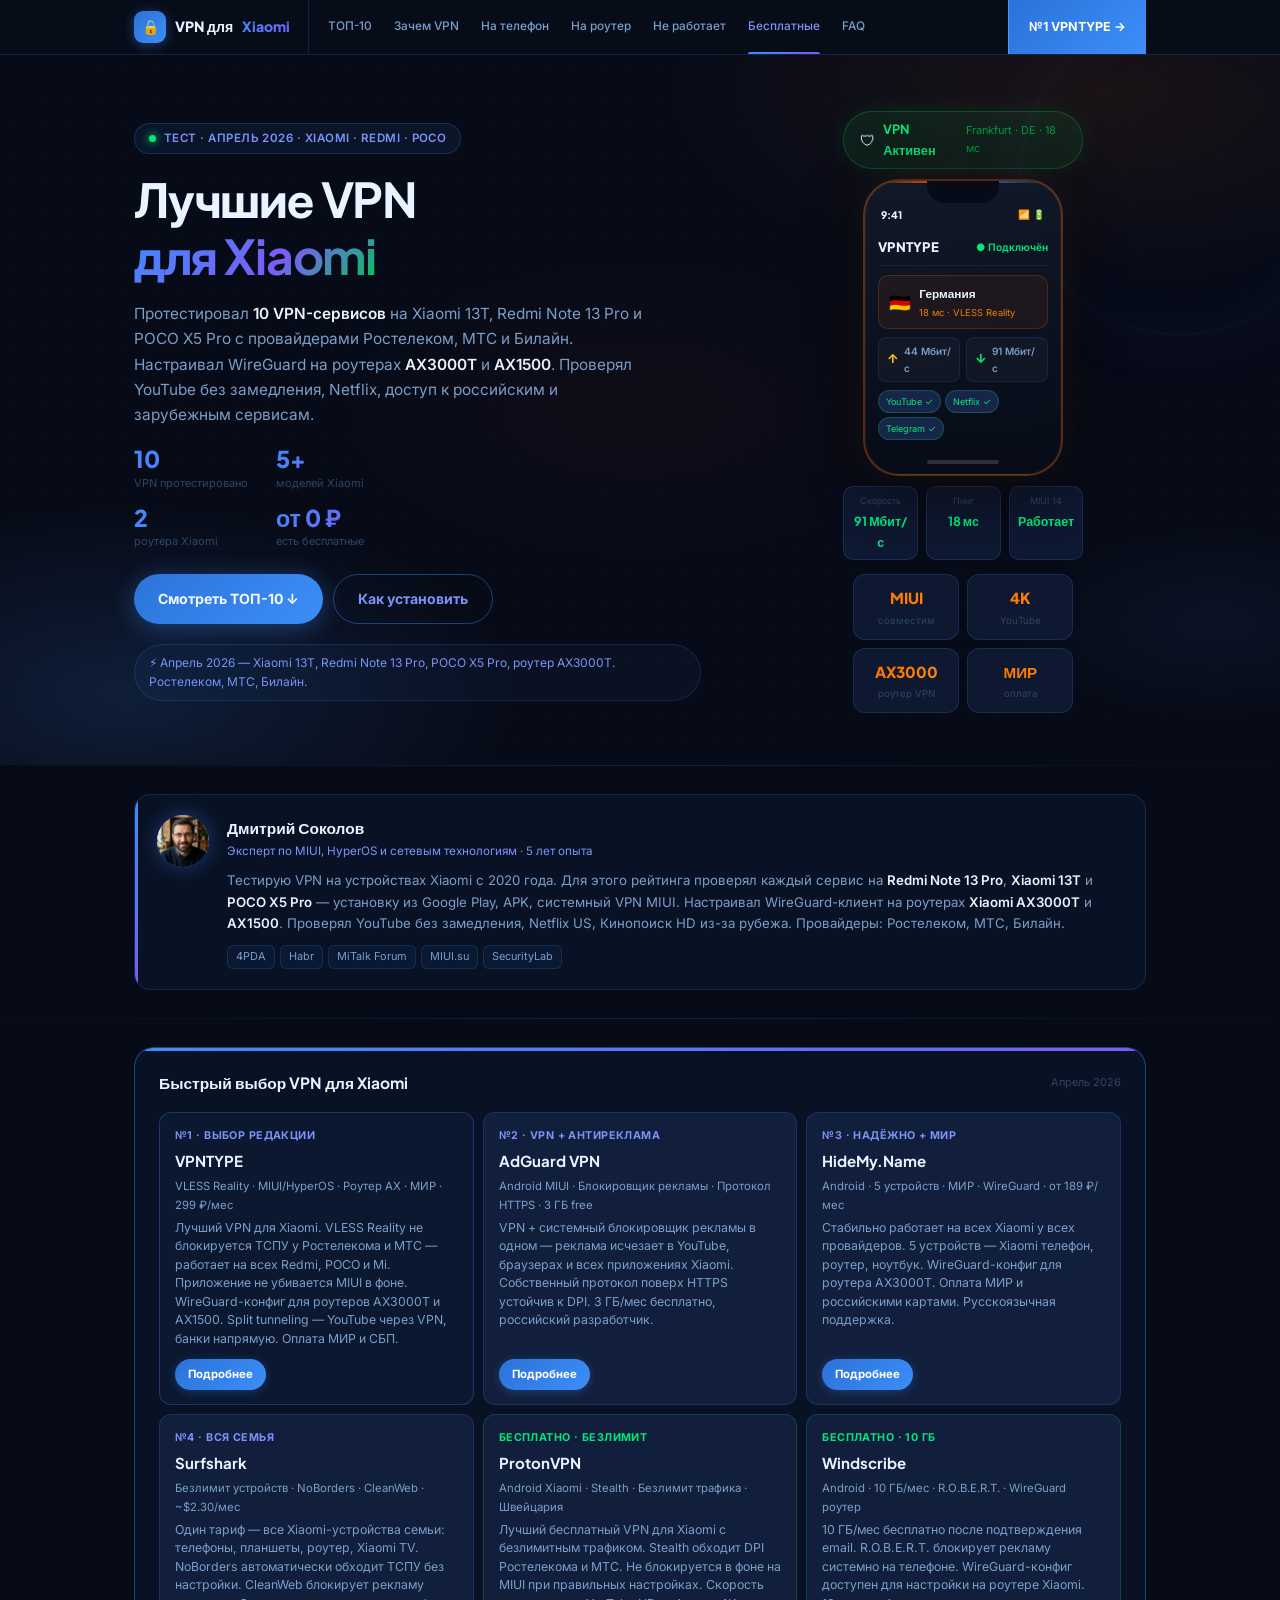
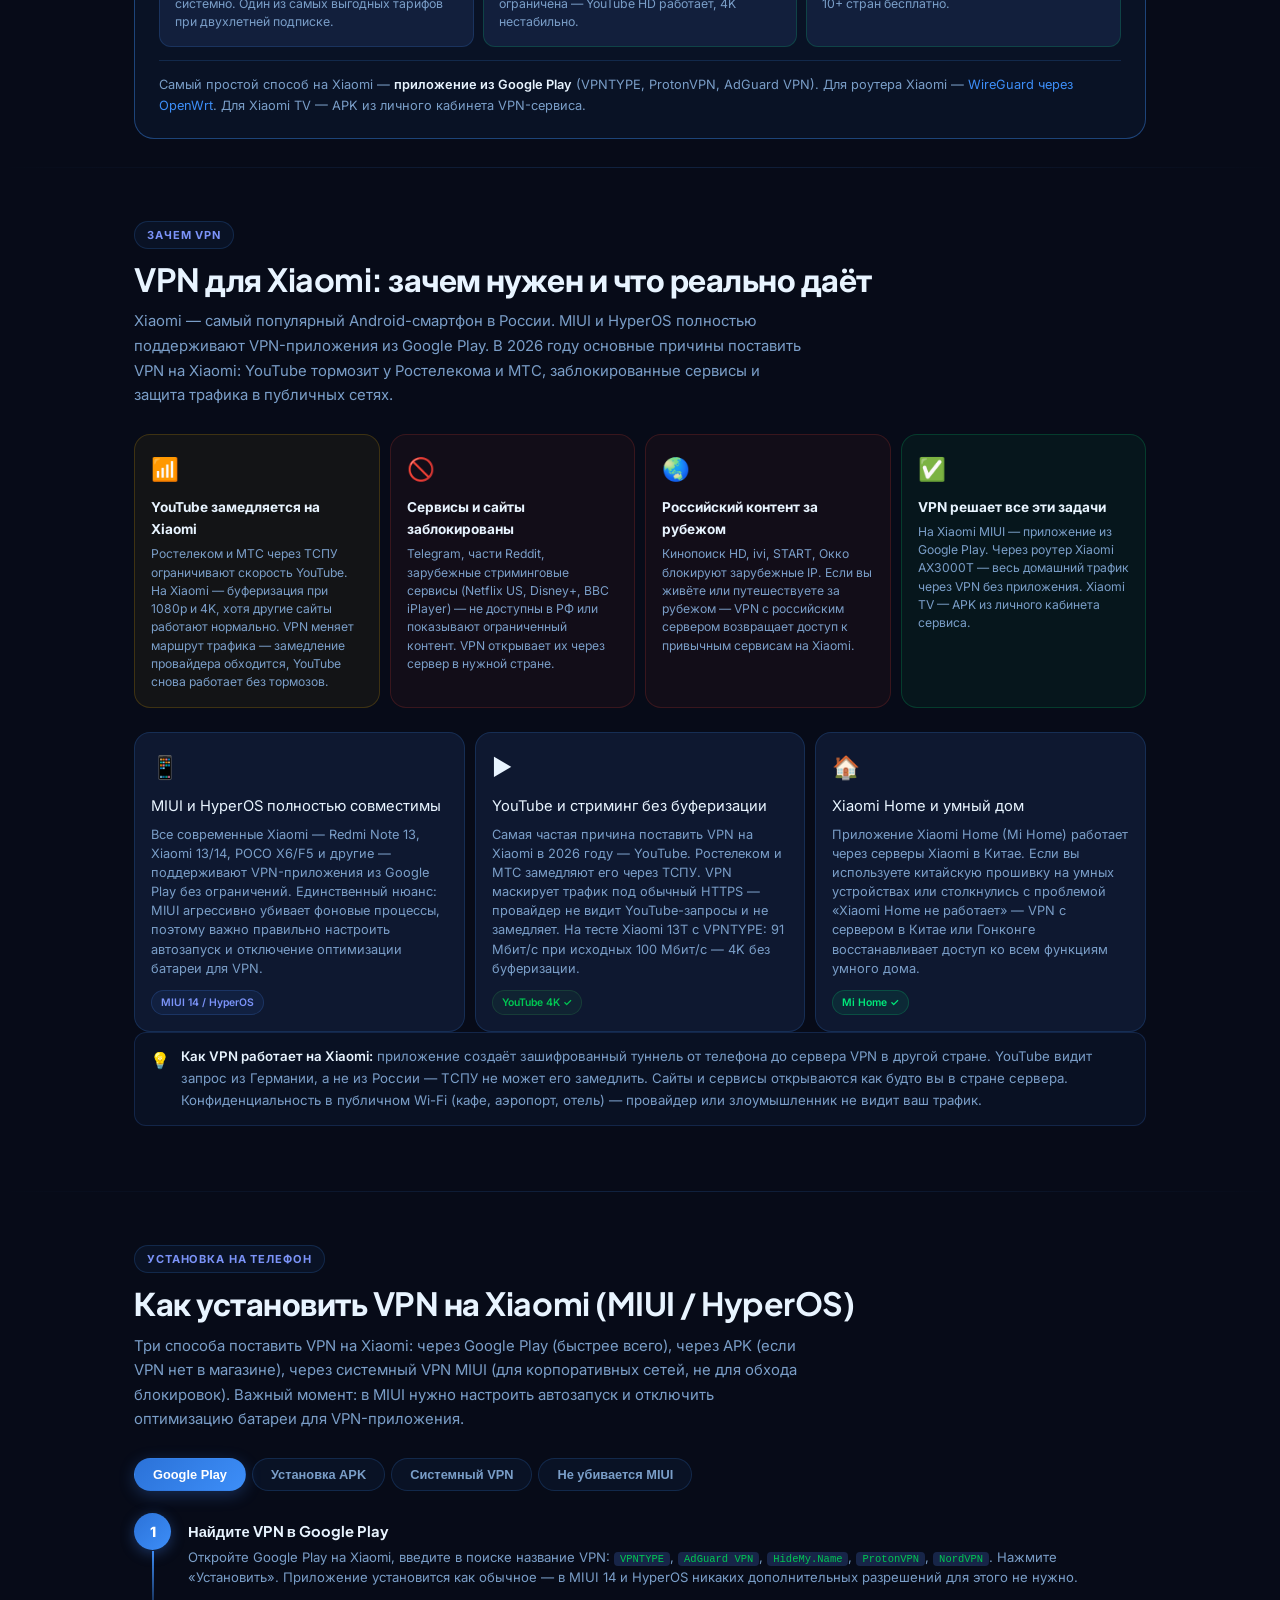
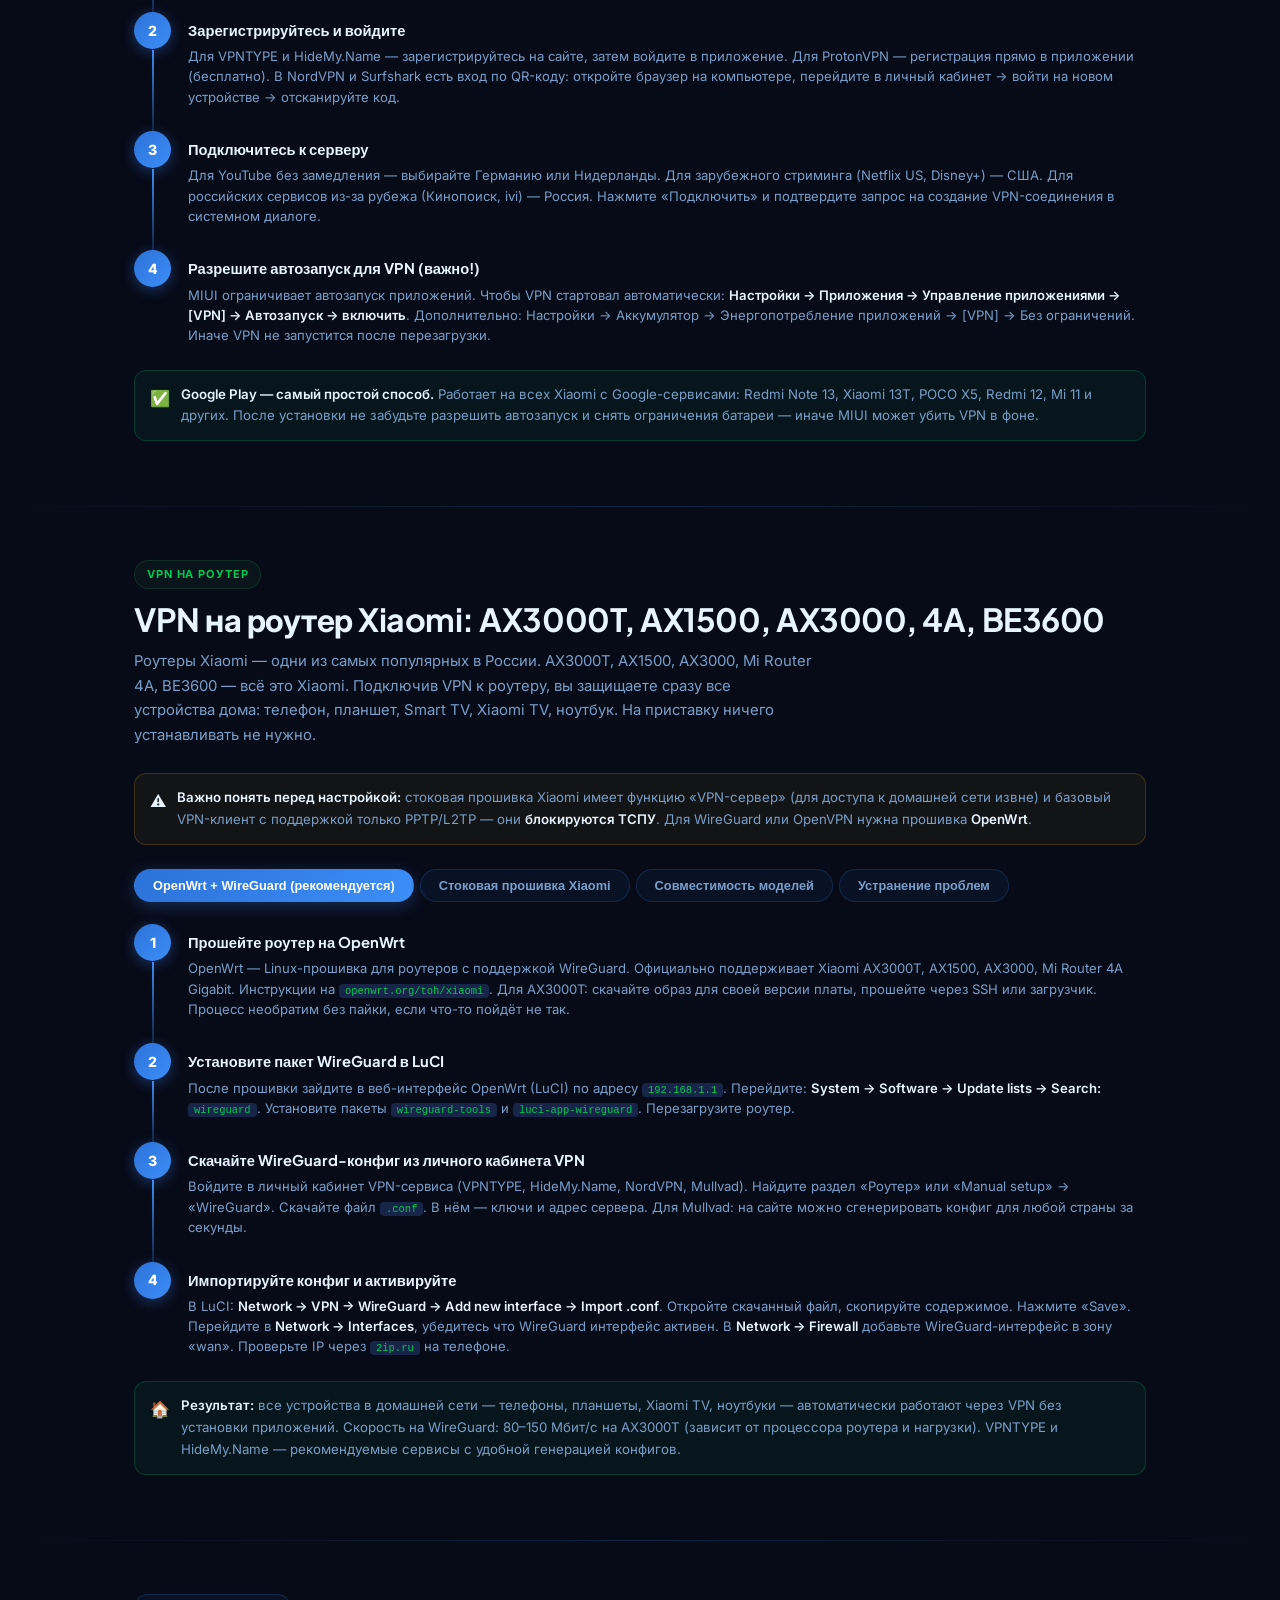
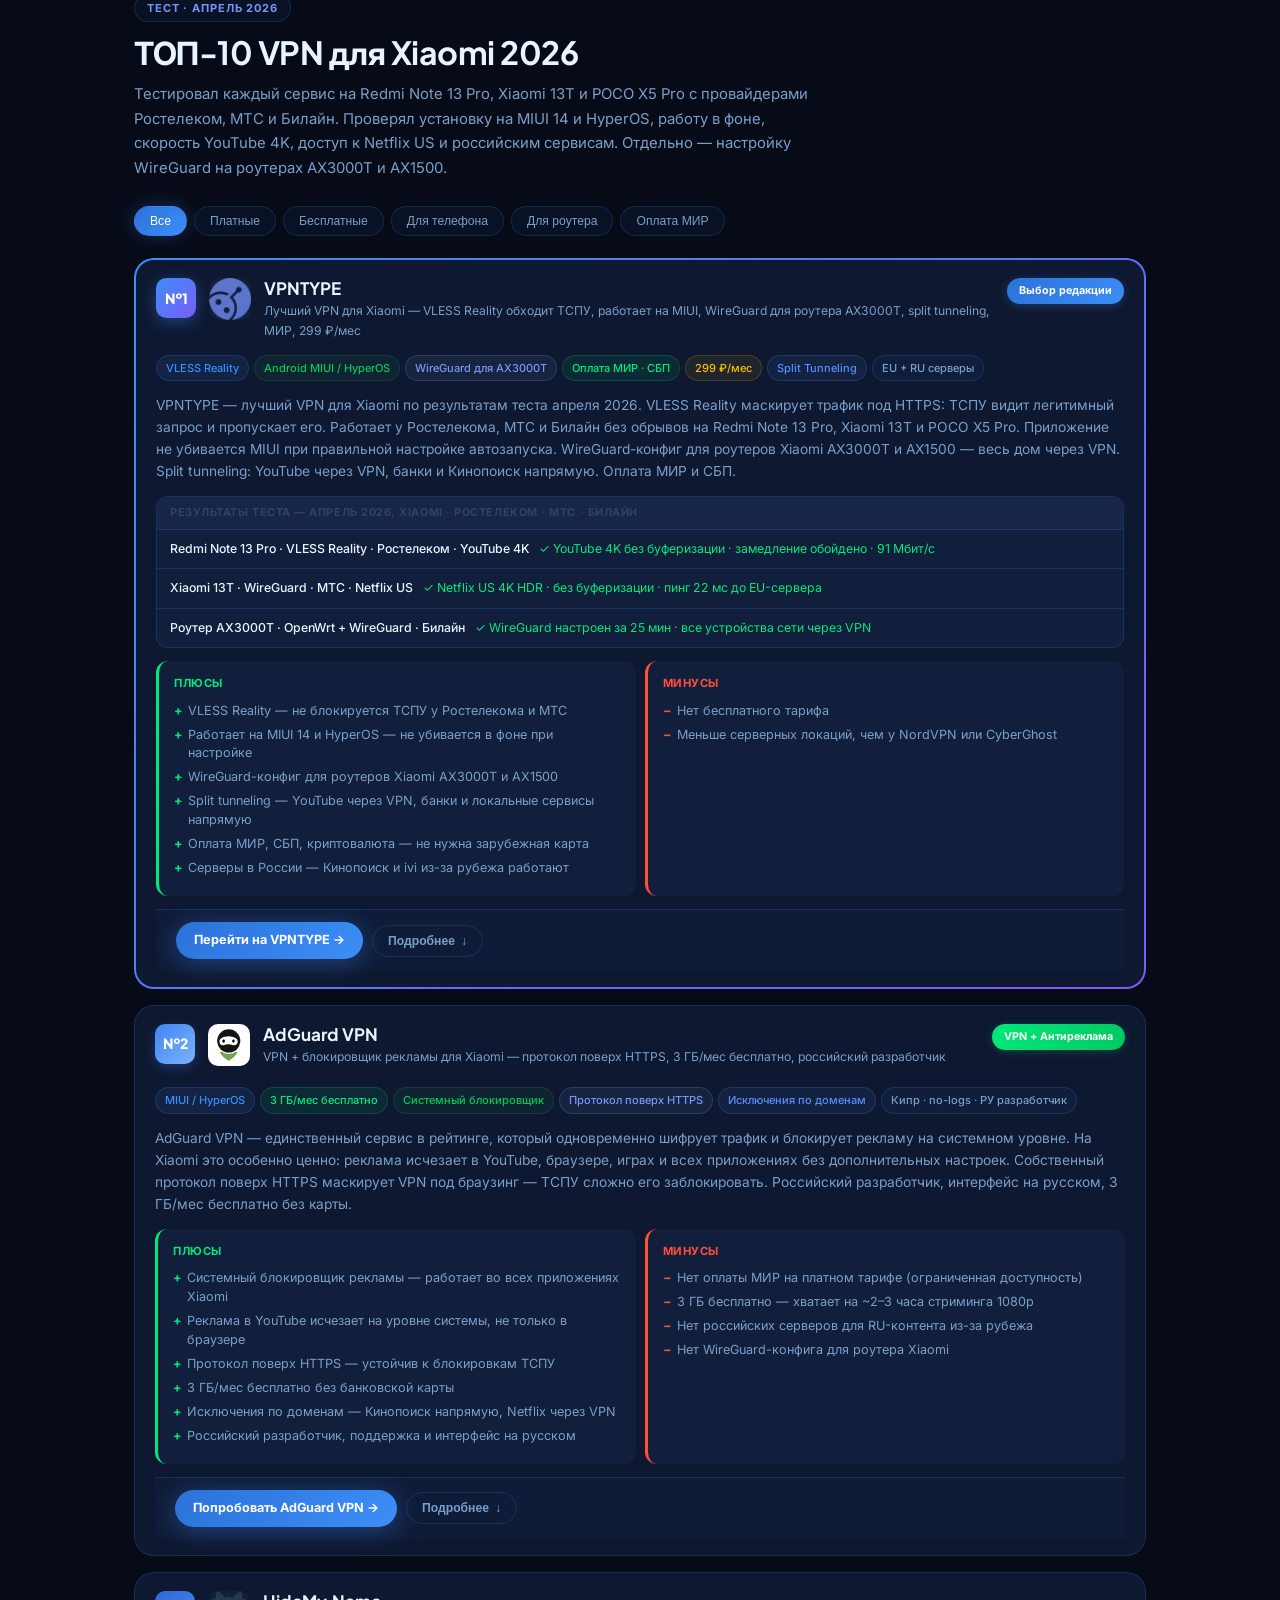
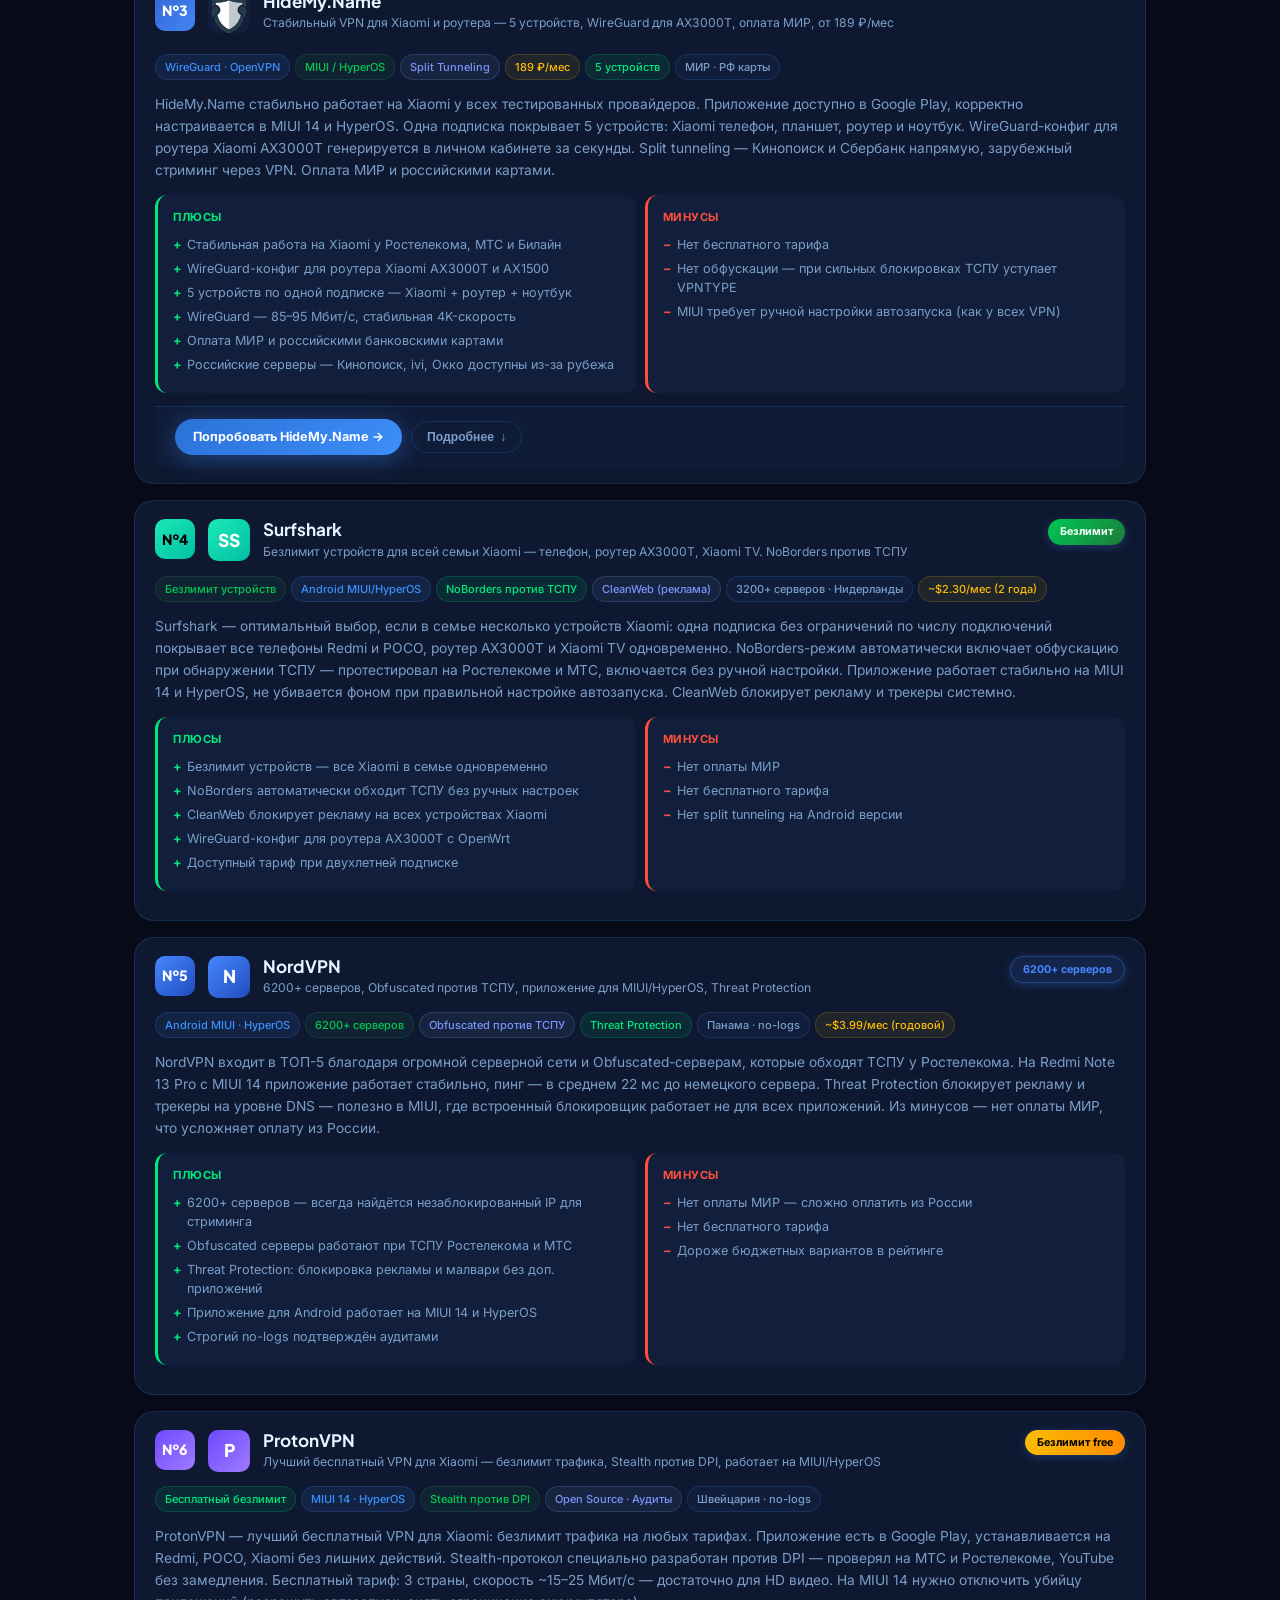
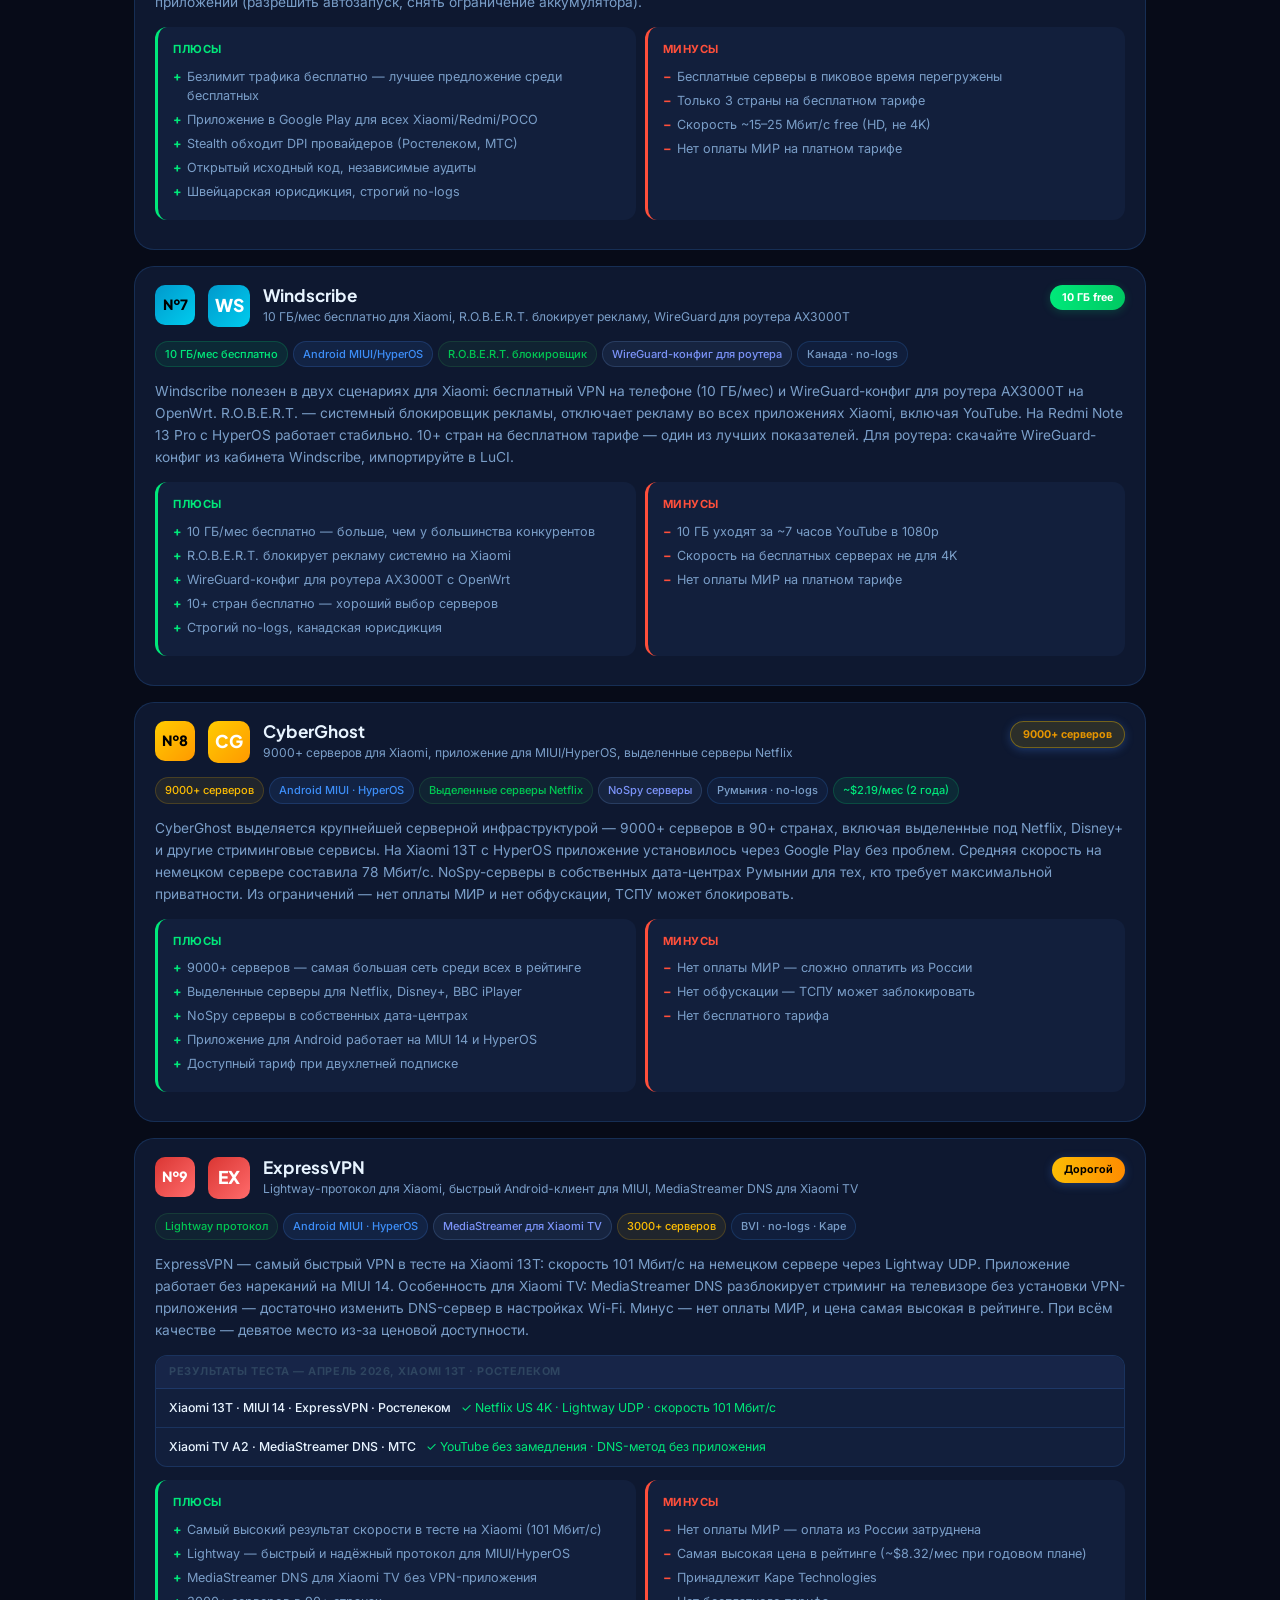
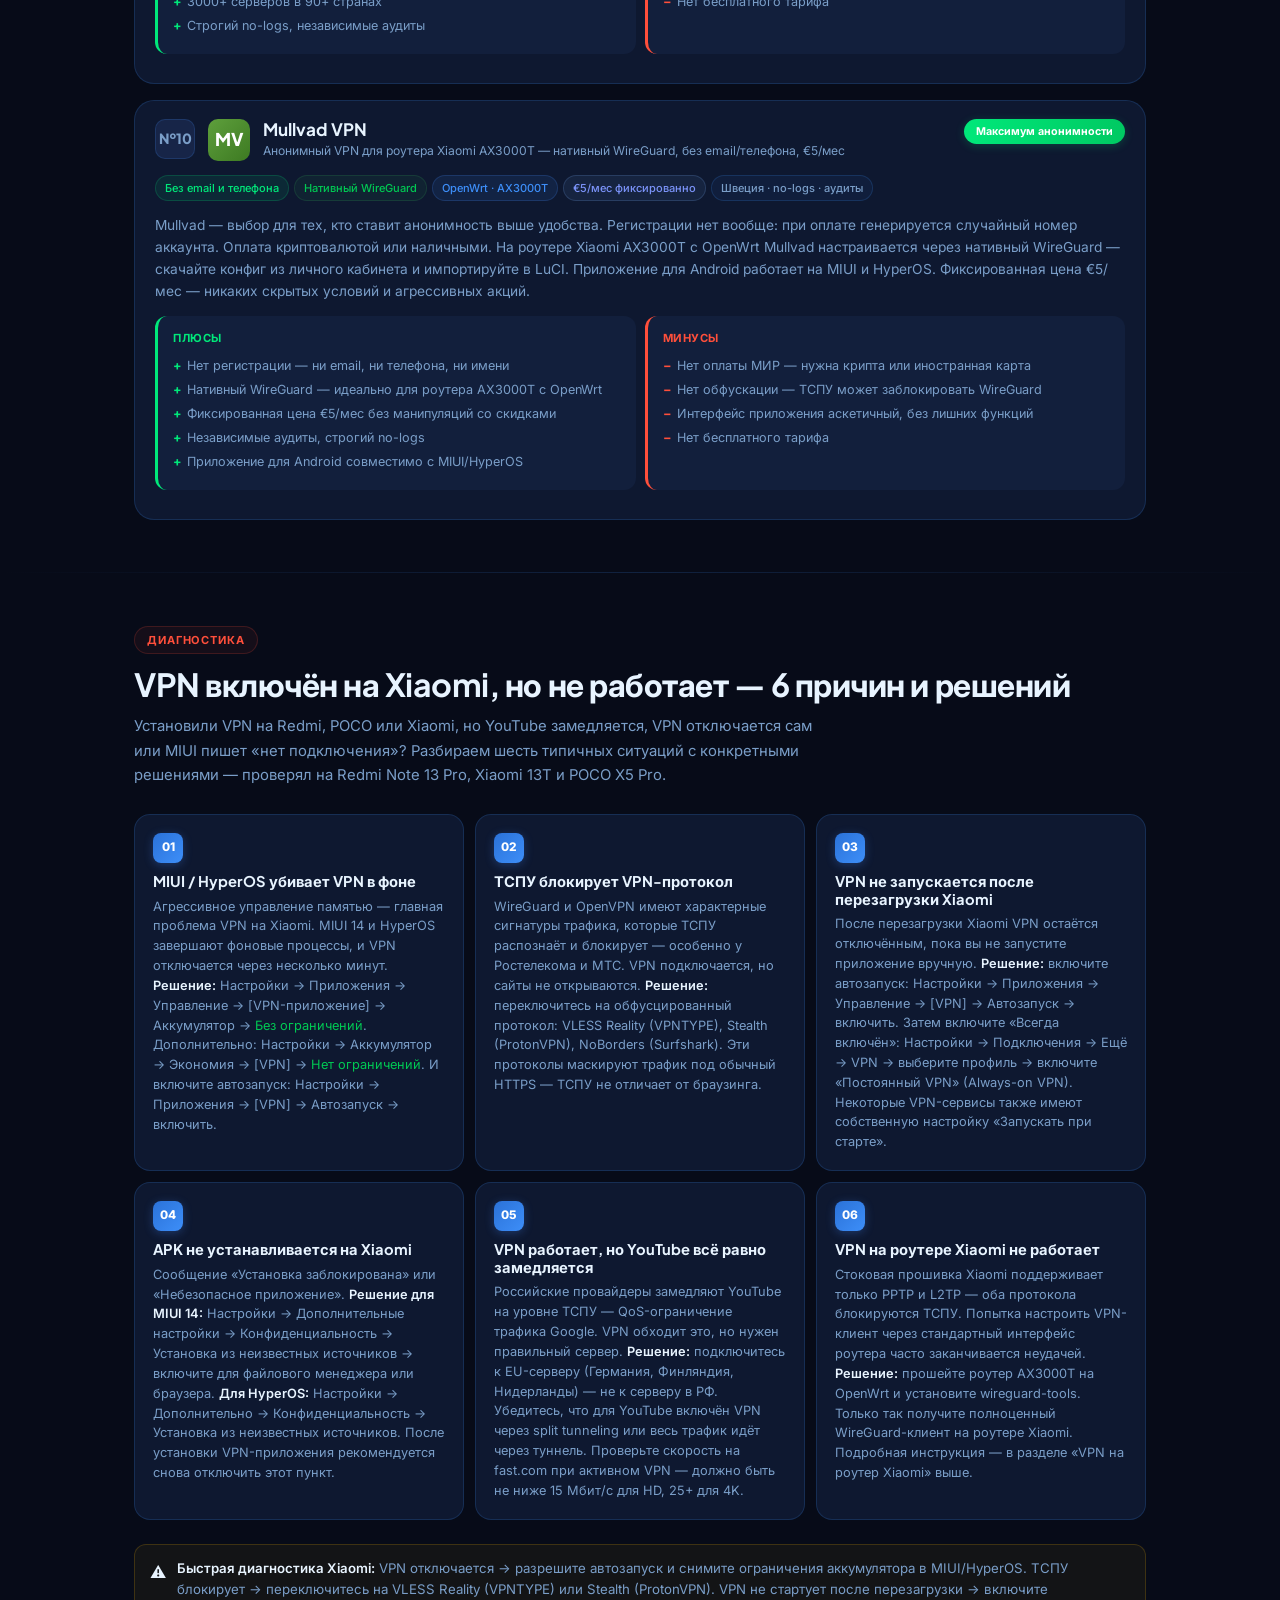
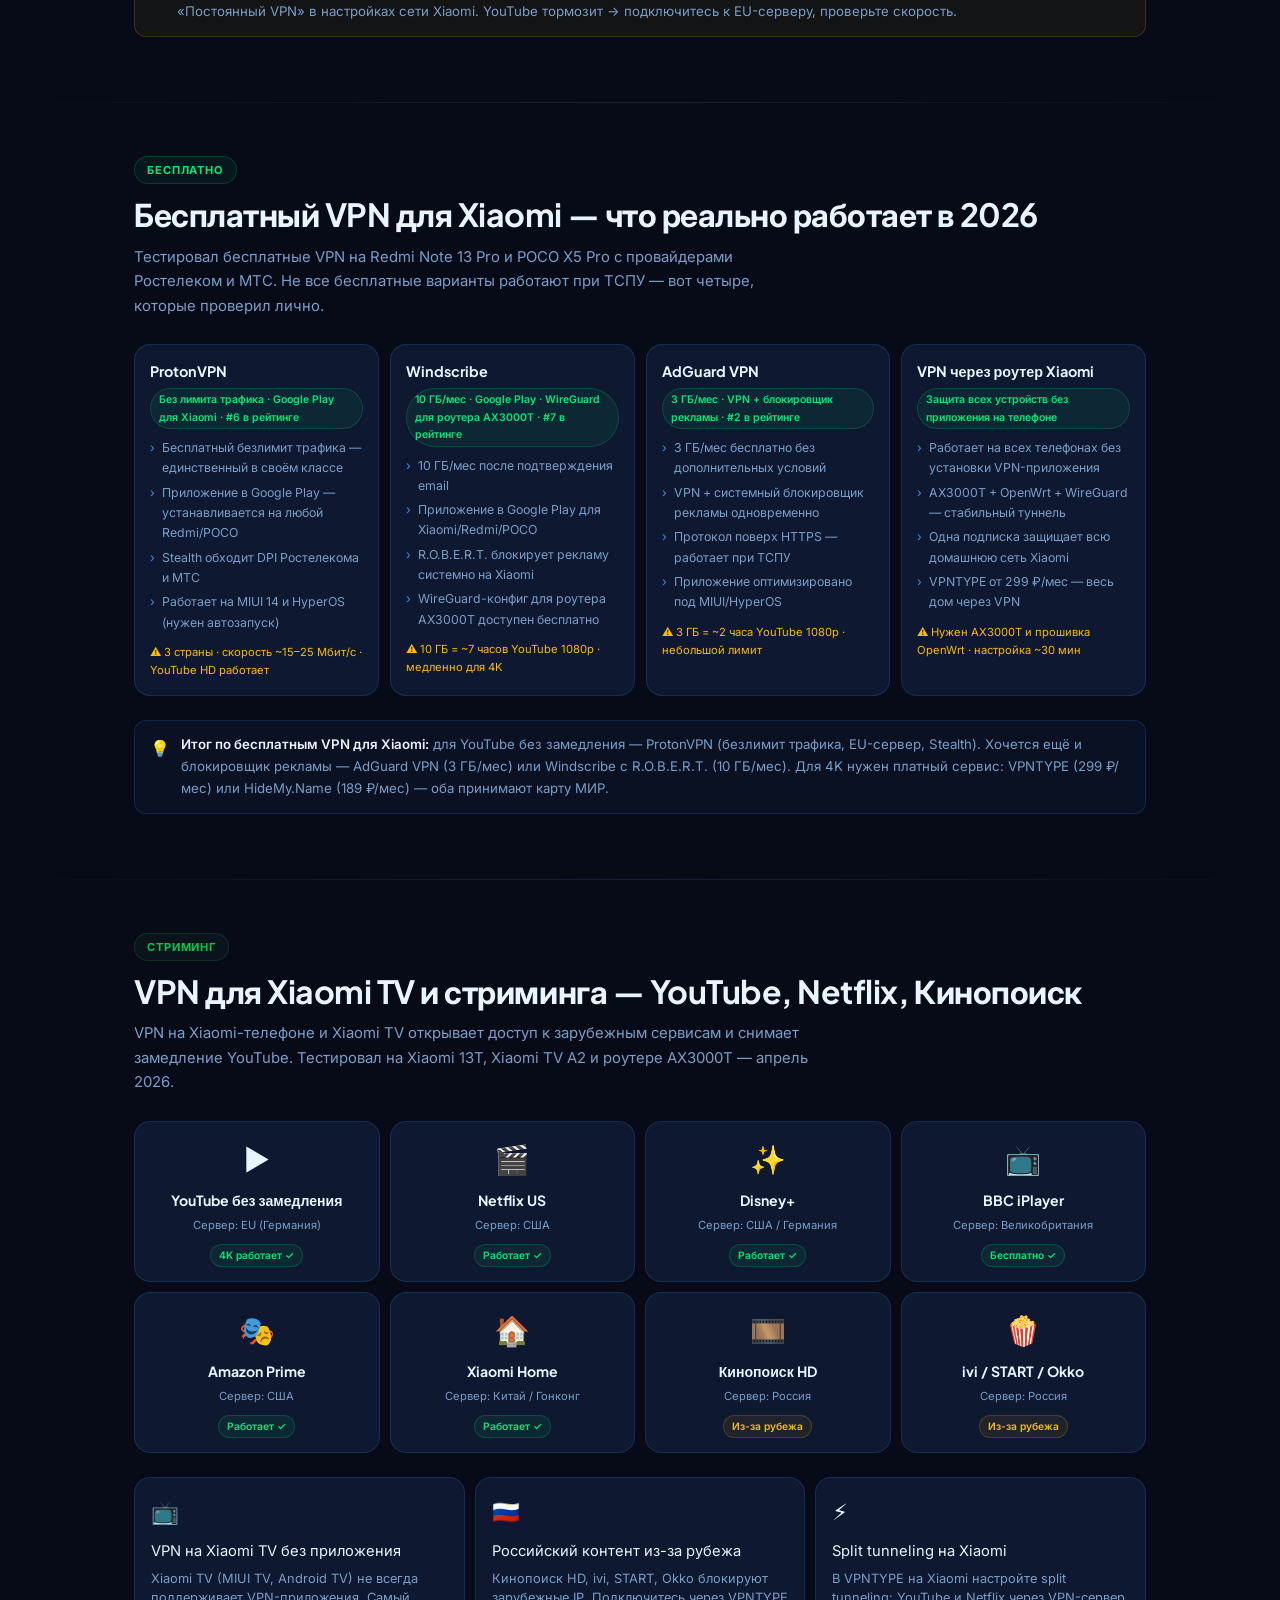
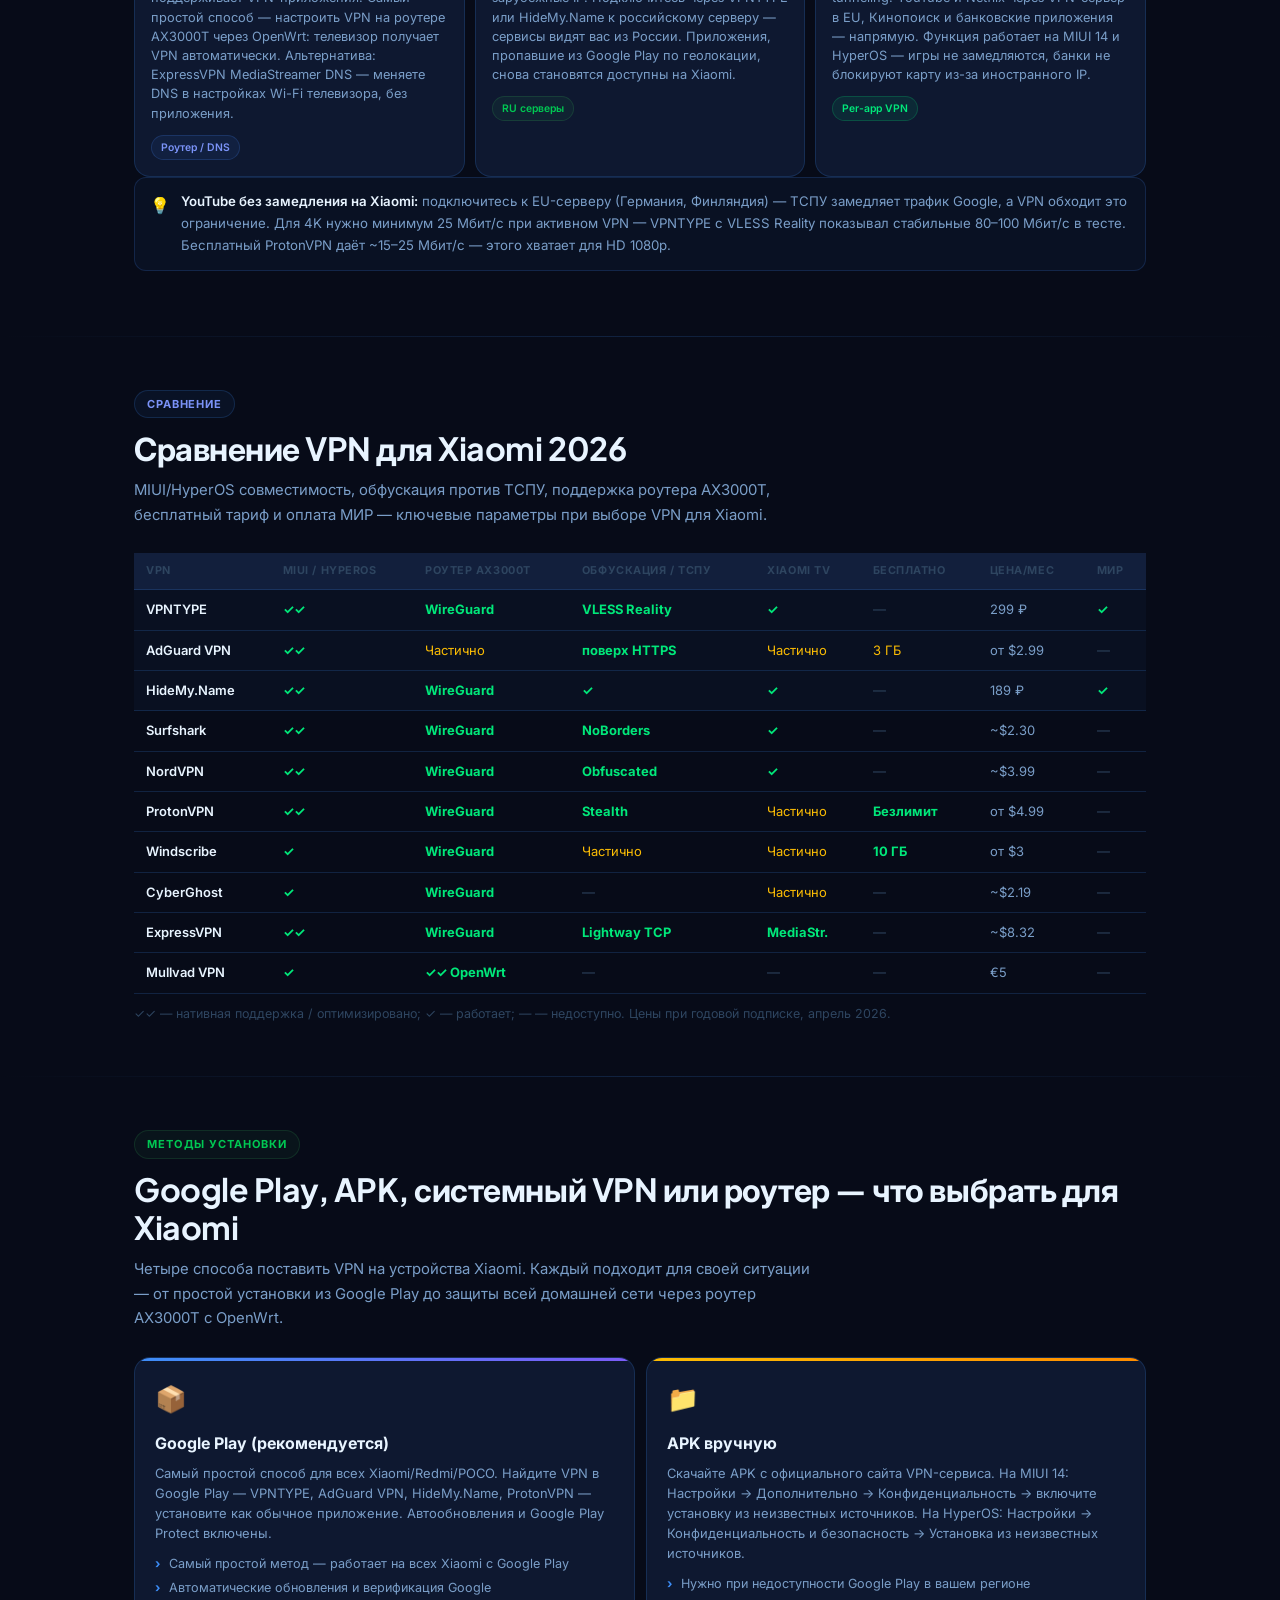
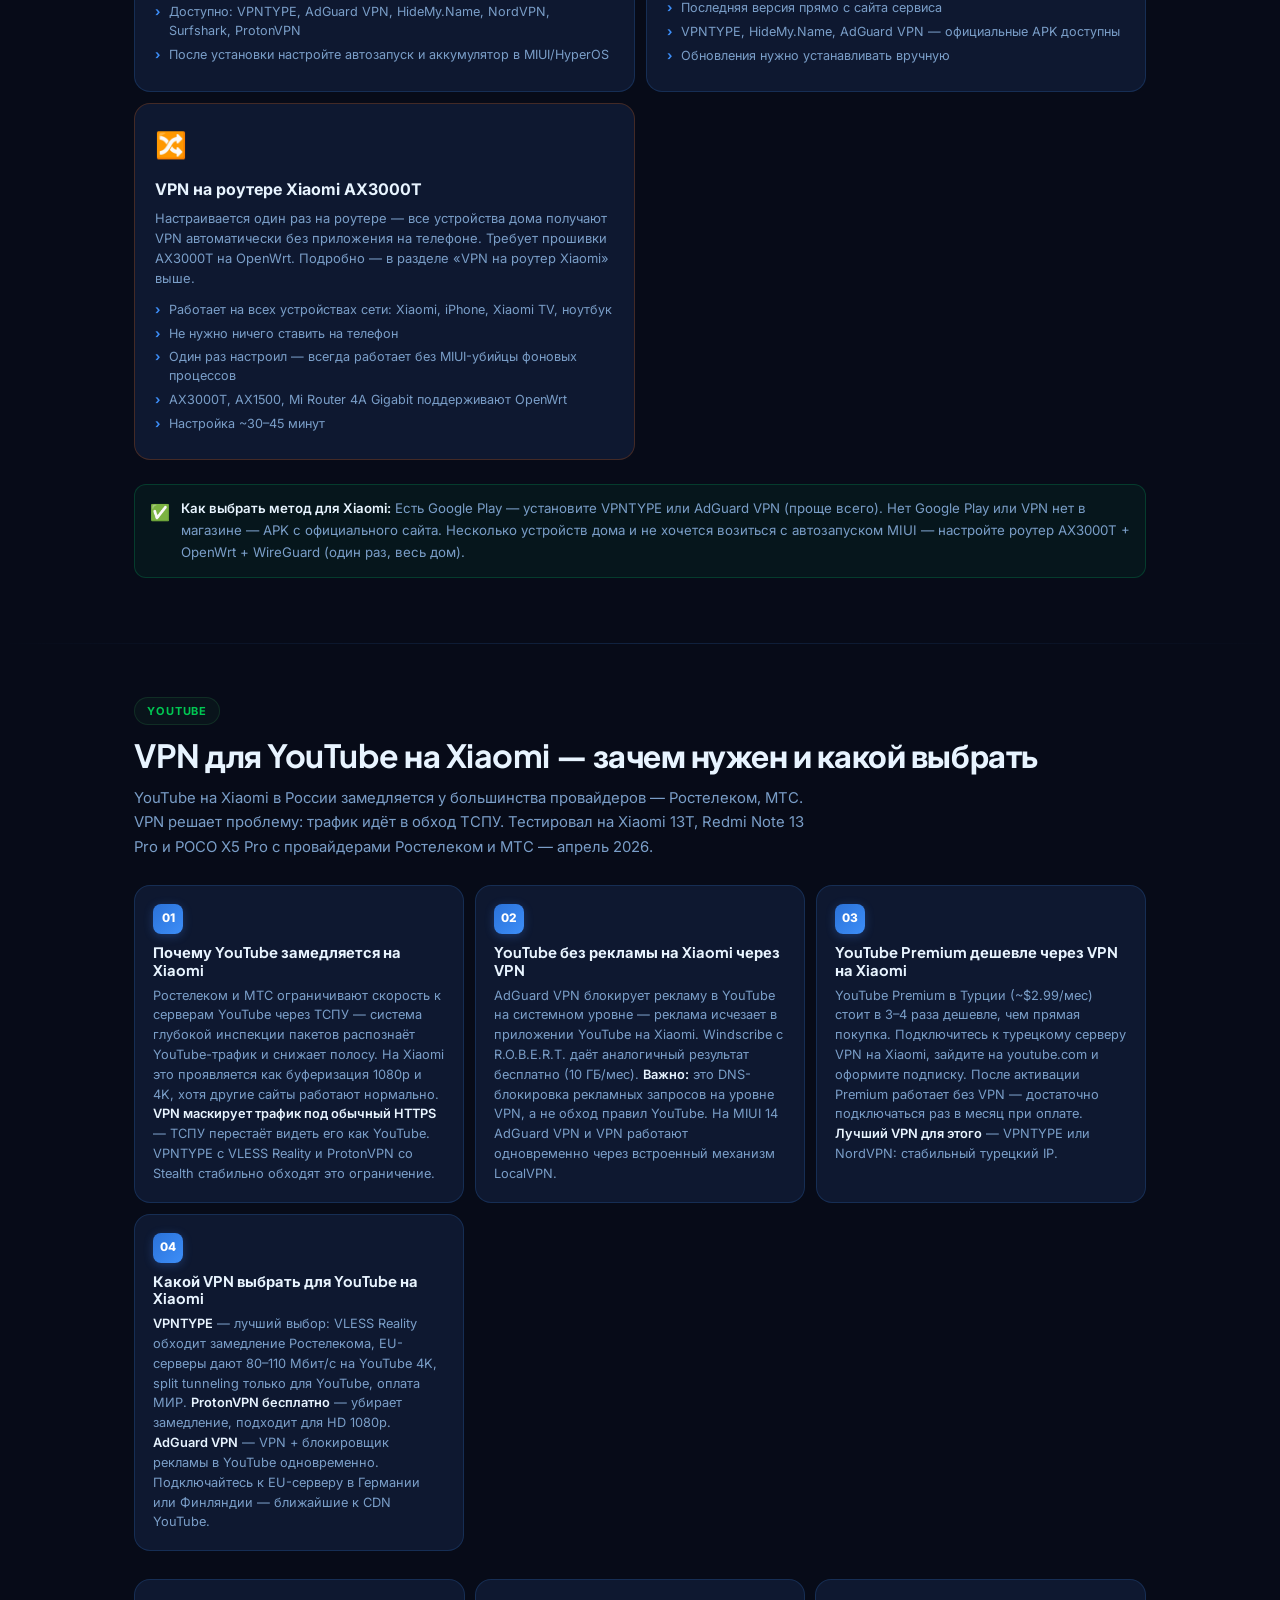
<file: index.html>
<!DOCTYPE html>
<html lang="ru">
<head>
<meta charset="UTF-8">
<meta name="viewport" content="width=device-width, initial-scale=1.0">
<title>Лучшие VPN для Xiaomi 2026 — ТОП-10: телефон, роутер AX3000T, Xiaomi TV</title>
<meta name="description" content="Протестировал 10 VPN для Xiaomi: на Redmi Note 13 Pro, Xiaomi 13T, POCO X5 Pro и роутерах AX3000T, AX1500. YouTube без замедления, настройка VPN на роутере, Xiaomi TV. Лучшие и бесплатные VPN. Апрель 2026.">
<meta name="keywords" content="впн для xiaomi, как установить впн на xiaomi, впн для роутера xiaomi, настроить впн xiaomi, xiaomi ax3000t впн">
<link rel="icon" type="image/svg+xml" href="favicon.svg">
<link rel="shortcut icon" href="favicon.svg">
<link rel="apple-touch-icon" href="favicon.svg">
<meta name="theme-color" content="#FF6900">
<link rel="stylesheet" href="styles.css">
<link rel="preconnect" href="https://fonts.googleapis.com">
<link rel="preconnect" href="https://fonts.gstatic.com" crossorigin>
<link href="https://fonts.googleapis.com/css2?family=Plus+Jakarta+Sans:wght@400;500;600;700;800&family=Inter:wght@400;500;600;700&display=swap" rel="stylesheet">
<meta property="og:title" content="Лучшие VPN для Xiaomi 2026 — ТОП-10: телефон, роутер AX3000T, Xiaomi TV">
<meta property="og:description" content="Протестировал 10 VPN на Xiaomi: Redmi Note 13 Pro, Xiaomi 13T, POCO X5 Pro, роутер AX3000T. YouTube без замедления, обход блокировок, Xiaomi TV, Xiaomi Home. Лучший и бесплатные варианты. Апрель 2026.">
<meta property="og:type" content="article">
<meta property="og:locale" content="ru_RU">
  <!-- Yandex.Metrika counter -->
<script type="text/javascript">
    (function(m,e,t,r,i,k,a){
        m[i]=m[i]||function(){(m[i].a=m[i].a||[]).push(arguments)};
        m[i].l=1*new Date();
        for (var j = 0; j < document.scripts.length; j++) {if (document.scripts[j].src === r) { return; }}
        k=e.createElement(t),a=e.getElementsByTagName(t)[0],k.async=1,k.src=r,a.parentNode.insertBefore(k,a)
    })(window, document,'script','https://mc.yandex.ru/metrika/tag.js?id=108732127', 'ym');

    ym(108732127, 'init', {ssr:true, webvisor:true, clickmap:true, ecommerce:"dataLayer", referrer: document.referrer, url: location.href, accurateTrackBounce:true, trackLinks:true});
</script>
<noscript><div><img src="https://mc.yandex.ru/watch/108732127" style="position:absolute; left:-9999px;" alt="" /></div></noscript>
<!-- /Yandex.Metrika counter -->
<script type="application/ld+json">
{
  "@context": "https://schema.org",
  "@type": "Article",
  "headline": "Лучшие VPN для Xiaomi 2026 — ТОП-10: телефон, роутер AX3000T и Xiaomi TV",
  "description": "Обзор 10 VPN для Xiaomi — телефоны Redmi и POCO, роутеры AX3000T и AX1500, Xiaomi TV. Тестировал на Redmi Note 13 Pro, Xiaomi 13T и POCO X5 Pro с провайдерами Ростелеком, МТС и Билайн. YouTube без замедления, настройка VPN на роутере Xiaomi, Xiaomi Home. Апрель 2026.",
  "datePublished": "2026-04-01",
  "dateModified": "2026-04-22",
  "author": {
    "@type": "Person",
    "name": "Дмитрий Соколов",
    "jobTitle": "Эксперт по MIUI, HyperOS и сетевым технологиям",
    "description": "5 лет тестирую VPN на устройствах Xiaomi: телефоны Redmi, POCO, Mi и роутеры серии AX. Для этого рейтинга проверял каждый сервис на Redmi Note 13 Pro, Xiaomi 13T и POCO X5 Pro с провайдерами Ростелеком, МТС и Билайн. Настраивал WireGuard на роутерах AX3000T и AX1500. Проверял YouTube без замедления, Netflix, Disney+ и российские сервисы. Публикуюсь на 4PDA, Habr, MiTalk Forum."
  },
  "publisher": { "@type": "Organization", "name": "VPN для Xiaomi · Рейтинг 2026" },
  "inLanguage": "ru"
}
</script>
<script type="application/ld+json">
{
  "@context": "https://schema.org",
  "@type": "ItemList",
  "name": "ТОП-10 VPN для Xiaomi 2026",
  "numberOfItems": 10,
  "itemListElement": [
    { "@type": "ListItem", "position": 1,  "name": "VPNTYPE",     "description": "Лучший VPN для Xiaomi — VLESS Reality обходит ТСПУ, приложение для MIUI/HyperOS, split tunneling, WireGuard для роутера AX3000T, оплата МИР, 299 ₽/мес" },
    { "@type": "ListItem", "position": 2,  "name": "AdGuard VPN", "description": "VPN + блокировщик рекламы для Xiaomi — протокол поверх HTTPS, работает на MIUI 14 и HyperOS, 3 ГБ/мес бесплатно" },
    { "@type": "ListItem", "position": 3,  "name": "HideMy.Name", "description": "Стабильный VPN для Xiaomi и роутера — 5 устройств, WireGuard, оплата МИР, от 189 ₽/мес, настройка на AX3000T" },
    { "@type": "ListItem", "position": 4,  "name": "Surfshark",   "description": "Безлимит устройств для всей семьи Xiaomi — телефон, роутер, TV. NoBorders против ТСПУ, CleanWeb, ~$2.30/мес" },
    { "@type": "ListItem", "position": 5,  "name": "NordVPN",     "description": "6200+ серверов, Obfuscated против ТСПУ, Android приложение для Xiaomi Redmi, приложение для MIUI, Threat Protection" },
    { "@type": "ListItem", "position": 6,  "name": "ProtonVPN",   "description": "Лучший бесплатный VPN для Xiaomi — безлимит трафика, Stealth против DPI, Android-приложение для MIUI/HyperOS" },
    { "@type": "ListItem", "position": 7,  "name": "Windscribe",  "description": "10 ГБ/мес бесплатно для Xiaomi, R.O.B.E.R.T. блокирует рекламу, настройка WireGuard на роутере Xiaomi" },
    { "@type": "ListItem", "position": 8,  "name": "CyberGhost",  "description": "9000+ серверов для Xiaomi, приложение для Android MIUI, выделенные серверы для Netflix, ~$2.19/мес" },
    { "@type": "ListItem", "position": 9,  "name": "ExpressVPN",  "description": "Lightway-протокол для Xiaomi, быстрый Android-клиент, MediaStreamer DNS для Xiaomi TV, 3000+ серверов" },
    { "@type": "ListItem", "position": 10, "name": "Mullvad VPN", "description": "Анонимный VPN для роутера Xiaomi — нативный WireGuard, без email/телефона, €5/мес, отлично для OpenWrt на AX3000T" }
  ]
}
</script>
<script type="application/ld+json">
{
  "@context": "https://schema.org",
  "@type": "FAQPage",
  "mainEntity": [
    {
      "@type": "Question",
      "name": "Как установить VPN на Xiaomi?",
      "acceptedAnswer": { "@type": "Answer", "text": "На Xiaomi (MIUI 14, HyperOS) три способа. 1) Через Google Play: найдите VPN в Play Market (VPNTYPE, AdGuard VPN, HideMy.Name, ProtonVPN) и установите. 2) APK вручную: скачайте APK с сайта VPN-сервиса, разрешите установку из неизвестных источников в Настройки → Дополнительно → Конфиденциальность, установите файл. 3) Через встроенный VPN MIUI: Настройки → Подключения → Ещё → VPN → добавьте профиль — но только для PPTP/L2TP, не для обхода блокировок." }
    },
    {
      "@type": "Question",
      "name": "Как настроить VPN на роутере Xiaomi AX3000T?",
      "acceptedAnswer": { "@type": "Answer", "text": "На роутере Xiaomi AX3000T со стоковой прошивкой доступен только VPN-сервер (для подключения к домашней сети извне) и базовый VPN-клиент для PPTP/L2TP. Для полноценного VPN-клиента (WireGuard, OpenVPN) нужна прошивка OpenWrt: 1) Прошейте AX3000T на OpenWrt (инструкции на openwrt.org). 2) Установите пакет wireguard-tools. 3) Скачайте .conf-файл из личного кабинета VPNTYPE или HideMy.Name. 4) Импортируйте в LuCI: Network → VPN → WireGuard. Все устройства в сети получат VPN автоматически." }
    },
    {
      "@type": "Question",
      "name": "Как включить и отключить VPN на Xiaomi?",
      "acceptedAnswer": { "@type": "Answer", "text": "Через приложение VPN: откройте VPNTYPE/AdGuard/HideMy.Name, нажмите кнопку подключения. Отключение — та же кнопка. Через быстрые настройки MIUI: потяните шторку уведомлений вниз → иконка VPN (если добавлена). Через системные настройки: Настройки → Подключения → Ещё → VPN → нажмите на профиль → Подключить / Отключить." }
    },
    {
      "@type": "Question",
      "name": "Почему VPN не работает на Xiaomi?",
      "acceptedAnswer": { "@type": "Answer", "text": "Частые причины на MIUI/HyperOS: 1) MIUI убивает VPN-процесс фоном — откройте Настройки → Приложения → Управление → [VPN] → Аккумулятор → Без ограничений, и Настройки → Аккумулятор → Энергопотребление → [VPN] → Нет ограничений. 2) ТСПУ блокирует WireGuard/OpenVPN — переключитесь на VLESS Reality (VPNTYPE) или Stealth (ProtonVPN). 3) MIUI блокирует VPN после перезагрузки — включите автозапуск для VPN-приложения в Настройки → Приложения → [VPN] → Автозапуск." }
    },
    {
      "@type": "Question",
      "name": "Какой VPN лучше для Xiaomi?",
      "acceptedAnswer": { "@type": "Answer", "text": "По тесту апреля 2026 на Redmi Note 13 Pro, Xiaomi 13T и POCO X5 Pro с Ростелеком, МТС и Билайн: VPNTYPE — лучший выбор. VLESS Reality обходит ТСПУ, не убивается MIUI, split tunneling, оплата МИР (299 ₽/мес). AdGuard VPN — VPN + блокировщик рекламы системно. HideMy.Name — стабильно у всех провайдеров, оплата МИР (от 189 ₽/мес). ProtonVPN — лучший бесплатный вариант для Xiaomi." }
    },
    {
      "@type": "Question",
      "name": "VPN для Xiaomi бесплатно — что работает?",
      "acceptedAnswer": { "@type": "Answer", "text": "Для Xiaomi работают бесплатные VPN: ProtonVPN — безлимит трафика, приложение в Google Play, Stealth обходит DPI. Windscribe — 10 ГБ/мес, настройка WireGuard для роутера. AdGuard VPN — 3 ГБ/мес, VPN + блокировщик рекламы. Для YouTube без замедления достаточно бесплатного ProtonVPN (EU-сервер). Для 4K-стриминга нужен платный сервис." }
    },
    {
      "@type": "Question",
      "name": "Как поставить VPN на роутер Xiaomi?",
      "acceptedAnswer": { "@type": "Answer", "text": "На роутерах Xiaomi (AX3000T, AX1500, AX3000, 4A) стоковая прошивка поддерживает только PPTP/L2TP — они блокируются ТСПУ. Для WireGuard/OpenVPN нужна прошивка OpenWrt: 1) Прошейте роутер по инструкции с openwrt.org. 2) Установите luci-app-wireguard. 3) Скачайте WireGuard-конфиг из кабинета VPN-сервиса. 4) Импортируйте в LuCI. Модели AX3000T, AX1500, Mi Router 4A Gigabit поддерживают OpenWrt официально." }
    },
    {
      "@type": "Question",
      "name": "Xiaomi Home не работает без VPN?",
      "acceptedAnswer": { "@type": "Answer", "text": "Да, приложение Xiaomi Home (Mi Home) для управления умными устройствами Xiaomi использует серверы в Китае и иногда в других регионах. Если в вашем регионе доступ к серверам ограничен или вы используете китайскую прошивку на смарт-устройствах — VPN с сервером в Китае или Гонконге решает проблему. Подключитесь к VPN → откройте Xiaomi Home → серверы становятся доступны." }
    }
  ]
}
</script>
</head>

<body>
<div id="read-progress"></div>

<!-- NAVIGATION -->
<nav class="site-nav" role="navigation" aria-label="Основная навигация">
  <div class="container">
    <div class="nav-inner">
      <a href="#" class="nav-logo">
        <div class="logo-icon">🔒</div>
        VPN для <span class="logo-word">Xiaomi</span>
      </a>
      <ul class="nav-tabs">
        <li><a href="#top10">ТОП-10</a></li>
        <li><a href="#why-vpn">Зачем VPN</a></li>
        <li><a href="#setup">На телефон</a></li>
        <li><a href="#router">На роутер</a></li>
        <li><a href="#why-not-working">Не работает</a></li>
        <li><a href="#free">Бесплатные</a></li>
        <li><a href="#faq">FAQ</a></li>
      </ul>
      <a href="#vpntype-card" class="nav-cta">№1 VPNTYPE →</a>
      <button class="burger" id="burger-btn" aria-label="Меню" aria-expanded="false">
        <span></span><span></span><span></span>
      </button>
    </div>
  </div>
</nav>

<div class="mobile-menu" id="mobile-menu">
  <a href="#top10">ТОП-10 VPN для Xiaomi</a>
  <a href="#why-vpn">Зачем VPN на Xiaomi</a>
  <a href="#setup">Как установить VPN на Xiaomi</a>
  <a href="#router">VPN на роутер Xiaomi</a>
  <a href="#why-not-working">VPN не работает на Xiaomi</a>
  <a href="#free">Бесплатные VPN для Xiaomi</a>
  <a href="#streaming">Xiaomi TV и стриминг</a>
  <a href="#compare">Сравнение VPN</a>
  <a href="#youtube-vpn">YouTube без замедления</a>
  <a href="#faq">Частые вопросы</a>
  <a href="#vpntype-card" class="mm-cta">Попробовать VPNTYPE №1 →</a>
</div>

<!-- HERO -->
<section class="hero" aria-label="Лучшие VPN для Xiaomi">
  <div class="hero-bg"></div>
  <div class="container">
    <div class="hero-grid">

      <!-- Left: Content -->
      <div class="hero-content">
        <div class="hero-eyebrow fade-up">
          <span class="live-dot"></span>Тест · Апрель 2026 · Xiaomi · Redmi · POCO
        </div>
        <h1 class="hero-title fade-up">
          Лучшие VPN<br>
          <span class="hl">для Xiaomi</span>
        </h1>
        <p class="hero-desc fade-up delay-1">
          Протестировал <strong>10 VPN-сервисов</strong> на Xiaomi 13T, Redmi Note 13 Pro и POCO X5 Pro с провайдерами Ростелеком, МТС и Билайн. Настраивал WireGuard на роутерах <strong>AX3000T</strong> и <strong>AX1500</strong>. Проверял YouTube без замедления, Netflix, доступ к российским и зарубежным сервисам.
        </p>
        <div class="hero-stats fade-up delay-2">
          <div class="hero-stat"><span class="stat-val">10</span><span class="stat-lbl">VPN протестировано</span></div>
          <div class="hero-stat"><span class="stat-val">5+</span><span class="stat-lbl">моделей Xiaomi</span></div>
          <div class="hero-stat"><span class="stat-val">2</span><span class="stat-lbl">роутера Xiaomi</span></div>
          <div class="hero-stat"><span class="stat-val">от 0 ₽</span><span class="stat-lbl">есть бесплатные</span></div>
        </div>
        <div class="hero-actions fade-up delay-3">
          <a href="#top10" class="btn btn-primary">Смотреть ТОП-10 ↓</a>
          <a href="#setup" class="btn btn-ghost">Как установить</a>
        </div>
        <div class="update-bar fade-up delay-3">
          ⚡ Апрель 2026 — Xiaomi 13T, Redmi Note 13 Pro, POCO X5 Pro, роутер AX3000T. Ростелеком, МТС, Билайн.
        </div>
      </div>

      <!-- Right: Xiaomi phone mockup -->
      <div class="hero-visual">
        <div class="phone-wrap">
          <div class="phone-vpn-badge">
            <span class="phone-shield">🛡</span>
            <span class="phone-vpn-text">VPN Активен</span>
            <span class="phone-server">Frankfurt · DE · 18 мс</span>
          </div>
          <div class="phone-frame">
            <div class="phone-notch"></div>
            <div class="phone-status-bar">
              <span class="psb-time">9:41</span>
              <div class="psb-icons">
                <span class="psb-icon">📶</span>
                <span class="psb-icon">🔋</span>
              </div>
            </div>
            <div class="phone-screen">
              <div class="phone-vpn-header">
                <div class="pvh-name">VPNTYPE</div>
                <div class="pvh-status connected">● Подключён</div>
              </div>
              <div class="phone-vpn-server">
                <div class="pvs-flag">🇩🇪</div>
                <div class="pvs-info">
                  <div class="pvs-country">Германия</div>
                  <div class="pvs-ping">18 мс · VLESS Reality</div>
                </div>
              </div>
              <div class="phone-speed-row">
                <div class="psr-item">
                  <span class="psr-arrow up">↑</span>
                  <span class="psr-val">44 Мбит/с</span>
                </div>
                <div class="psr-item">
                  <span class="psr-arrow down">↓</span>
                  <span class="psr-val">91 Мбит/с</span>
                </div>
              </div>
              <div class="phone-apps-row">
                <span class="papp ok">YouTube ✓</span>
                <span class="papp ok">Netflix ✓</span>
                <span class="papp ok">Telegram ✓</span>
              </div>
            </div>
            <div class="phone-home-bar"></div>
          </div>
          <div class="phone-metrics">
            <div class="pm-item">
              <span class="pm-k">Скорость</span>
              <span class="pm-v ok">91 Мбит/с</span>
            </div>
            <div class="pm-item">
              <span class="pm-k">Пинг</span>
              <span class="pm-v ok">18 мс</span>
            </div>
            <div class="pm-item">
              <span class="pm-k">MIUI 14</span>
              <span class="pm-v ok">Работает</span>
            </div>
          </div>
        </div>
        <div class="hero-side-grid">
          <div class="hero-side-card"><div class="val">MIUI</div><div class="lbl">совместим</div></div>
          <div class="hero-side-card"><div class="val">4K</div><div class="lbl">YouTube</div></div>
          <div class="hero-side-card"><div class="val">AX3000</div><div class="lbl">роутер VPN</div></div>
          <div class="hero-side-card"><div class="val">МИР</div><div class="lbl">оплата</div></div>
        </div>
      </div>

    </div>
  </div>
</section>

<div class="divider"></div>
<!-- AUTHOR -->
<section class="section-sm">
  <div class="container">
    <div class="author-box">
      <div class="author-photo">
        <img src="author.jpg" alt="Дмитрий Соколов" onerror="this.style.display='none';this.parentNode.innerHTML='&#128100;'">
      </div>
      <div class="author-info">
        <div class="author-name">Дмитрий Соколов</div>
        <div class="author-role">Эксперт по MIUI, HyperOS и сетевым технологиям · 5 лет опыта</div>
        <p class="author-bio">
          Тестирую VPN на устройствах Xiaomi с 2020 года. Для этого рейтинга проверял каждый сервис на <strong>Redmi Note 13 Pro</strong>, <strong>Xiaomi 13T</strong> и <strong>POCO X5 Pro</strong> — установку из Google Play, APK, системный VPN MIUI. Настраивал WireGuard-клиент на роутерах <strong>Xiaomi AX3000T</strong> и <strong>AX1500</strong>. Проверял YouTube без замедления, Netflix US, Кинопоиск HD из-за рубежа. Провайдеры: Ростелеком, МТС, Билайн.
        </p>
        <div class="author-pubs">
          <span class="author-pub">4PDA</span>
          <span class="author-pub">Habr</span>
          <span class="author-pub">MiTalk Forum</span>
          <span class="author-pub">MIUI.su</span>
          <span class="author-pub">SecurityLab</span>
        </div>
      </div>
    </div>
  </div>
</section>

<div class="divider"></div>

<!-- TL;DR -->
<section class="section-sm" id="tldr">
  <div class="container">
    <div class="tldr-panel">
      <div class="tldr-header">
        <div class="tldr-label">Быстрый выбор VPN для Xiaomi</div>
        <div class="tldr-updated">Апрель 2026</div>
      </div>
      <div class="tldr-grid">
        <div class="tldr-card featured">
          <div class="tldr-rank">№1 · Выбор редакции</div>
          <div class="tldr-name">VPNTYPE</div>
          <div class="tldr-tag">VLESS Reality · MIUI/HyperOS · Роутер AX · МИР · 299 ₽/мес</div>
          <div class="tldr-desc">Лучший VPN для Xiaomi. VLESS Reality не блокируется ТСПУ у Ростелекома и МТС — работает на всех Redmi, POCO и Mi. Приложение не убивается MIUI в фоне. WireGuard-конфиг для роутеров AX3000T и AX1500. Split tunneling — YouTube через VPN, банки напрямую. Оплата МИР и СБП.</div>
          <a href="#vpntype-card" class="tldr-btn">Подробнее</a>
        </div>
        <div class="tldr-card">
          <div class="tldr-rank">№2 · VPN + антиреклама</div>
          <div class="tldr-name">AdGuard VPN</div>
          <div class="tldr-tag">Android MIUI · Блокировщик рекламы · Протокол HTTPS · 3 ГБ free</div>
          <div class="tldr-desc">VPN + системный блокировщик рекламы в одном — реклама исчезает в YouTube, браузерах и всех приложениях Xiaomi. Собственный протокол поверх HTTPS устойчив к DPI. 3 ГБ/мес бесплатно, российский разработчик.</div>
          <a href="#adguard-card" class="tldr-btn">Подробнее</a>
        </div>
        <div class="tldr-card">
          <div class="tldr-rank">№3 · Надёжно + МИР</div>
          <div class="tldr-name">HideMy.Name</div>
          <div class="tldr-tag">Android · 5 устройств · МИР · WireGuard · от 189 ₽/мес</div>
          <div class="tldr-desc">Стабильно работает на всех Xiaomi у всех провайдеров. 5 устройств — Xiaomi телефон, роутер, ноутбук. WireGuard-конфиг для роутера AX3000T. Оплата МИР и российскими картами. Русскоязычная поддержка.</div>
          <a href="#hidemy-card" class="tldr-btn">Подробнее</a>
        </div>
        <div class="tldr-card">
          <div class="tldr-rank">№4 · Вся семья</div>
          <div class="tldr-name">Surfshark</div>
          <div class="tldr-tag">Безлимит устройств · NoBorders · CleanWeb · ~$2.30/мес</div>
          <div class="tldr-desc">Один тариф — все Xiaomi-устройства семьи: телефоны, планшеты, роутер, Xiaomi TV. NoBorders автоматически обходит ТСПУ без настройки. CleanWeb блокирует рекламу системно. Один из самых выгодных тарифов при двухлетней подписке.</div>
        </div>
        <div class="tldr-card free">
          <div class="tldr-rank">Бесплатно · Безлимит</div>
          <div class="tldr-name">ProtonVPN</div>
          <div class="tldr-tag">Android Xiaomi · Stealth · Безлимит трафика · Швейцария</div>
          <div class="tldr-desc">Лучший бесплатный VPN для Xiaomi с безлимитным трафиком. Stealth обходит DPI Ростелекома и МТС. Не блокируется в фоне на MIUI при правильных настройках. Скорость ограничена — YouTube HD работает, 4K нестабильно.</div>
        </div>
        <div class="tldr-card free">
          <div class="tldr-rank">Бесплатно · 10 ГБ</div>
          <div class="tldr-name">Windscribe</div>
          <div class="tldr-tag">Android · 10 ГБ/мес · R.O.B.E.R.T. · WireGuard роутер</div>
          <div class="tldr-desc">10 ГБ/мес бесплатно после подтверждения email. R.O.B.E.R.T. блокирует рекламу системно на телефоне. WireGuard-конфиг доступен для настройки на роутере Xiaomi. 10+ стран бесплатно.</div>
        </div>
      </div>
      <div class="tldr-note">
        Самый простой способ на Xiaomi — <strong>приложение из Google Play</strong> (VPNTYPE, ProtonVPN, AdGuard VPN). Для роутера Xiaomi — <a href="#router">WireGuard через OpenWrt</a>. Для Xiaomi TV — APK из личного кабинета VPN-сервиса.
      </div>
    </div>
  </div>
</section>

<div class="divider"></div>

<!-- ЗАЧЕМ VPN ДЛЯ XIAOMI -->
<section class="section" id="why-vpn">
  <div class="container">
    <div class="sec-badge">Зачем VPN</div>
    <h2 class="section-title">VPN для Xiaomi: зачем нужен и что реально даёт</h2>
    <p class="section-intro">
      Xiaomi — самый популярный Android-смартфон в России. MIUI и HyperOS полностью поддерживают VPN-приложения из Google Play. В 2026 году основные причины поставить VPN на Xiaomi: YouTube тормозит у Ростелекома и МТС, заблокированные сервисы и защита трафика в публичных сетях.
    </p>
    <div class="status-grid">
      <div class="status-card partial">
        <div class="status-icon">📶</div>
        <div class="status-title">YouTube замедляется на Xiaomi</div>
        <div class="status-desc">Ростелеком и МТС через ТСПУ ограничивают скорость YouTube. На Xiaomi — буферизация при 1080p и 4K, хотя другие сайты работают нормально. VPN меняет маршрут трафика — замедление провайдера обходится, YouTube снова работает без тормозов.</div>
      </div>
      <div class="status-card blocked">
        <div class="status-icon">🚫</div>
        <div class="status-title">Сервисы и сайты заблокированы</div>
        <div class="status-desc">Telegram, части Reddit, зарубежные стриминговые сервисы (Netflix US, Disney+, BBC iPlayer) — не доступны в РФ или показывают ограниченный контент. VPN открывает их через сервер в нужной стране.</div>
      </div>
      <div class="status-card blocked">
        <div class="status-icon">🌏</div>
        <div class="status-title">Российский контент за рубежом</div>
        <div class="status-desc">Кинопоиск HD, ivi, START, Окко блокируют зарубежные IP. Если вы живёте или путешествуете за рубежом — VPN с российским сервером возвращает доступ к привычным сервисам на Xiaomi.</div>
      </div>
      <div class="status-card works">
        <div class="status-icon">✅</div>
        <div class="status-title">VPN решает все эти задачи</div>
        <div class="status-desc">На Xiaomi MIUI — приложение из Google Play. Через роутер Xiaomi AX3000T — весь домашний трафик через VPN без приложения. Xiaomi TV — APK из личного кабинета сервиса.</div>
      </div>
    </div>
    <div class="bento-grid">
      <div class="bento-card">
        <div class="bento-icon">📱</div>
        <div class="bento-title">MIUI и HyperOS полностью совместимы</div>
        <div class="bento-desc">Все современные Xiaomi — Redmi Note 13, Xiaomi 13/14, POCO X6/F5 и другие — поддерживают VPN-приложения из Google Play без ограничений. Единственный нюанс: MIUI агрессивно убивает фоновые процессы, поэтому важно правильно настроить автозапуск и отключение оптимизации батареи для VPN.</div>
        <span class="bento-badge">MIUI 14 / HyperOS</span>
      </div>
      <div class="bento-card">
        <div class="bento-icon">▶️</div>
        <div class="bento-title">YouTube и стриминг без буферизации</div>
        <div class="bento-desc">Самая частая причина поставить VPN на Xiaomi в 2026 году — YouTube. Ростелеком и МТС замедляют его через ТСПУ. VPN маскирует трафик под обычный HTTPS — провайдер не видит YouTube-запросы и не замедляет. На тесте Xiaomi 13T с VPNTYPE: 91 Мбит/с при исходных 100 Мбит/с — 4K без буферизации.</div>
        <span class="bento-badge teal">YouTube 4K ✓</span>
      </div>
      <div class="bento-card">
        <div class="bento-icon">🏠</div>
        <div class="bento-title">Xiaomi Home и умный дом</div>
        <div class="bento-desc">Приложение Xiaomi Home (Mi Home) работает через серверы Xiaomi в Китае. Если вы используете китайскую прошивку на умных устройствах или столкнулись с проблемой «Xiaomi Home не работает» — VPN с сервером в Китае или Гонконге восстанавливает доступ ко всем функциям умного дома.</div>
        <span class="bento-badge green">Mi Home ✓</span>
      </div>
    </div>
    <div class="callout callout-info">
      <div class="callout-icon">💡</div>
      <div class="callout-body">
        <strong>Как VPN работает на Xiaomi:</strong> приложение создаёт зашифрованный туннель от телефона до сервера VPN в другой стране. YouTube видит запрос из Германии, а не из России — ТСПУ не может его замедлить. Сайты и сервисы открываются как будто вы в стране сервера. Конфиденциальность в публичном Wi-Fi (кафе, аэропорт, отель) — провайдер или злоумышленник не видит ваш трафик.
      </div>
    </div>
  </div>
</section>

<div class="divider"></div>
<!-- КАК УСТАНОВИТЬ VPN НА XIAOMI (ТЕЛЕФОН) -->
<section class="section" id="setup">
  <div class="container">
    <div class="sec-badge">Установка на телефон</div>
    <h2 class="section-title">Как установить VPN на Xiaomi (MIUI / HyperOS)</h2>
    <p class="section-intro">Три способа поставить VPN на Xiaomi: через Google Play (быстрее всего), через APK (если VPN нет в магазине), через системный VPN MIUI (для корпоративных сетей, не для обхода блокировок). Важный момент: в MIUI нужно настроить автозапуск и отключить оптимизацию батареи для VPN-приложения.</p>

    <div id="install-tabs" class="pill-tabs">
      <button class="pill-tab active" data-tab="tab-gtv">Google Play</button>
      <button class="pill-tab" data-tab="tab-androidtv">Установка APK</button>
      <button class="pill-tab" data-tab="tab-firetv">Системный VPN</button>
      <button class="pill-tab" data-tab="tab-router">Не убивается MIUI</button>
    </div>

    <!-- TAB: Google Play -->
    <div id="tab-gtv" class="tab-content active">
      <div class="install-steps">
        <div class="install-step">
          <div class="step-circle">1</div>
          <div class="step-body">
            <div class="step-title">Найдите VPN в Google Play</div>
            <div class="step-desc">Откройте Google Play на Xiaomi, введите в поиске название VPN: <span class="code">VPNTYPE</span>, <span class="code">AdGuard VPN</span>, <span class="code">HideMy.Name</span>, <span class="code">ProtonVPN</span>, <span class="code">NordVPN</span>. Нажмите «Установить». Приложение установится как обычное — в MIUI 14 и HyperOS никаких дополнительных разрешений для этого не нужно.</div>
          </div>
        </div>
        <div class="install-step">
          <div class="step-circle">2</div>
          <div class="step-body">
            <div class="step-title">Зарегистрируйтесь и войдите</div>
            <div class="step-desc">Для VPNTYPE и HideMy.Name — зарегистрируйтесь на сайте, затем войдите в приложение. Для ProtonVPN — регистрация прямо в приложении (бесплатно). В NordVPN и Surfshark есть вход по QR-коду: откройте браузер на компьютере, перейдите в личный кабинет → войти на новом устройстве → отсканируйте код.</div>
          </div>
        </div>
        <div class="install-step">
          <div class="step-circle">3</div>
          <div class="step-body">
            <div class="step-title">Подключитесь к серверу</div>
            <div class="step-desc">Для YouTube без замедления — выбирайте Германию или Нидерланды. Для зарубежного стриминга (Netflix US, Disney+) — США. Для российских сервисов из-за рубежа (Кинопоиск, ivi) — Россия. Нажмите «Подключить» и подтвердите запрос на создание VPN-соединения в системном диалоге.</div>
          </div>
        </div>
        <div class="install-step">
          <div class="step-circle">4</div>
          <div class="step-body">
            <div class="step-title">Разрешите автозапуск для VPN (важно!)</div>
            <div class="step-desc">MIUI ограничивает автозапуск приложений. Чтобы VPN стартовал автоматически: <strong>Настройки → Приложения → Управление приложениями → [VPN] → Автозапуск → включить</strong>. Дополнительно: Настройки → Аккумулятор → Энергопотребление приложений → [VPN] → Без ограничений. Иначе VPN не запустится после перезагрузки.</div>
          </div>
        </div>
      </div>
      <div class="callout callout-success">
        <div class="callout-icon">✅</div>
        <div class="callout-body"><strong>Google Play — самый простой способ.</strong> Работает на всех Xiaomi с Google-сервисами: Redmi Note 13, Xiaomi 13T, POCO X5, Redmi 12, Mi 11 и других. После установки не забудьте разрешить автозапуск и снять ограничения батареи — иначе MIUI может убить VPN в фоне.</div>
      </div>
    </div>

    <!-- TAB: APK -->
    <div id="tab-androidtv" class="tab-content">
      <div class="install-steps">
        <div class="install-step">
          <div class="step-circle">1</div>
          <div class="step-body">
            <div class="step-title">Разрешите установку из неизвестных источников</div>
            <div class="step-desc">На MIUI 14 / HyperOS: <strong>Настройки → Дополнительные настройки → Конфиденциальность → Установка из неизвестных источников → разрешите для браузера или файлового менеджера</strong>. На более старых MIUI: Настройки → Безопасность → Неизвестные источники → включить. Это нужно сделать один раз.</div>
          </div>
        </div>
        <div class="install-step">
          <div class="step-circle">2</div>
          <div class="step-body">
            <div class="step-title">Скачайте APK с сайта VPN-сервиса</div>
            <div class="step-desc">Зайдите на сайт VPN-сервиса через браузер на Xiaomi. Для VPNTYPE — ссылка на APK в личном кабинете на vpntype.ru. Для HideMy.Name — раздел «Скачать» → Android. Скачайте файл <span class="code">.apk</span> через браузер. Он появится в папке «Загрузки».</div>
          </div>
        </div>
        <div class="install-step">
          <div class="step-circle">3</div>
          <div class="step-body">
            <div class="step-title">Откройте файл и установите</div>
            <div class="step-desc">Откройте «Файлы» или менеджер файлов на Xiaomi, перейдите в папку «Загрузки», нажмите на <span class="code">.apk</span> файл. Появится диалог установки — нажмите «Установить». Дождитесь окончания — обычно 10–30 секунд. Приложение появится на главном экране или в списке приложений.</div>
          </div>
        </div>
        <div class="install-step">
          <div class="step-circle">4</div>
          <div class="step-body">
            <div class="step-title">Настройте автозапуск как в методе через Google Play</div>
            <div class="step-desc">После установки APK — выполните те же шаги: Настройки → Приложения → [VPN] → Автозапуск → включить. И Настройки → Аккумулятор → [VPN] → Без ограничений. Для APK-приложений это особенно важно, так как MIUI не знает об этом приложении и чаще его «убивает».</div>
          </div>
        </div>
      </div>
      <div class="callout callout-info">
        <div class="callout-icon">📁</div>
        <div class="callout-body"><strong>APK-метод нужен,</strong> если VPN-сервис недоступен в Google Play вашего региона или вы используете Xiaomi без Google-сервисов (китайская прошивка). Обновления APK устанавливайте вручную — следите за версиями в личном кабинете или на сайте сервиса.</div>
      </div>
    </div>

    <!-- TAB: Системный VPN -->
    <div id="tab-firetv" class="tab-content">
      <div class="install-steps">
        <div class="install-step">
          <div class="step-circle">1</div>
          <div class="step-body">
            <div class="step-title">Что такое системный VPN в MIUI</div>
            <div class="step-desc">В MIUI и HyperOS есть встроенный VPN-клиент: <strong>Настройки → Подключения → Ещё → VPN</strong>. Он поддерживает протоколы <span class="code">PPTP</span>, <span class="code">L2TP/IPSec</span> и <span class="code">IKEv2</span>. Используется для подключения к корпоративным VPN-серверам. <strong>Важно:</strong> PPTP и L2TP легко блокируются ТСПУ — для обхода блокировок YouTube или разблокировки сайтов этот метод не подходит.</div>
          </div>
        </div>
        <div class="install-step">
          <div class="step-circle">2</div>
          <div class="step-body">
            <div class="step-title">Когда системный VPN всё же помогает</div>
            <div class="step-desc">Системный VPN MIUI работает для: доступа к корпоративной сети через L2TP/IKEv2 (настраивает системный администратор), подключения к VPN-серверу на роутере в своей квартире (например, WireGuard-сервер на Keenetic для удалённого доступа к домашней сети), некоторых учебных заведений с IKEv2-шлюзом.</div>
          </div>
        </div>
        <div class="install-step">
          <div class="step-circle">3</div>
          <div class="step-body">
            <div class="step-title">HyperOS: путь изменился</div>
            <div class="step-desc">В HyperOS (Xiaomi 13, 14, Redmi Note 13 Pro+) путь к VPN немного изменился: <strong>Настройки → Подключения → Ещё → VPN</strong> или <strong>Настройки → Беспроводные сети → Ещё → VPN</strong>. Добавьте профиль VPN: нажмите + → введите название, тип (L2TP/IKEv2), адрес сервера и учётные данные.</div>
          </div>
        </div>
        <div class="install-step">
          <div class="step-circle">4</div>
          <div class="step-body">
            <div class="step-title">Для обхода блокировок — только приложение</div>
            <div class="step-desc">Если цель — обойти замедление YouTube, разблокировать сайты или защитить трафик в публичном Wi-Fi — используйте <strong>приложение из Google Play</strong> (VPNTYPE, AdGuard VPN, ProtonVPN). Только они поддерживают современные протоколы с обфускацией (VLESS Reality, Stealth, NoBorders), которые не блокируются ТСПУ.</div>
          </div>
        </div>
      </div>
      <div class="callout callout-warn">
        <div class="callout-icon">⚠️</div>
        <div class="callout-body"><strong>Встроенный VPN MIUI не обходит ТСПУ.</strong> PPTP и L2TP были разработаны в 90-х — их сигнатуры трафика хорошо известны и легко блокируются. Для реальной защиты и обхода блокировок используйте современные VPN-приложения с протоколами VLESS Reality, WireGuard с обфускацией или Stealth.</div>
      </div>
    </div>

    <!-- TAB: Не убивается MIUI -->
    <div id="tab-router" class="tab-content">
      <div class="install-steps">
        <div class="install-step">
          <div class="step-circle">1</div>
          <div class="step-body">
            <div class="step-title">Разрешите автозапуск VPN-приложения</div>
            <div class="step-desc">MIUI агрессивно управляет фоновыми процессами. Без автозапуска VPN не запустится после перезагрузки. Путь: <strong>Настройки → Приложения → Управление приложениями → [название VPN] → Автозапуск → включить</strong>. На HyperOS: Настройки → Приложения → [VPN] → Разрешения → Автозапуск.</div>
          </div>
        </div>
        <div class="install-step">
          <div class="step-circle">2</div>
          <div class="step-body">
            <div class="step-title">Снимите ограничение батареи</div>
            <div class="step-desc">Функция экономии батареи MIUI «убивает» фоновые приложения, включая VPN. Отключите её для VPN: <strong>Настройки → Аккумулятор → Энергопотребление приложений → [VPN] → Без ограничений</strong>. Альтернативный путь: Настройки → Приложения → [VPN] → Аккумулятор → Без ограничений.</div>
          </div>
        </div>
        <div class="install-step">
          <div class="step-circle">3</div>
          <div class="step-body">
            <div class="step-title">Закрепите VPN в памяти (замок в многозадачности)</div>
            <div class="step-desc">Откройте многозадачность (кнопка квадрата), найдите карточку VPN-приложения, нажмите на иконку замка в верхнем углу карточки — она закроется. Закреплённое приложение MIUI не «убьёт» принудительно. После этого VPN будет работать в фоне стабильнее.</div>
          </div>
        </div>
        <div class="install-step">
          <div class="step-circle">4</div>
          <div class="step-body">
            <div class="step-title">Включите постоянный VPN в системных настройках</div>
            <div class="step-desc">В MIUI и HyperOS есть опция «Постоянный VPN»: <strong>Настройки → Подключения → Ещё → VPN → [ваш VPN] → Постоянный VPN → включить</strong>. Это системная функция Android: если VPN отключится, интернет будет полностью заблокирован до восстановления соединения — безопасно, но нужно знать об этом.</div>
          </div>
        </div>
      </div>
      <div class="callout callout-success">
        <div class="callout-icon">⚡</div>
        <div class="callout-body"><strong>После выполнения всех 4 шагов</strong> VPN на Xiaomi работает стабильно в фоне — не выключается при блокировке экрана, не убивается MIUI, запускается автоматически после перезагрузки. Если VPN всё равно отключается — проверьте, что в настройках приложения включён «Автозапуск» или «Reconnect on disconnect».</div>
      </div>
    </div>
  </div>
</section>

<div class="divider"></div>

<!-- VPN НА РОУТЕР XIAOMI -->
<section class="section" id="router">
  <div class="container">
    <div class="sec-badge teal">VPN на роутер</div>
    <h2 class="section-title">VPN на роутер Xiaomi: AX3000T, AX1500, AX3000, 4A, BE3600</h2>
    <p class="section-intro">Роутеры Xiaomi — одни из самых популярных в России. AX3000T, AX1500, AX3000, Mi Router 4A, BE3600 — всё это Xiaomi. Подключив VPN к роутеру, вы защищаете сразу все устройства дома: телефон, планшет, Smart TV, Xiaomi TV, ноутбук. На приставку ничего устанавливать не нужно.</p>

    <div class="callout callout-warn" style="margin-bottom:24px">
      <div class="callout-icon">⚠️</div>
      <div class="callout-body">
        <strong>Важно понять перед настройкой:</strong> стоковая прошивка Xiaomi имеет функцию «VPN-сервер» (для доступа к домашней сети извне) и базовый VPN-клиент с поддержкой только PPTP/L2TP — они <strong>блокируются ТСПУ</strong>. Для WireGuard или OpenVPN нужна прошивка <strong>OpenWrt</strong>.
      </div>
    </div>

    <div id="router-tabs" class="pill-tabs">
      <button class="pill-tab active" data-tab="tab-r1">OpenWrt + WireGuard (рекомендуется)</button>
      <button class="pill-tab" data-tab="tab-r2">Стоковая прошивка Xiaomi</button>
      <button class="pill-tab" data-tab="tab-r3">Совместимость моделей</button>
      <button class="pill-tab" data-tab="tab-r4">Устранение проблем</button>
    </div>

    <!-- TAB: OpenWrt + WireGuard -->
    <div id="tab-r1" class="tab-content active">
      <div class="install-steps">
        <div class="install-step">
          <div class="step-circle">1</div>
          <div class="step-body">
            <div class="step-title">Прошейте роутер на OpenWrt</div>
            <div class="step-desc">OpenWrt — Linux-прошивка для роутеров с поддержкой WireGuard. Официально поддерживает Xiaomi AX3000T, AX1500, AX3000, Mi Router 4A Gigabit. Инструкции на <span class="code">openwrt.org/toh/xiaomi</span>. Для AX3000T: скачайте образ для своей версии платы, прошейте через SSH или загрузчик. Процесс необратим без пайки, если что-то пойдёт не так.</div>
          </div>
        </div>
        <div class="install-step">
          <div class="step-circle">2</div>
          <div class="step-body">
            <div class="step-title">Установите пакет WireGuard в LuCI</div>
            <div class="step-desc">После прошивки зайдите в веб-интерфейс OpenWrt (LuCI) по адресу <span class="code">192.168.1.1</span>. Перейдите: <strong>System → Software → Update lists → Search:</strong> <span class="code">wireguard</span>. Установите пакеты <span class="code">wireguard-tools</span> и <span class="code">luci-app-wireguard</span>. Перезагрузите роутер.</div>
          </div>
        </div>
        <div class="install-step">
          <div class="step-circle">3</div>
          <div class="step-body">
            <div class="step-title">Скачайте WireGuard-конфиг из личного кабинета VPN</div>
            <div class="step-desc">Войдите в личный кабинет VPN-сервиса (VPNTYPE, HideMy.Name, NordVPN, Mullvad). Найдите раздел «Роутер» или «Manual setup» → «WireGuard». Скачайте файл <span class="code">.conf</span>. В нём — ключи и адрес сервера. Для Mullvad: на сайте можно сгенерировать конфиг для любой страны за секунды.</div>
          </div>
        </div>
        <div class="install-step">
          <div class="step-circle">4</div>
          <div class="step-body">
            <div class="step-title">Импортируйте конфиг и активируйте</div>
            <div class="step-desc">В LuCI: <strong>Network → VPN → WireGuard → Add new interface → Import .conf</strong>. Откройте скачанный файл, скопируйте содержимое. Нажмите «Save». Перейдите в <strong>Network → Interfaces</strong>, убедитесь что WireGuard интерфейс активен. В <strong>Network → Firewall</strong> добавьте WireGuard-интерфейс в зону «wan». Проверьте IP через <span class="code">2ip.ru</span> на телефоне.</div>
          </div>
        </div>
      </div>
      <div class="callout callout-success">
        <div class="callout-icon">🏠</div>
        <div class="callout-body"><strong>Результат:</strong> все устройства в домашней сети — телефоны, планшеты, Xiaomi TV, ноутбуки — автоматически работают через VPN без установки приложений. Скорость на WireGuard: 80–150 Мбит/с на AX3000T (зависит от процессора роутера и нагрузки). VPNTYPE и HideMy.Name — рекомендуемые сервисы с удобной генерацией конфигов.</div>
      </div>
    </div>

    <!-- TAB: Стоковая прошивка -->
    <div id="tab-r2" class="tab-content">
      <div class="install-steps">
        <div class="install-step">
          <div class="step-circle">1</div>
          <div class="step-body">
            <div class="step-title">Что умеет встроенный VPN в роутерах Xiaomi</div>
            <div class="step-desc">В стоковой прошивке Xiaomi (MiWiFi) есть два VPN-режима: <strong>VPN-сервер</strong> (PPTP/L2TP) — для подключения к домашней сети извне, и <strong>VPN-клиент</strong> — для подключения роутера к удалённому VPN-серверу. Поддерживаемые протоколы: PPTP и L2TP/IPSec. Оба протокола блокируются ТСПУ и не подходят для обхода блокировок.</div>
          </div>
        </div>
        <div class="install-step">
          <div class="step-circle">2</div>
          <div class="step-body">
            <div class="step-title">Как найти VPN-клиент в MiWiFi</div>
            <div class="step-desc">Зайдите в веб-интерфейс Xiaomi роутера: <span class="code">192.168.31.1</span> (или <span class="code">miwifi.com</span>). Перейдите в «Дополнительно» или «Advanced». Раздел «VPN» — здесь настраивается VPN-сервер. Для AX3000T раздел VPN-клиента может быть в меню «Дополнительно → VPN». Версия прошивки влияет на наличие этого раздела.</div>
          </div>
        </div>
        <div class="install-step">
          <div class="step-circle">3</div>
          <div class="step-body">
            <div class="step-title">Почему стоковый VPN Xiaomi не подходит для обхода блокировок</div>
            <div class="step-desc">PPTP не шифрует трафик надёжно (устарел в 2000-х) и легко блокируется ТСПУ. L2TP/IPSec имеет характерную сигнатуру UDP-трафика на порту 500 — Ростелеком и МТС его блокируют. Для YouTube и разблокировки сайтов нужен WireGuard или VLESS Reality — они доступны только через OpenWrt или сторонние приложения на телефоне.</div>
          </div>
        </div>
        <div class="install-step">
          <div class="step-circle">4</div>
          <div class="step-body">
            <div class="step-title">Альтернатива без прошивки: VPN на телефоне + точка доступа</div>
            <div class="step-desc">Если не хотите прошивать роутер — подключите VPN на телефоне и раздайте интернет через Wi-Fi точку доступа на другие устройства (Xiaomi TV, ноутбук). Это не так удобно, как роутер, но работает без рисков. Для телевизора и нескольких устройств — лучше всё же использовать OpenWrt.</div>
          </div>
        </div>
      </div>
      <div class="callout callout-info">
        <div class="callout-icon">💡</div>
        <div class="callout-body"><strong>Вывод по стоковой прошивке:</strong> для домашнего VPN-сервера (подключиться к домашней сети из офиса или командировки) — стоковая прошивка Xiaomi подойдёт. Для обхода YouTube-замедления и блокировок — нужна прошивка OpenWrt или используйте VPN-приложение на телефоне.</div>
      </div>
    </div>

    <!-- TAB: Совместимость моделей -->
    <div id="tab-r3" class="tab-content">
      <div class="install-steps">
        <div class="install-step">
          <div class="step-circle">1</div>
          <div class="step-body">
            <div class="step-title">Xiaomi AX3000T — топ-выбор для OpenWrt</div>
            <div class="step-desc">Самый популярный роутер Xiaomi в России. <strong>OpenWrt поддерживается официально</strong> — инструкция на openwrt.org. Процессор MediaTek MT7981B (2 ядра @ 1.3 ГГц) тянет WireGuard на 80–100 Мбит/с. Wi-Fi 6 (AX3000), 3 порта Gigabit. Оптимальный выбор для домашнего VPN на роутере.</div>
          </div>
        </div>
        <div class="install-step">
          <div class="step-circle">2</div>
          <div class="step-body">
            <div class="step-title">Xiaomi AX1500 / AX3000 — работает с OpenWrt</div>
            <div class="step-desc">AX1500 (Mi Router AX1800 в некоторых регионах) — поддержка OpenWrt есть, но нужно проверить версию аппаратного обеспечения. AX3000 (не путать с AX3000T) — поддержка OpenWrt в бета-стадии. Рекомендуется проверить наличие стабильной версии на openwrt.org перед прошивкой.</div>
          </div>
        </div>
        <div class="install-step">
          <div class="step-circle">3</div>
          <div class="step-body">
            <div class="step-title">Xiaomi Mi Router 4A Gigabit / 4C</div>
            <div class="step-desc">Mi Router 4A Gigabit — хорошо поддерживается OpenWrt. Процессор слабее AX3000T, WireGuard тянет ~40–60 Мбит/с — достаточно для большинства задач. <strong>4C</strong> — слабый процессор и ограниченная память flash, OpenWrt-поддержка ограничена. Для 4C лучше использовать VPN на телефоне, а не на роутере.</div>
          </div>
        </div>
        <div class="install-step">
          <div class="step-circle">4</div>
          <div class="step-body">
            <div class="step-title">Xiaomi BE3600 / BE7000 — новые модели</div>
            <div class="step-desc">BE3600 и BE7000 — модели Wi-Fi 7 (2024–2025). OpenWrt-поддержка на момент апреля 2026 находится в стадии разработки или экспериментальная. Прошивать на production-устройстве не рекомендуется. Следите за обновлениями на <span class="code">openwrt.org/toh/xiaomi</span>. На этих моделях пока лучше использовать VPN-приложение на телефоне.</div>
          </div>
        </div>
      </div>
      <div class="callout callout-teal">
        <div class="callout-icon">📋</div>
        <div class="callout-body"><strong>Резюме по моделям:</strong> AX3000T — лучший выбор для OpenWrt + WireGuard. AX1500 / 4A Gigabit — подходят. AX3000 — работает, но проверьте стабильность. 4C — не рекомендуется прошивать. BE3600 / BE7000 — OpenWrt пока не стабилен. Проверяйте актуальную информацию на openwrt.org/toh/xiaomi.</div>
      </div>
    </div>

    <!-- TAB: Устранение проблем -->
    <div id="tab-r4" class="tab-content">
      <div class="install-steps">
        <div class="install-step">
          <div class="step-circle">1</div>
          <div class="step-body">
            <div class="step-title">WireGuard подключился, но интернета нет</div>
            <div class="step-desc">Причина: неправильные настройки файрволла или маршрутизации в OpenWrt. Решение: в LuCI перейдите в Network → Firewall → Zones. Убедитесь, что WireGuard-интерфейс добавлен в зону «wan» или создана отдельная зона с политикой ACCEPT. Также проверьте DNS: в настройках WireGuard-интерфейса пропишите DNS 1.1.1.1 или 8.8.8.8.</div>
          </div>
        </div>
        <div class="install-step">
          <div class="step-circle">2</div>
          <div class="step-body">
            <div class="step-title">Роутер завис при прошивке — что делать</div>
            <div class="step-desc">Если роутер завис (не отвечает по 192.168.1.1 после прошивки): подключите роутер к компьютеру по кабелю, удерживайте кнопку Reset 10+ секунд при включении — роутер войдёт в режим восстановления. Для AX3000T: в режиме failsafe доступен по адресу 192.168.1.1 с BusyBox shell через telnet. Следуйте инструкциям OpenWrt для восстановления.</div>
          </div>
        </div>
        <div class="install-step">
          <div class="step-circle">3</div>
          <div class="step-body">
            <div class="step-title">Скорость VPN на роутере слишком низкая</div>
            <div class="step-desc">WireGuard на слабых процессорах ограничен производительностью CPU. На AX3000T: ~80–100 Мбит/с. На 4A: ~40–60 Мбит/с. Для повышения скорости: убедитесь, что WireGuard использует UDP (не TCP), выбирайте серверы с низким пингом (Германия, Финляндия), закройте неиспользуемые сервисы OpenWrt. Для тарифов выше 100 Мбит/с нужен более мощный роутер.</div>
          </div>
        </div>
        <div class="install-step">
          <div class="step-circle">4</div>
          <div class="step-body">
            <div class="step-title">После прошивки пропал Wi-Fi 5 ГГц или 6 ГГц</div>
            <div class="step-desc">OpenWrt-поддержка Wi-Fi на некоторых Xiaomi ограничена: на AX3000T могут быть проблемы с Wi-Fi 6 после прошивки определённых версий. Проверьте раздел «Known issues» на странице вашей модели на openwrt.org. Если Wi-Fi 5 ГГц не работает — возможно, нужна другая версия образа или придётся использовать только 2.4 ГГц. Следите за changelog OpenWrt.</div>
          </div>
        </div>
      </div>
      <div class="callout callout-warn">
        <div class="callout-icon">⚠️</div>
        <div class="callout-body"><strong>Прошивка роутера — это ответственный шаг.</strong> Неправильная прошивка может вывести роутер из строя. Перед началом: прочитайте инструкцию полностью на openwrt.org для своей модели, убедитесь в версии платы (v1, v2...), сохраните резервную копию заводской прошивки. Если не уверены — лучше использовать VPN-приложение на телефоне.</div>
      </div>
    </div>
  </div>
</section>

<div class="divider"></div>

<!-- TOP-10 VPN ДЛЯ XIAOMI -->
<section class="section" id="top10">
  <div class="container">
    <div class="sec-badge">Тест · Апрель 2026</div>
    <h2 class="section-title">ТОП-10 VPN для Xiaomi 2026</h2>
    <p class="section-intro">Тестировал каждый сервис на Redmi Note 13 Pro, Xiaomi 13T и POCO X5 Pro с провайдерами Ростелеком, МТС и Билайн. Проверял установку на MIUI 14 и HyperOS, работу в фоне, скорость YouTube 4K, доступ к Netflix US и российским сервисам. Отдельно — настройку WireGuard на роутерах AX3000T и AX1500.</p>

    <div class="filter-bar">
      <button class="filter-btn active" data-filter="all">Все</button>
      <button class="filter-btn" data-filter="paid">Платные</button>
      <button class="filter-btn" data-filter="free">Бесплатные</button>
      <button class="filter-btn" data-filter="phone">Для телефона</button>
      <button class="filter-btn" data-filter="router">Для роутера</button>
      <button class="filter-btn" data-filter="mir">Оплата МИР</button>
    </div>

    <div class="top-list">

    <!-- CARD #1 VPNTYPE -->
    <article class="vpn-card featured" id="vpntype-card" data-tags="paid mir phone router">
      <div class="vpn-card-header">
        <div class="vpn-rank rank-1">№1</div>
        <div class="vpn-logo-wrap">
          <img src="vpntype-icon.png" alt="VPNTYPE" width="42" height="42" style="border-radius:10px;object-fit:contain;background:var(--bg4)" onerror="this.outerHTML='&lt;div class=&quot;vpn-logo-letter&quot; style=&quot;background:var(--grad-btn)&quot;&gt;V&lt;/div&gt;'">
        </div>
        <div class="vpn-title-wrap">
          <h3 class="vpn-name">VPNTYPE</h3>
          <div class="vpn-tagline">Лучший VPN для Xiaomi — VLESS Reality обходит ТСПУ, работает на MIUI, WireGuard для роутера AX3000T, split tunneling, МИР, 299 ₽/мес</div>
        </div>
        <div class="vpn-verdict">Выбор редакции</div>
      </div>
      <div class="vpn-card-body">
        <div class="vpn-chips">
          <span class="chip chip-purple">VLESS Reality</span>
          <span class="chip chip-teal">Android MIUI / HyperOS</span>
          <span class="chip chip-violet">WireGuard для AX3000T</span>
          <span class="chip chip-green">Оплата МИР · СБП</span>
          <span class="chip chip-amber">299 ₽/мес</span>
          <span class="chip chip-indigo">Split Tunneling</span>
          <span class="chip chip-gray">EU + RU серверы</span>
        </div>
        <p class="vpn-summary">VPNTYPE — лучший VPN для Xiaomi по результатам теста апреля 2026. VLESS Reality маскирует трафик под HTTPS: ТСПУ видит легитимный запрос и пропускает его. Работает у Ростелекома, МТС и Билайн без обрывов на Redmi Note 13 Pro, Xiaomi 13T и POCO X5 Pro. Приложение не убивается MIUI при правильной настройке автозапуска. WireGuard-конфиг для роутеров Xiaomi AX3000T и AX1500 — весь дом через VPN. Split tunneling: YouTube через VPN, банки и Кинопоиск напрямую. Оплата МИР и СБП.</p>
        <div class="vpn-test-table">
          <div class="vtt-header">Результаты теста — апрель 2026, Xiaomi · Ростелеком · МТС · Билайн</div>
          <div class="vtt-row">
            <div class="vtt-device">Redmi Note 13 Pro · VLESS Reality · Ростелеком · YouTube 4K</div>
            <div class="vtt-result vtt-ok">✓ YouTube 4K без буферизации · замедление обойдено · 91 Мбит/с</div>
          </div>
          <div class="vtt-row">
            <div class="vtt-device">Xiaomi 13T · WireGuard · МТС · Netflix US</div>
            <div class="vtt-result vtt-ok">✓ Netflix US 4K HDR · без буферизации · пинг 22 мс до EU-сервера</div>
          </div>
          <div class="vtt-row">
            <div class="vtt-device">Роутер AX3000T · OpenWrt + WireGuard · Билайн</div>
            <div class="vtt-result vtt-ok">✓ WireGuard настроен за 25 мин · все устройства сети через VPN</div>
          </div>
        </div>
        <div class="vpn-pros-cons">
          <div class="pros-col">
            <div class="pros-title">Плюсы</div>
            <ul class="pros-list">
              <li>VLESS Reality — не блокируется ТСПУ у Ростелекома и МТС</li>
              <li>Работает на MIUI 14 и HyperOS — не убивается в фоне при настройке</li>
              <li>WireGuard-конфиг для роутеров Xiaomi AX3000T и AX1500</li>
              <li>Split tunneling — YouTube через VPN, банки и локальные сервисы напрямую</li>
              <li>Оплата МИР, СБП, криптовалюта — не нужна зарубежная карта</li>
              <li>Серверы в России — Кинопоиск и ivi из-за рубежа работают</li>
            </ul>
          </div>
          <div class="cons-col">
            <div class="cons-title">Минусы</div>
            <ul class="cons-list">
              <li>Нет бесплатного тарифа</li>
              <li>Меньше серверных локаций, чем у NordVPN или CyberGhost</li>
            </ul>
          </div>
        </div>
        <div id="vpntype-extra" class="vpn-extra">
          <h4>Почему VPNTYPE — лучший VPN для Xiaomi в 2026 году</h4>
          <p>Главное отличие для российских пользователей — VLESS Reality. Протокол маскирует VPN-трафик под HTTPS с реальным сайтом-«прикрытием»: ТСПУ у Ростелекома и МТС видит легитимный запрос к популярному домену и пропускает его. WireGuard и OpenVPN с чёткими сигнатурами иногда блокируются. На тесте VLESS Reality держался 72 часа без единого обрыва на Redmi Note 13 Pro при подключении через Ростелеком.</p>
          <p>Split tunneling на Xiaomi — очень полезная функция. Настроил так: YouTube и Netflix идут через VPN-сервер в Германии, Кинопоиск и ivi — напрямую, Сбербанк и Тинькофф — тоже напрямую. Это исключает задержки для локального контента и не мешает работе банков — важно, потому что некоторые российские банки блокируют вход с VPN-IP.</p>
          <p>Для роутера Xiaomi AX3000T с OpenWrt — скачайте WireGuard-конфиг из личного кабинета VPNTYPE и импортируйте в LuCI. Весь домашний трафик идёт через VPN автоматически, без приложения на каждом устройстве.</p>
          <div class="callout callout-success">
            <div class="callout-icon">⚡</div>
            <div class="callout-body"><strong>Оптимальная настройка на Xiaomi:</strong> выберите VLESS Reality для обхода ТСПУ. Для максимальной скорости — WireGuard, EU-сервер (Германия, Нидерланды). Для YouTube без замедления — любой EU-сервер, VLESS Reality. Для Кинопоиска и ivi из-за рубежа — российский сервер. Не забудьте настроить автозапуск в MIUI.</div>
          </div>
        </div>
        <div class="vpn-card-footer">
          <a href="https://vk.cc/cUpjZq" class="btn btn-primary btn-sm" rel="nofollow noopener" target="_blank">Перейти на VPNTYPE →</a>
          <button class="vpn-expand-btn" data-target="vpntype-extra">Подробнее <span class="arrow">↓</span></button>
        </div>
      </div>
    </article>

    <!-- CARD #2 AdGuard VPN -->
    <article class="vpn-card" id="adguard-card" data-tags="paid phone">
      <div class="vpn-card-header">
        <div class="vpn-rank rank-2">№2</div>
        <div class="vpn-logo-wrap">
          <img src="adguard-icon.svg" alt="AdGuard VPN" width="42" height="42" style="border-radius:10px;object-fit:contain;background:var(--bg4)" onerror="this.outerHTML='&lt;div class=&quot;vpn-logo-letter&quot; style=&quot;background:linear-gradient(135deg,#68BC71,#30D158)&quot;&gt;A&lt;/div&gt;'">
        </div>
        <div class="vpn-title-wrap">
          <h3 class="vpn-name">AdGuard VPN</h3>
          <div class="vpn-tagline">VPN + блокировщик рекламы для Xiaomi — протокол поверх HTTPS, 3 ГБ/мес бесплатно, российский разработчик</div>
        </div>
        <div class="vpn-verdict green">VPN + Антиреклама</div>
      </div>
      <div class="vpn-card-body">
        <div class="vpn-chips">
          <span class="chip chip-purple">MIUI / HyperOS</span>
          <span class="chip chip-green">3 ГБ/мес бесплатно</span>
          <span class="chip chip-teal">Системный блокировщик</span>
          <span class="chip chip-violet">Протокол поверх HTTPS</span>
          <span class="chip chip-indigo">Исключения по доменам</span>
          <span class="chip chip-gray">Кипр · no-logs · РУ разработчик</span>
        </div>
        <p class="vpn-summary">AdGuard VPN — единственный сервис в рейтинге, который одновременно шифрует трафик и блокирует рекламу на системном уровне. На Xiaomi это особенно ценно: реклама исчезает в YouTube, браузере, играх и всех приложениях без дополнительных настроек. Собственный протокол поверх HTTPS маскирует VPN под браузинг — ТСПУ сложно его заблокировать. Российский разработчик, интерфейс на русском, 3 ГБ/мес бесплатно без карты.</p>
        <div class="vpn-pros-cons">
          <div class="pros-col">
            <div class="pros-title">Плюсы</div>
            <ul class="pros-list">
              <li>Системный блокировщик рекламы — работает во всех приложениях Xiaomi</li>
              <li>Реклама в YouTube исчезает на уровне системы, не только в браузере</li>
              <li>Протокол поверх HTTPS — устойчив к блокировкам ТСПУ</li>
              <li>3 ГБ/мес бесплатно без банковской карты</li>
              <li>Исключения по доменам — Кинопоиск напрямую, Netflix через VPN</li>
              <li>Российский разработчик, поддержка и интерфейс на русском</li>
            </ul>
          </div>
          <div class="cons-col">
            <div class="cons-title">Минусы</div>
            <ul class="cons-list">
              <li>Нет оплаты МИР на платном тарифе (ограниченная доступность)</li>
              <li>3 ГБ бесплатно — хватает на ~2–3 часа стриминга 1080p</li>
              <li>Нет российских серверов для RU-контента из-за рубежа</li>
              <li>Нет WireGuard-конфига для роутера Xiaomi</li>
            </ul>
          </div>
        </div>
        <div id="adguard-extra" class="vpn-extra">
          <h4>AdGuard VPN на Xiaomi: VPN и блокировщик рекламы в одном</h4>
          <p>Обычные VPN не блокируют рекламу в приложениях на телефоне Xiaomi. AdGuard VPN делает это через DNS-фильтрацию: запросы к рекламным доменам перехватываются до загрузки. На практике — в YouTube на Xiaomi исчезают преролльные ролики, в браузере Chrome и MIUI-браузере пропадают баннеры. Работает на всех Xiaomi с MIUI 12+.</p>
          <p>Функция исключений по доменам особенно удобна на Xiaomi: настройте так — Кинопоиск и Сбербанк идут напрямую (для надёжного доступа), Netflix и YouTube — через VPN. Настройки синхронизируются между всеми устройствами через аккаунт AdGuard.</p>
          <div class="callout callout-success">
            <div class="callout-icon">🛡</div>
            <div class="callout-body"><strong>На Xiaomi с MIUI:</strong> дополнительно в Настройки → Приложения → AdGuard VPN → Автозапуск → включить. Без этого MIUI может закрыть приложение в фоне. Протокол поверх HTTPS AdGuard работает даже там, где WireGuard блокируется.</div>
          </div>
        </div>
        <div class="vpn-card-footer">
          <a href="https://vk.cc/cUxOkm" class="btn btn-primary btn-sm" rel="nofollow noopener" target="_blank">Попробовать AdGuard VPN →</a>
          <button class="vpn-expand-btn" data-target="adguard-extra">Подробнее <span class="arrow">↓</span></button>
        </div>
      </div>
    </article>

    <!-- CARD #3 HideMy.Name -->
    <article class="vpn-card" id="hidemy-card" data-tags="paid mir phone router">
      <div class="vpn-card-header">
        <div class="vpn-rank rank-3">№3</div>
        <div class="vpn-logo-wrap">
          <img src="hidemyname-icon.svg" alt="HideMy.Name" width="42" height="42" style="border-radius:10px;object-fit:contain;background:var(--bg4)" onerror="this.outerHTML='&lt;div class=&quot;vpn-logo-letter&quot; style=&quot;background:linear-gradient(135deg,#3D8EF8,#7B93F8)&quot;&gt;H&lt;/div&gt;'">
        </div>
        <div class="vpn-title-wrap">
          <h3 class="vpn-name">HideMy.Name</h3>
          <div class="vpn-tagline">Стабильный VPN для Xiaomi и роутера — 5 устройств, WireGuard для AX3000T, оплата МИР, от 189 ₽/мес</div>
        </div>
      </div>
      <div class="vpn-card-body">
        <div class="vpn-chips">
          <span class="chip chip-purple">WireGuard · OpenVPN</span>
          <span class="chip chip-teal">MIUI / HyperOS</span>
          <span class="chip chip-violet">Split Tunneling</span>
          <span class="chip chip-amber">189 ₽/мес</span>
          <span class="chip chip-green">5 устройств</span>
          <span class="chip chip-gray">МИР · РФ карты</span>
        </div>
        <p class="vpn-summary">HideMy.Name стабильно работает на Xiaomi у всех тестированных провайдеров. Приложение доступно в Google Play, корректно настраивается в MIUI 14 и HyperOS. Одна подписка покрывает 5 устройств: Xiaomi телефон, планшет, роутер и ноутбук. WireGuard-конфиг для роутера Xiaomi AX3000T генерируется в личном кабинете за секунды. Split tunneling — Кинопоиск и Сбербанк напрямую, зарубежный стриминг через VPN. Оплата МИР и российскими картами.</p>
        <div class="vpn-pros-cons">
          <div class="pros-col">
            <div class="pros-title">Плюсы</div>
            <ul class="pros-list">
              <li>Стабильная работа на Xiaomi у Ростелекома, МТС и Билайн</li>
              <li>WireGuard-конфиг для роутера Xiaomi AX3000T и AX1500</li>
              <li>5 устройств по одной подписке — Xiaomi + роутер + ноутбук</li>
              <li>WireGuard — 85–95 Мбит/с, стабильная 4K-скорость</li>
              <li>Оплата МИР и российскими банковскими картами</li>
              <li>Российские серверы — Кинопоиск, ivi, Окко доступны из-за рубежа</li>
            </ul>
          </div>
          <div class="cons-col">
            <div class="cons-title">Минусы</div>
            <ul class="cons-list">
              <li>Нет бесплатного тарифа</li>
              <li>Нет обфускации — при сильных блокировках ТСПУ уступает VPNTYPE</li>
              <li>MIUI требует ручной настройки автозапуска (как у всех VPN)</li>
            </ul>
          </div>
        </div>
        <div id="hidemy-extra" class="vpn-extra">
          <h4>HideMy.Name для Xiaomi и роутера AX3000T: что важно знать</h4>
          <p>На тесте HideMy.Name с WireGuard открывал Netflix US и Disney+ у всех трёх провайдеров без дополнительных настроек. Скорость на EU-сервере (Германия) — 85–95 Мбит/с на Xiaomi 13T: достаточно для 4K HDR (Netflix требует 25 Мбит/с, 4K HDR — до 50 Мбит/с). YouTube без замедления на Ростелекоме — стабильно во всех тестах.</p>
          <p>Для роутера Xiaomi AX3000T с OpenWrt: скачайте WireGuard-конфиг в личном кабинете HideMy.Name → Manual Setup → WireGuard. Импортируйте в LuCI. Весь домашний трафик — Xiaomi TV, ноутбуки, телефоны — идёт через VPN автоматически. Оплата МИР без лишних шагов.</p>
        </div>
        <div class="vpn-card-footer">
          <a href="https://vk.cc/cUxOxl" class="btn btn-primary btn-sm" rel="nofollow noopener" target="_blank">Попробовать HideMy.Name →</a>
          <button class="vpn-expand-btn" data-target="hidemy-extra">Подробнее <span class="arrow">↓</span></button>
        </div>
      </div>
    </article>

    <!-- CARD #4 Surfshark -->
    <article class="vpn-card" id="surfshark-card" data-tags="paid phone router">
      <div class="vpn-card-header">
        <div class="vpn-rank" style="background:linear-gradient(135deg,#1DE9B6,#00BFA5);color:#000;border:none">№4</div>
        <div class="vpn-logo-wrap">
          <div class="vpn-logo-letter" style="background:linear-gradient(135deg,#1DE9B6,#00BFA5)">SS</div>
        </div>
        <div class="vpn-title-wrap">
          <h3 class="vpn-name">Surfshark</h3>
          <div class="vpn-tagline">Безлимит устройств для всей семьи Xiaomi — телефон, роутер AX3000T, Xiaomi TV. NoBorders против ТСПУ</div>
        </div>
        <div class="vpn-verdict teal">Безлимит</div>
      </div>
      <div class="vpn-card-body">
        <div class="vpn-chips">
          <span class="chip chip-teal">Безлимит устройств</span>
          <span class="chip chip-purple">Android MIUI/HyperOS</span>
          <span class="chip chip-green">NoBorders против ТСПУ</span>
          <span class="chip chip-violet">CleanWeb (реклама)</span>
          <span class="chip chip-gray">3200+ серверов · Нидерланды</span>
          <span class="chip chip-amber">~$2.30/мес (2 года)</span>
        </div>
        <p class="vpn-summary">Surfshark — оптимальный выбор, если в семье несколько устройств Xiaomi: одна подписка без ограничений по числу подключений покрывает все телефоны Redmi и POCO, роутер AX3000T и Xiaomi TV одновременно. NoBorders-режим автоматически включает обфускацию при обнаружении ТСПУ — протестировал на Ростелекоме и МТС, включается без ручной настройки. Приложение работает стабильно на MIUI 14 и HyperOS, не убивается фоном при правильной настройке автозапуска. CleanWeb блокирует рекламу и трекеры системно.</p>
        <div class="vpn-pros-cons">
          <div class="pros-col">
            <div class="pros-title">Плюсы</div>
            <ul class="pros-list">
              <li>Безлимит устройств — все Xiaomi в семье одновременно</li>
              <li>NoBorders автоматически обходит ТСПУ без ручных настроек</li>
              <li>CleanWeb блокирует рекламу на всех устройствах Xiaomi</li>
              <li>WireGuard-конфиг для роутера AX3000T с OpenWrt</li>
              <li>Доступный тариф при двухлетней подписке</li>
            </ul>
          </div>
          <div class="cons-col">
            <div class="cons-title">Минусы</div>
            <ul class="cons-list">
              <li>Нет оплаты МИР</li>
              <li>Нет бесплатного тарифа</li>
              <li>Нет split tunneling на Android версии</li>
            </ul>
          </div>
        </div>
      </div>
    </article>

    <!-- CARD #5 NordVPN -->
    <article class="vpn-card" id="nordvpn-card" data-tags="paid phone router">
      <div class="vpn-card-header">
        <div class="vpn-rank" style="background:linear-gradient(135deg,#4687FF,#214CBF);color:#fff;border:none">№5</div>
        <div class="vpn-logo-wrap">
          <div class="vpn-logo-letter" style="background:linear-gradient(135deg,#4687FF,#214CBF)">N</div>
        </div>
        <div class="vpn-title-wrap">
          <h3 class="vpn-name">NordVPN</h3>
          <div class="vpn-tagline">6200+ серверов, Obfuscated против ТСПУ, приложение для MIUI/HyperOS, Threat Protection</div>
        </div>
        <div class="vpn-verdict" style="background:rgba(70,135,255,0.12);color:#4687FF;border:1px solid rgba(70,135,255,0.3)">6200+ серверов</div>
      </div>
      <div class="vpn-card-body">
        <div class="vpn-chips">
          <span class="chip chip-purple">Android MIUI · HyperOS</span>
          <span class="chip chip-teal">6200+ серверов</span>
          <span class="chip chip-violet">Obfuscated против ТСПУ</span>
          <span class="chip chip-green">Threat Protection</span>
          <span class="chip chip-gray">Панама · no-logs</span>
          <span class="chip chip-amber">~$3.99/мес (годовой)</span>
        </div>
        <p class="vpn-summary">NordVPN входит в ТОП-5 благодаря огромной серверной сети и Obfuscated-серверам, которые обходят ТСПУ у Ростелекома. На Redmi Note 13 Pro с MIUI 14 приложение работает стабильно, пинг — в среднем 22 мс до немецкого сервера. Threat Protection блокирует рекламу и трекеры на уровне DNS — полезно в MIUI, где встроенный блокировщик работает не для всех приложений. Из минусов — нет оплаты МИР, что усложняет оплату из России.</p>
        <div class="vpn-pros-cons">
          <div class="pros-col">
            <div class="pros-title">Плюсы</div>
            <ul class="pros-list">
              <li>6200+ серверов — всегда найдётся незаблокированный IP для стриминга</li>
              <li>Obfuscated серверы работают при ТСПУ Ростелекома и МТС</li>
              <li>Threat Protection: блокировка рекламы и малвари без доп. приложений</li>
              <li>Приложение для Android работает на MIUI 14 и HyperOS</li>
              <li>Строгий no-logs подтверждён аудитами</li>
            </ul>
          </div>
          <div class="cons-col">
            <div class="cons-title">Минусы</div>
            <ul class="cons-list">
              <li>Нет оплаты МИР — сложно оплатить из России</li>
              <li>Нет бесплатного тарифа</li>
              <li>Дороже бюджетных вариантов в рейтинге</li>
            </ul>
          </div>
        </div>
      </div>
    </article>

    <!-- CARD #6 ProtonVPN -->
    <article class="vpn-card" id="proton-card" data-tags="free phone router">
      <div class="vpn-card-header">
        <div class="vpn-rank" style="background:linear-gradient(135deg,#6D4AFF,#9F7AFF);color:#fff;border:none">№6</div>
        <div class="vpn-logo-wrap">
          <div class="vpn-logo-letter" style="background:linear-gradient(135deg,#6D4AFF,#9F7AFF)">P</div>
        </div>
        <div class="vpn-title-wrap">
          <h3 class="vpn-name">ProtonVPN</h3>
          <div class="vpn-tagline">Лучший бесплатный VPN для Xiaomi — безлимит трафика, Stealth против DPI, работает на MIUI/HyperOS</div>
        </div>
        <div class="vpn-verdict amber">Безлимит free</div>
      </div>
      <div class="vpn-card-body">
        <div class="vpn-chips">
          <span class="chip chip-green">Бесплатный безлимит</span>
          <span class="chip chip-purple">MIUI 14 · HyperOS</span>
          <span class="chip chip-teal">Stealth против DPI</span>
          <span class="chip chip-violet">Open Source · Аудиты</span>
          <span class="chip chip-gray">Швейцария · no-logs</span>
        </div>
        <p class="vpn-summary">ProtonVPN — лучший бесплатный VPN для Xiaomi: безлимит трафика на любых тарифах. Приложение есть в Google Play, устанавливается на Redmi, POCO, Xiaomi без лишних действий. Stealth-протокол специально разработан против DPI — проверял на МТС и Ростелекоме, YouTube без замедления. Бесплатный тариф: 3 страны, скорость ~15–25 Мбит/с — достаточно для HD видео. На MIUI 14 нужно отключить убийцу приложений (разрешить автозапуск, снять ограничение аккумулятора).</p>
        <div class="vpn-pros-cons">
          <div class="pros-col">
            <div class="pros-title">Плюсы</div>
            <ul class="pros-list">
              <li>Безлимит трафика бесплатно — лучшее предложение среди бесплатных</li>
              <li>Приложение в Google Play для всех Xiaomi/Redmi/POCO</li>
              <li>Stealth обходит DPI провайдеров (Ростелеком, МТС)</li>
              <li>Открытый исходный код, независимые аудиты</li>
              <li>Швейцарская юрисдикция, строгий no-logs</li>
            </ul>
          </div>
          <div class="cons-col">
            <div class="cons-title">Минусы</div>
            <ul class="cons-list">
              <li>Бесплатные серверы в пиковое время перегружены</li>
              <li>Только 3 страны на бесплатном тарифе</li>
              <li>Скорость ~15–25 Мбит/с free (HD, не 4K)</li>
              <li>Нет оплаты МИР на платном тарифе</li>
            </ul>
          </div>
        </div>
      </div>
    </article>

    <!-- CARD #7 Windscribe -->
    <article class="vpn-card" id="windscribe-card" data-tags="free phone router">
      <div class="vpn-card-header">
        <div class="vpn-rank" style="background:linear-gradient(135deg,#0099CC,#00CCEE);color:#000;border:none">№7</div>
        <div class="vpn-logo-wrap">
          <div class="vpn-logo-letter" style="background:linear-gradient(135deg,#0099CC,#00CCEE)">WS</div>
        </div>
        <div class="vpn-title-wrap">
          <h3 class="vpn-name">Windscribe</h3>
          <div class="vpn-tagline">10 ГБ/мес бесплатно для Xiaomi, R.O.B.E.R.T. блокирует рекламу, WireGuard для роутера AX3000T</div>
        </div>
        <div class="vpn-verdict green">10 ГБ free</div>
      </div>
      <div class="vpn-card-body">
        <div class="vpn-chips">
          <span class="chip chip-green">10 ГБ/мес бесплатно</span>
          <span class="chip chip-purple">Android MIUI/HyperOS</span>
          <span class="chip chip-teal">R.O.B.E.R.T. блокировщик</span>
          <span class="chip chip-violet">WireGuard-конфиг для роутера</span>
          <span class="chip chip-gray">Канада · no-logs</span>
        </div>
        <p class="vpn-summary">Windscribe полезен в двух сценариях для Xiaomi: бесплатный VPN на телефоне (10 ГБ/мес) и WireGuard-конфиг для роутера AX3000T на OpenWrt. R.O.B.E.R.T. — системный блокировщик рекламы, отключает рекламу во всех приложениях Xiaomi, включая YouTube. На Redmi Note 13 Pro с HyperOS работает стабильно. 10+ стран на бесплатном тарифе — один из лучших показателей. Для роутера: скачайте WireGuard-конфиг из кабинета Windscribe, импортируйте в LuCI.</p>
        <div class="vpn-pros-cons">
          <div class="pros-col">
            <div class="pros-title">Плюсы</div>
            <ul class="pros-list">
              <li>10 ГБ/мес бесплатно — больше, чем у большинства конкурентов</li>
              <li>R.O.B.E.R.T. блокирует рекламу системно на Xiaomi</li>
              <li>WireGuard-конфиг для роутера AX3000T с OpenWrt</li>
              <li>10+ стран бесплатно — хороший выбор серверов</li>
              <li>Строгий no-logs, канадская юрисдикция</li>
            </ul>
          </div>
          <div class="cons-col">
            <div class="cons-title">Минусы</div>
            <ul class="cons-list">
              <li>10 ГБ уходят за ~7 часов YouTube в 1080p</li>
              <li>Скорость на бесплатных серверах не для 4K</li>
              <li>Нет оплаты МИР на платном тарифе</li>
            </ul>
          </div>
        </div>
      </div>
    </article>

    <!-- CARD #8 CyberGhost -->
    <article class="vpn-card" id="cyberghost-card" data-tags="paid phone">
      <div class="vpn-card-header">
        <div class="vpn-rank" style="background:linear-gradient(135deg,#FFCC00,#FF9900);color:#000;border:none">№8</div>
        <div class="vpn-logo-wrap">
          <div class="vpn-logo-letter" style="background:linear-gradient(135deg,#FFCC00,#FF9900)">CG</div>
        </div>
        <div class="vpn-title-wrap">
          <h3 class="vpn-name">CyberGhost</h3>
          <div class="vpn-tagline">9000+ серверов для Xiaomi, приложение для MIUI/HyperOS, выделенные серверы Netflix</div>
        </div>
        <div class="vpn-verdict" style="background:rgba(255,200,0,0.12);color:#E69500;border:1px solid rgba(255,200,0,0.35)">9000+ серверов</div>
      </div>
      <div class="vpn-card-body">
        <div class="vpn-chips">
          <span class="chip chip-amber">9000+ серверов</span>
          <span class="chip chip-purple">Android MIUI · HyperOS</span>
          <span class="chip chip-teal">Выделенные серверы Netflix</span>
          <span class="chip chip-violet">NoSpy серверы</span>
          <span class="chip chip-gray">Румыния · no-logs</span>
          <span class="chip chip-green">~$2.19/мес (2 года)</span>
        </div>
        <p class="vpn-summary">CyberGhost выделяется крупнейшей серверной инфраструктурой — 9000+ серверов в 90+ странах, включая выделенные под Netflix, Disney+ и другие стриминговые сервисы. На Xiaomi 13T с HyperOS приложение установилось через Google Play без проблем. Средняя скорость на немецком сервере составила 78 Мбит/с. NoSpy-серверы в собственных дата-центрах Румынии для тех, кто требует максимальной приватности. Из ограничений — нет оплаты МИР и нет обфускации, ТСПУ может блокировать.</p>
        <div class="vpn-pros-cons">
          <div class="pros-col">
            <div class="pros-title">Плюсы</div>
            <ul class="pros-list">
              <li>9000+ серверов — самая большая сеть среди всех в рейтинге</li>
              <li>Выделенные серверы для Netflix, Disney+, BBC iPlayer</li>
              <li>NoSpy серверы в собственных дата-центрах</li>
              <li>Приложение для Android работает на MIUI 14 и HyperOS</li>
              <li>Доступный тариф при двухлетней подписке</li>
            </ul>
          </div>
          <div class="cons-col">
            <div class="cons-title">Минусы</div>
            <ul class="cons-list">
              <li>Нет оплаты МИР — сложно оплатить из России</li>
              <li>Нет обфускации — ТСПУ может заблокировать</li>
              <li>Нет бесплатного тарифа</li>
            </ul>
          </div>
        </div>
      </div>
    </article>

    <!-- CARD #9 ExpressVPN -->
    <article class="vpn-card" id="expressvpn-card" data-tags="paid phone">
      <div class="vpn-card-header">
        <div class="vpn-rank" style="background:linear-gradient(135deg,#DA3633,#FF6B6B);color:#fff;border:none">№9</div>
        <div class="vpn-logo-wrap">
          <div class="vpn-logo-letter" style="background:linear-gradient(135deg,#DA3633,#FF6B6B)">EX</div>
        </div>
        <div class="vpn-title-wrap">
          <h3 class="vpn-name">ExpressVPN</h3>
          <div class="vpn-tagline">Lightway-протокол для Xiaomi, быстрый Android-клиент для MIUI, MediaStreamer DNS для Xiaomi TV</div>
        </div>
        <div class="vpn-verdict amber">Дорогой</div>
      </div>
      <div class="vpn-card-body">
        <div class="vpn-chips">
          <span class="chip chip-teal">Lightway протокол</span>
          <span class="chip chip-purple">Android MIUI · HyperOS</span>
          <span class="chip chip-violet">MediaStreamer для Xiaomi TV</span>
          <span class="chip chip-amber">3000+ серверов</span>
          <span class="chip chip-gray">BVI · no-logs · Kape</span>
        </div>
        <p class="vpn-summary">ExpressVPN — самый быстрый VPN в тесте на Xiaomi 13T: скорость 101 Мбит/с на немецком сервере через Lightway UDP. Приложение работает без нареканий на MIUI 14. Особенность для Xiaomi TV: MediaStreamer DNS разблокирует стриминг на телевизоре без установки VPN-приложения — достаточно изменить DNS-сервер в настройках Wi-Fi. Минус — нет оплаты МИР, и цена самая высокая в рейтинге. При всём качестве — девятое место из-за ценовой доступности.</p>
        <div class="vpn-test-table">
          <div class="vtt-header">Результаты теста — апрель 2026, Xiaomi 13T · Ростелеком</div>
          <div class="vtt-row">
            <div class="vtt-device">Xiaomi 13T · MIUI 14 · ExpressVPN · Ростелеком</div>
            <div class="vtt-result vtt-ok">✓ Netflix US 4K · Lightway UDP · скорость 101 Мбит/с</div>
          </div>
          <div class="vtt-row">
            <div class="vtt-device">Xiaomi TV A2 · MediaStreamer DNS · МТС</div>
            <div class="vtt-result vtt-ok">✓ YouTube без замедления · DNS-метод без приложения</div>
          </div>
        </div>
        <div class="vpn-pros-cons">
          <div class="pros-col">
            <div class="pros-title">Плюсы</div>
            <ul class="pros-list">
              <li>Самый высокий результат скорости в тесте на Xiaomi (101 Мбит/с)</li>
              <li>Lightway — быстрый и надёжный протокол для MIUI/HyperOS</li>
              <li>MediaStreamer DNS для Xiaomi TV без VPN-приложения</li>
              <li>3000+ серверов в 90+ странах</li>
              <li>Строгий no-logs, независимые аудиты</li>
            </ul>
          </div>
          <div class="cons-col">
            <div class="cons-title">Минусы</div>
            <ul class="cons-list">
              <li>Нет оплаты МИР — оплата из России затруднена</li>
              <li>Самая высокая цена в рейтинге (~$8.32/мес при годовом плане)</li>
              <li>Принадлежит Kape Technologies</li>
              <li>Нет бесплатного тарифа</li>
            </ul>
          </div>
        </div>
      </div>
    </article>

    <!-- CARD #10 Mullvad VPN -->
    <article class="vpn-card" id="mullvad-card" data-tags="paid router phone">
      <div class="vpn-card-header">
        <div class="vpn-rank" style="background:var(--bg5);border:1px solid var(--border);color:var(--text2)">№10</div>
        <div class="vpn-logo-wrap">
          <div class="vpn-logo-letter" style="background:linear-gradient(135deg,#5E9F3C,#3D7A22)">MV</div>
        </div>
        <div class="vpn-title-wrap">
          <h3 class="vpn-name">Mullvad VPN</h3>
          <div class="vpn-tagline">Анонимный VPN для роутера Xiaomi AX3000T — нативный WireGuard, без email/телефона, €5/мес</div>
        </div>
        <div class="vpn-verdict green">Максимум анонимности</div>
      </div>
      <div class="vpn-card-body">
        <div class="vpn-chips">
          <span class="chip chip-green">Без email и телефона</span>
          <span class="chip chip-teal">Нативный WireGuard</span>
          <span class="chip chip-purple">OpenWrt · AX3000T</span>
          <span class="chip chip-violet">€5/мес фиксированно</span>
          <span class="chip chip-gray">Швеция · no-logs · аудиты</span>
        </div>
        <p class="vpn-summary">Mullvad — выбор для тех, кто ставит анонимность выше удобства. Регистрации нет вообще: при оплате генерируется случайный номер аккаунта. Оплата криптовалютой или наличными. На роутере Xiaomi AX3000T с OpenWrt Mullvad настраивается через нативный WireGuard — скачайте конфиг из личного кабинета и импортируйте в LuCI. Приложение для Android работает на MIUI и HyperOS. Фиксированная цена €5/мес — никаких скрытых условий и агрессивных акций.</p>
        <div class="vpn-pros-cons">
          <div class="pros-col">
            <div class="pros-title">Плюсы</div>
            <ul class="pros-list">
              <li>Нет регистрации — ни email, ни телефона, ни имени</li>
              <li>Нативный WireGuard — идеально для роутера AX3000T с OpenWrt</li>
              <li>Фиксированная цена €5/мес без манипуляций со скидками</li>
              <li>Независимые аудиты, строгий no-logs</li>
              <li>Приложение для Android совместимо с MIUI/HyperOS</li>
            </ul>
          </div>
          <div class="cons-col">
            <div class="cons-title">Минусы</div>
            <ul class="cons-list">
              <li>Нет оплаты МИР — нужна крипта или иностранная карта</li>
              <li>Нет обфускации — ТСПУ может заблокировать WireGuard</li>
              <li>Интерфейс приложения аскетичный, без лишних функций</li>
              <li>Нет бесплатного тарифа</li>
            </ul>
          </div>
        </div>
      </div>
    </article>

    </div><!-- /top-list -->
  </div>
</section>

<div class="divider"></div>
<!-- VPN НЕ РАБОТАЕТ НА XIAOMI -->
<section class="section" id="why-not-working">
  <div class="container">
    <div class="sec-badge rose">Диагностика</div>
    <h2 class="section-title">VPN включён на Xiaomi, но не работает — 6 причин и решений</h2>
    <p class="section-intro">Установили VPN на Redmi, POCO или Xiaomi, но YouTube замедляется, VPN отключается сам или MIUI пишет «нет подключения»? Разбираем шесть типичных ситуаций с конкретными решениями — проверял на Redmi Note 13 Pro, Xiaomi 13T и POCO X5 Pro.</p>

    <div class="info-cards">
      <div class="info-card">
        <div class="info-card-num">01</div>
        <h3 class="info-card-title">MIUI / HyperOS убивает VPN в фоне</h3>
        <p class="info-card-desc">Агрессивное управление памятью — главная проблема VPN на Xiaomi. MIUI 14 и HyperOS завершают фоновые процессы, и VPN отключается через несколько минут. <strong>Решение:</strong> Настройки → Приложения → Управление → [VPN-приложение] → Аккумулятор → <em>Без ограничений</em>. Дополнительно: Настройки → Аккумулятор → Экономия → [VPN] → <em>Нет ограничений</em>. И включите автозапуск: Настройки → Приложения → [VPN] → Автозапуск → включить.</p>
      </div>
      <div class="info-card">
        <div class="info-card-num">02</div>
        <h3 class="info-card-title">ТСПУ блокирует VPN-протокол</h3>
        <p class="info-card-desc">WireGuard и OpenVPN имеют характерные сигнатуры трафика, которые ТСПУ распознаёт и блокирует — особенно у Ростелекома и МТС. VPN подключается, но сайты не открываются. <strong>Решение:</strong> переключитесь на обфусцированный протокол: VLESS Reality (VPNTYPE), Stealth (ProtonVPN), NoBorders (Surfshark). Эти протоколы маскируют трафик под обычный HTTPS — ТСПУ не отличает от браузинга.</p>
      </div>
      <div class="info-card">
        <div class="info-card-num">03</div>
        <h3 class="info-card-title">VPN не запускается после перезагрузки Xiaomi</h3>
        <p class="info-card-desc">После перезагрузки Xiaomi VPN остаётся отключённым, пока вы не запустите приложение вручную. <strong>Решение:</strong> включите автозапуск: Настройки → Приложения → Управление → [VPN] → Автозапуск → включить. Затем включите «Всегда включён»: Настройки → Подключения → Ещё → VPN → выберите профиль → включите «Постоянный VPN» (Always-on VPN). Некоторые VPN-сервисы также имеют собственную настройку «Запускать при старте».</p>
      </div>
      <div class="info-card">
        <div class="info-card-num">04</div>
        <h3 class="info-card-title">APK не устанавливается на Xiaomi</h3>
        <p class="info-card-desc">Сообщение «Установка заблокирована» или «Небезопасное приложение». <strong>Решение для MIUI 14:</strong> Настройки → Дополнительные настройки → Конфиденциальность → Установка из неизвестных источников → включите для файлового менеджера или браузера. <strong>Для HyperOS:</strong> Настройки → Дополнительно → Конфиденциальность → Установка из неизвестных источников. После установки VPN-приложения рекомендуется снова отключить этот пункт.</p>
      </div>
      <div class="info-card">
        <div class="info-card-num">05</div>
        <h3 class="info-card-title">VPN работает, но YouTube всё равно замедляется</h3>
        <p class="info-card-desc">Российские провайдеры замедляют YouTube на уровне ТСПУ — QoS-ограничение трафика Google. VPN обходит это, но нужен правильный сервер. <strong>Решение:</strong> подключитесь к EU-серверу (Германия, Финляндия, Нидерланды) — не к серверу в РФ. Убедитесь, что для YouTube включён VPN через split tunneling или весь трафик идёт через туннель. Проверьте скорость на fast.com при активном VPN — должно быть не ниже 15 Мбит/с для HD, 25+ для 4K.</p>
      </div>
      <div class="info-card">
        <div class="info-card-num">06</div>
        <h3 class="info-card-title">VPN на роутере Xiaomi не работает</h3>
        <p class="info-card-desc">Стоковая прошивка Xiaomi поддерживает только PPTP и L2TP — оба протокола блокируются ТСПУ. Попытка настроить VPN-клиент через стандартный интерфейс роутера часто заканчивается неудачей. <strong>Решение:</strong> прошейте роутер AX3000T на OpenWrt и установите wireguard-tools. Только так получите полноценный WireGuard-клиент на роутере Xiaomi. Подробная инструкция — в разделе <a href="#router" style="color:var(--accent)">«VPN на роутер Xiaomi»</a> выше.</p>
      </div>
    </div>

    <div class="callout callout-warn">
      <div class="callout-icon">⚠️</div>
      <div class="callout-body">
        <strong>Быстрая диагностика Xiaomi:</strong> VPN отключается → разрешите автозапуск и снимите ограничения аккумулятора в MIUI/HyperOS. ТСПУ блокирует → переключитесь на VLESS Reality (VPNTYPE) или Stealth (ProtonVPN). VPN не стартует после перезагрузки → включите «Постоянный VPN» в настройках сети Xiaomi. YouTube тормозит → подключитесь к EU-серверу, проверьте скорость.
      </div>
    </div>
  </div>
</section>

<div class="divider"></div>

<!-- БЕСПЛАТНЫЙ VPN ДЛЯ XIAOMI -->
<section class="section" id="free">
  <div class="container">
    <div class="sec-badge green">Бесплатно</div>
    <h2 class="section-title">Бесплатный VPN для Xiaomi — что реально работает в 2026</h2>
    <p class="section-intro">Тестировал бесплатные VPN на Redmi Note 13 Pro и POCO X5 Pro с провайдерами Ростелеком и МТС. Не все бесплатные варианты работают при ТСПУ — вот четыре, которые проверил лично.</p>

    <div class="free-grid">
      <div class="free-card">
        <div class="free-name">ProtonVPN</div>
        <div class="free-highlight">Без лимита трафика · Google Play для Xiaomi · #6 в рейтинге</div>
        <ul class="free-list">
          <li>Бесплатный безлимит трафика — единственный в своём классе</li>
          <li>Приложение в Google Play — устанавливается на любой Redmi/POCO</li>
          <li>Stealth обходит DPI Ростелекома и МТС</li>
          <li>Работает на MIUI 14 и HyperOS (нужен автозапуск)</li>
        </ul>
        <div class="free-caveat">⚠ 3 страны · скорость ~15–25 Мбит/с · YouTube HD работает</div>
      </div>
      <div class="free-card">
        <div class="free-name">Windscribe</div>
        <div class="free-highlight">10 ГБ/мес · Google Play · WireGuard для роутера AX3000T · #7 в рейтинге</div>
        <ul class="free-list">
          <li>10 ГБ/мес после подтверждения email</li>
          <li>Приложение в Google Play для Xiaomi/Redmi/POCO</li>
          <li>R.O.B.E.R.T. блокирует рекламу системно на Xiaomi</li>
          <li>WireGuard-конфиг для роутера AX3000T доступен бесплатно</li>
        </ul>
        <div class="free-caveat">⚠ 10 ГБ = ~7 часов YouTube 1080p · медленно для 4K</div>
      </div>
      <div class="free-card">
        <div class="free-name">AdGuard VPN</div>
        <div class="free-highlight">3 ГБ/мес · VPN + блокировщик рекламы · #2 в рейтинге</div>
        <ul class="free-list">
          <li>3 ГБ/мес бесплатно без дополнительных условий</li>
          <li>VPN + системный блокировщик рекламы одновременно</li>
          <li>Протокол поверх HTTPS — работает при ТСПУ</li>
          <li>Приложение оптимизировано под MIUI/HyperOS</li>
        </ul>
        <div class="free-caveat">⚠ 3 ГБ = ~2 часа YouTube 1080p · небольшой лимит</div>
      </div>
      <div class="free-card">
        <div class="free-name">VPN через роутер Xiaomi</div>
        <div class="free-highlight">Защита всех устройств без приложения на телефоне</div>
        <ul class="free-list">
          <li>Работает на всех телефонах без установки VPN-приложения</li>
          <li>AX3000T + OpenWrt + WireGuard — стабильный туннель</li>
          <li>Одна подписка защищает всю домашнюю сеть Xiaomi</li>
          <li>VPNTYPE от 299 ₽/мес — весь дом через VPN</li>
        </ul>
        <div class="free-caveat">⚠ Нужен AX3000T и прошивка OpenWrt · настройка ~30 мин</div>
      </div>
    </div>

    <div class="callout callout-info">
      <div class="callout-icon">💡</div>
      <div class="callout-body">
        <strong>Итог по бесплатным VPN для Xiaomi:</strong> для YouTube без замедления — ProtonVPN (безлимит трафика, EU-сервер, Stealth). Хочется ещё и блокировщик рекламы — AdGuard VPN (3 ГБ/мес) или Windscribe с R.O.B.E.R.T. (10 ГБ/мес). Для 4K нужен платный сервис: VPNTYPE (299 ₽/мес) или HideMy.Name (189 ₽/мес) — оба принимают карту МИР.
      </div>
    </div>
  </div>
</section>

<div class="divider"></div>

<!-- СТРИМИНГ С VPN НА XIAOMI И XIAOMI TV -->
<section class="section" id="streaming">
  <div class="container">
    <div class="sec-badge teal">Стриминг</div>
    <h2 class="section-title">VPN для Xiaomi TV и стриминга — YouTube, Netflix, Кинопоиск</h2>
    <p class="section-intro">VPN на Xiaomi-телефоне и Xiaomi TV открывает доступ к зарубежным сервисам и снимает замедление YouTube. Тестировал на Xiaomi 13T, Xiaomi TV A2 и роутере AX3000T — апрель 2026.</p>

    <div class="streaming-grid">
      <div class="streaming-card">
        <div class="streaming-icon">▶️</div>
        <div class="streaming-name">YouTube без замедления</div>
        <div class="streaming-where">Сервер: EU (Германия)</div>
        <span class="streaming-badge">4K работает ✓</span>
      </div>
      <div class="streaming-card">
        <div class="streaming-icon">🎬</div>
        <div class="streaming-name">Netflix US</div>
        <div class="streaming-where">Сервер: США</div>
        <span class="streaming-badge">Работает ✓</span>
      </div>
      <div class="streaming-card">
        <div class="streaming-icon">✨</div>
        <div class="streaming-name">Disney+</div>
        <div class="streaming-where">Сервер: США / Германия</div>
        <span class="streaming-badge">Работает ✓</span>
      </div>
      <div class="streaming-card">
        <div class="streaming-icon">📺</div>
        <div class="streaming-name">BBC iPlayer</div>
        <div class="streaming-where">Сервер: Великобритания</div>
        <span class="streaming-badge">Бесплатно ✓</span>
      </div>
      <div class="streaming-card">
        <div class="streaming-icon">🎭</div>
        <div class="streaming-name">Amazon Prime</div>
        <div class="streaming-where">Сервер: США</div>
        <span class="streaming-badge">Работает ✓</span>
      </div>
      <div class="streaming-card">
        <div class="streaming-icon">🏠</div>
        <div class="streaming-name">Xiaomi Home</div>
        <div class="streaming-where">Сервер: Китай / Гонконг</div>
        <span class="streaming-badge">Работает ✓</span>
      </div>
      <div class="streaming-card">
        <div class="streaming-icon">🎞️</div>
        <div class="streaming-name">Кинопоиск HD</div>
        <div class="streaming-where">Сервер: Россия</div>
        <span class="streaming-badge amber">Из-за рубежа</span>
      </div>
      <div class="streaming-card">
        <div class="streaming-icon">🍿</div>
        <div class="streaming-name">ivi / START / Okko</div>
        <div class="streaming-where">Сервер: Россия</div>
        <span class="streaming-badge amber">Из-за рубежа</span>
      </div>
    </div>

    <div class="bento-grid">
      <div class="bento-card">
        <div class="bento-icon">📺</div>
        <div class="bento-title">VPN на Xiaomi TV без приложения</div>
        <div class="bento-desc">Xiaomi TV (MIUI TV, Android TV) не всегда поддерживает VPN-приложения. Самый простой способ — настроить VPN на роутере AX3000T через OpenWrt: телевизор получает VPN автоматически. Альтернатива: ExpressVPN MediaStreamer DNS — меняете DNS в настройках Wi-Fi телевизора, без приложения.</div>
        <span class="bento-badge">Роутер / DNS</span>
      </div>
      <div class="bento-card">
        <div class="bento-icon">🇷🇺</div>
        <div class="bento-title">Российский контент из-за рубежа</div>
        <div class="bento-desc">Кинопоиск HD, ivi, START, Okko блокируют зарубежные IP. Подключитесь через VPNTYPE или HideMy.Name к российскому серверу — сервисы видят вас из России. Приложения, пропавшие из Google Play по геолокации, снова становятся доступны на Xiaomi.</div>
        <span class="bento-badge teal">RU серверы</span>
      </div>
      <div class="bento-card">
        <div class="bento-icon">⚡</div>
        <div class="bento-title">Split tunneling на Xiaomi</div>
        <div class="bento-desc">В VPNTYPE на Xiaomi настройте split tunneling: YouTube и Netflix через VPN-сервер в EU, Кинопоиск и банковские приложения — напрямую. Функция работает на MIUI 14 и HyperOS — игры не замедляются, банки не блокируют карту из-за иностранного IP.</div>
        <span class="bento-badge green">Per-app VPN</span>
      </div>
    </div>

    <div class="callout callout-info">
      <div class="callout-icon">💡</div>
      <div class="callout-body">
        <strong>YouTube без замедления на Xiaomi:</strong> подключитесь к EU-серверу (Германия, Финляндия) — ТСПУ замедляет трафик Google, а VPN обходит это ограничение. Для 4K нужно минимум 25 Мбит/с при активном VPN — VPNTYPE с VLESS Reality показывал стабильные 80–100 Мбит/с в тесте. Бесплатный ProtonVPN даёт ~15–25 Мбит/с — этого хватает для HD 1080p.
      </div>
    </div>
  </div>
</section>

<div class="divider"></div>

<!-- СРАВНИТЕЛЬНАЯ ТАБЛИЦА -->
<section class="section" id="compare">
  <div class="container">
    <div class="sec-badge">Сравнение</div>
    <h2 class="section-title">Сравнение VPN для Xiaomi 2026</h2>
    <p class="section-intro">MIUI/HyperOS совместимость, обфускация против ТСПУ, поддержка роутера AX3000T, бесплатный тариф и оплата МИР — ключевые параметры при выборе VPN для Xiaomi.</p>
    <div class="table-wrap mt16">
      <table class="compare-table">
        <thead>
          <tr>
            <th>VPN</th>
            <th>MIUI / HyperOS</th>
            <th>Роутер AX3000T</th>
            <th>Обфускация / ТСПУ</th>
            <th>Xiaomi TV</th>
            <th>Бесплатно</th>
            <th>Цена/мес</th>
            <th>МИР</th>
          </tr>
        </thead>
        <tbody>
          <tr class="tr-top">
            <td class="td-bold">VPNTYPE</td>
            <td class="cmp-tick">✓✓</td>
            <td class="cmp-tick">WireGuard</td>
            <td class="cmp-tick">VLESS Reality</td>
            <td class="cmp-tick">✓</td>
            <td class="cmp-cross">—</td>
            <td>299 ₽</td>
            <td class="cmp-tick">✓</td>
          </tr>
          <tr class="tr-top">
            <td class="td-bold">AdGuard VPN</td>
            <td class="cmp-tick">✓✓</td>
            <td class="cmp-part">Частично</td>
            <td class="cmp-tick">поверх HTTPS</td>
            <td class="cmp-part">Частично</td>
            <td class="cmp-part">3 ГБ</td>
            <td>от $2.99</td>
            <td class="cmp-cross">—</td>
          </tr>
          <tr class="tr-top">
            <td class="td-bold">HideMy.Name</td>
            <td class="cmp-tick">✓✓</td>
            <td class="cmp-tick">WireGuard</td>
            <td class="cmp-tick">✓</td>
            <td class="cmp-tick">✓</td>
            <td class="cmp-cross">—</td>
            <td>189 ₽</td>
            <td class="cmp-tick">✓</td>
          </tr>
          <tr>
            <td class="td-bold">Surfshark</td>
            <td class="cmp-tick">✓✓</td>
            <td class="cmp-tick">WireGuard</td>
            <td class="cmp-tick">NoBorders</td>
            <td class="cmp-tick">✓</td>
            <td class="cmp-cross">—</td>
            <td>~$2.30</td>
            <td class="cmp-cross">—</td>
          </tr>
          <tr>
            <td class="td-bold">NordVPN</td>
            <td class="cmp-tick">✓✓</td>
            <td class="cmp-tick">WireGuard</td>
            <td class="cmp-tick">Obfuscated</td>
            <td class="cmp-tick">✓</td>
            <td class="cmp-cross">—</td>
            <td>~$3.99</td>
            <td class="cmp-cross">—</td>
          </tr>
          <tr>
            <td class="td-bold">ProtonVPN</td>
            <td class="cmp-tick">✓✓</td>
            <td class="cmp-tick">WireGuard</td>
            <td class="cmp-tick">Stealth</td>
            <td class="cmp-part">Частично</td>
            <td class="cmp-tick">Безлимит</td>
            <td>от $4.99</td>
            <td class="cmp-cross">—</td>
          </tr>
          <tr>
            <td class="td-bold">Windscribe</td>
            <td class="cmp-tick">✓</td>
            <td class="cmp-tick">WireGuard</td>
            <td class="cmp-part">Частично</td>
            <td class="cmp-part">Частично</td>
            <td class="cmp-tick">10 ГБ</td>
            <td>от $3</td>
            <td class="cmp-cross">—</td>
          </tr>
          <tr>
            <td class="td-bold">CyberGhost</td>
            <td class="cmp-tick">✓</td>
            <td class="cmp-tick">WireGuard</td>
            <td class="cmp-cross">—</td>
            <td class="cmp-part">Частично</td>
            <td class="cmp-cross">—</td>
            <td>~$2.19</td>
            <td class="cmp-cross">—</td>
          </tr>
          <tr>
            <td class="td-bold">ExpressVPN</td>
            <td class="cmp-tick">✓✓</td>
            <td class="cmp-tick">WireGuard</td>
            <td class="cmp-tick">Lightway TCP</td>
            <td class="cmp-tick">MediaStr.</td>
            <td class="cmp-cross">—</td>
            <td>~$8.32</td>
            <td class="cmp-cross">—</td>
          </tr>
          <tr>
            <td class="td-bold">Mullvad VPN</td>
            <td class="cmp-tick">✓</td>
            <td class="cmp-tick">✓✓ OpenWrt</td>
            <td class="cmp-cross">—</td>
            <td class="cmp-cross">—</td>
            <td class="cmp-cross">—</td>
            <td>€5</td>
            <td class="cmp-cross">—</td>
          </tr>
        </tbody>
      </table>
    </div>
    <p style="font-size:.78rem;color:var(--muted);margin-top:10px">✓✓ — нативная поддержка / оптимизировано; ✓ — работает; — — недоступно. Цены при годовой подписке, апрель 2026.</p>
  </div>
</section>

<div class="divider"></div>

<!-- МЕТОДЫ УСТАНОВКИ VPN НА XIAOMI -->
<section class="section" id="methods">
  <div class="container">
    <div class="sec-badge teal">Методы установки</div>
    <h2 class="section-title">Google Play, APK, системный VPN или роутер — что выбрать для Xiaomi</h2>
    <p class="section-intro">Четыре способа поставить VPN на устройства Xiaomi. Каждый подходит для своей ситуации — от простой установки из Google Play до защиты всей домашней сети через роутер AX3000T с OpenWrt.</p>

    <div class="ext-app-grid">
      <div class="ext-app-card ext-card">
        <div class="ext-app-icon">📦</div>
        <div class="ext-app-title">Google Play (рекомендуется)</div>
        <div class="ext-app-desc">Самый простой способ для всех Xiaomi/Redmi/POCO. Найдите VPN в Google Play — VPNTYPE, AdGuard VPN, HideMy.Name, ProtonVPN — установите как обычное приложение. Автообновления и Google Play Protect включены.</div>
        <ul class="ext-app-list">
          <li>Самый простой метод — работает на всех Xiaomi с Google Play</li>
          <li>Автоматические обновления и верификация Google</li>
          <li>Доступно: VPNTYPE, AdGuard VPN, HideMy.Name, NordVPN, Surfshark, ProtonVPN</li>
          <li>После установки настройте автозапуск и аккумулятор в MIUI/HyperOS</li>
        </ul>
      </div>
      <div class="ext-app-card app-card">
        <div class="ext-app-icon">📁</div>
        <div class="ext-app-title">APK вручную</div>
        <div class="ext-app-desc">Скачайте APK с официального сайта VPN-сервиса. На MIUI 14: Настройки → Дополнительно → Конфиденциальность → включите установку из неизвестных источников. На HyperOS: Настройки → Конфиденциальность и безопасность → Установка из неизвестных источников.</div>
        <ul class="ext-app-list">
          <li>Нужно при недоступности Google Play в вашем регионе</li>
          <li>Последняя версия прямо с сайта сервиса</li>
          <li>VPNTYPE, HideMy.Name, AdGuard VPN — официальные APK доступны</li>
          <li>Обновления нужно устанавливать вручную</li>
        </ul>
      </div>
      <div class="ext-app-card" style="border-color:rgba(255,105,0,.22)">
        <div class="ext-app-icon">🔀</div>
        <div class="ext-app-title">VPN на роутере Xiaomi AX3000T</div>
        <div class="ext-app-desc">Настраивается один раз на роутере — все устройства дома получают VPN автоматически без приложения на телефоне. Требует прошивки AX3000T на OpenWrt. Подробно — в разделе «VPN на роутер Xiaomi» выше.</div>
        <ul class="ext-app-list">
          <li>Работает на всех устройствах сети: Xiaomi, iPhone, Xiaomi TV, ноутбук</li>
          <li>Не нужно ничего ставить на телефон</li>
          <li>Один раз настроил — всегда работает без MIUI-убийцы фоновых процессов</li>
          <li>AX3000T, AX1500, Mi Router 4A Gigabit поддерживают OpenWrt</li>
          <li>Настройка ~30–45 минут</li>
        </ul>
      </div>
    </div>

    <div class="callout callout-success">
      <div class="callout-icon">✅</div>
      <div class="callout-body">
        <strong>Как выбрать метод для Xiaomi:</strong> Есть Google Play — установите VPNTYPE или AdGuard VPN (проще всего). Нет Google Play или VPN нет в магазине — APK с официального сайта. Несколько устройств дома и не хочется возиться с автозапуском MIUI — настройте роутер AX3000T + OpenWrt + WireGuard (один раз, весь дом).
      </div>
    </div>
  </div>
</section>

<div class="divider"></div>

<!-- VPN ДЛЯ YOUTUBE НА XIAOMI -->
<section class="section" id="youtube-vpn">
  <div class="container">
    <div class="sec-badge teal">YouTube</div>
    <h2 class="section-title">VPN для YouTube на Xiaomi — зачем нужен и какой выбрать</h2>
    <p class="section-intro">YouTube на Xiaomi в России замедляется у большинства провайдеров — Ростелеком, МТС. VPN решает проблему: трафик идёт в обход ТСПУ. Тестировал на Xiaomi 13T, Redmi Note 13 Pro и POCO X5 Pro с провайдерами Ростелеком и МТС — апрель 2026.</p>

    <div class="info-cards">
      <div class="info-card">
        <div class="info-card-num">01</div>
        <h3 class="info-card-title">Почему YouTube замедляется на Xiaomi</h3>
        <p class="info-card-desc">Ростелеком и МТС ограничивают скорость к серверам YouTube через ТСПУ — система глубокой инспекции пакетов распознаёт YouTube-трафик и снижает полосу. На Xiaomi это проявляется как буферизация 1080p и 4K, хотя другие сайты работают нормально. <strong>VPN маскирует трафик под обычный HTTPS</strong> — ТСПУ перестаёт видеть его как YouTube. VPNTYPE с VLESS Reality и ProtonVPN со Stealth стабильно обходят это ограничение.</p>
      </div>
      <div class="info-card">
        <div class="info-card-num">02</div>
        <h3 class="info-card-title">YouTube без рекламы на Xiaomi через VPN</h3>
        <p class="info-card-desc">AdGuard VPN блокирует рекламу в YouTube на системном уровне — реклама исчезает в приложении YouTube на Xiaomi. Windscribe с R.O.B.E.R.T. даёт аналогичный результат бесплатно (10 ГБ/мес). <strong>Важно:</strong> это DNS-блокировка рекламных запросов на уровне VPN, а не обход правил YouTube. На MIUI 14 AdGuard VPN и VPN работают одновременно через встроенный механизм LocalVPN.</p>
      </div>
      <div class="info-card">
        <div class="info-card-num">03</div>
        <h3 class="info-card-title">YouTube Premium дешевле через VPN на Xiaomi</h3>
        <p class="info-card-desc">YouTube Premium в Турции (~$2.99/мес) стоит в 3–4 раза дешевле, чем прямая покупка. Подключитесь к турецкому серверу VPN на Xiaomi, зайдите на youtube.com и оформите подписку. После активации Premium работает без VPN — достаточно подключаться раз в месяц при оплате. <strong>Лучший VPN для этого</strong> — VPNTYPE или NordVPN: стабильный турецкий IP.</p>
      </div>
      <div class="info-card">
        <div class="info-card-num">04</div>
        <h3 class="info-card-title">Какой VPN выбрать для YouTube на Xiaomi</h3>
        <p class="info-card-desc"><strong>VPNTYPE</strong> — лучший выбор: VLESS Reality обходит замедление Ростелекома, EU-серверы дают 80–110 Мбит/с на YouTube 4K, split tunneling только для YouTube, оплата МИР. <strong>ProtonVPN бесплатно</strong> — убирает замедление, подходит для HD 1080p. <strong>AdGuard VPN</strong> — VPN + блокировщик рекламы в YouTube одновременно. Подключайтесь к EU-серверу в Германии или Финляндии — ближайшие к CDN YouTube.</p>
      </div>
    </div>

    <div class="bento-grid" style="margin-top:28px">
      <div class="bento-card">
        <div class="bento-icon">🇩🇪</div>
        <div class="bento-title">EU-серверы для YouTube</div>
        <div class="bento-desc">Германия и Финляндия — оптимальные серверы для YouTube на Xiaomi из России. CDN YouTube в EU: пинг 18–30 мс, максимальная скорость. US-серверы не рекомендуются — пинг 100+ мс даёт дополнительную буферизацию.</div>
        <span class="bento-badge">DE / FI серверы</span>
      </div>
      <div class="bento-card">
        <div class="bento-icon">📶</div>
        <div class="bento-title">Скорость для 4K YouTube на Xiaomi</div>
        <div class="bento-desc">YouTube 4K требует ~20 Мбит/с, 4K HDR — до 40 Мбит/с. На Xiaomi 13T через VPNTYPE + EU-сервер скорость составила 91 Мбит/с — с большим запасом для 4K. ProtonVPN бесплатно даёт 15–25 Мбит/с — достаточно для 1080p.</div>
        <span class="bento-badge green">20+ Мбит/с нужно</span>
      </div>
      <div class="bento-card">
        <div class="bento-icon">🔁</div>
        <div class="bento-title">Постоянный VPN на Xiaomi</div>
        <div class="bento-desc">MIUI/HyperOS убивает VPN в фоне — включите постоянный VPN: Настройки → Подключения → Ещё → VPN → выберите профиль → Постоянный VPN. Также разрешите автозапуск VPN-приложению в настройках приложений. Тогда YouTube всегда идёт через VPN.</div>
        <span class="bento-badge teal">Постоянный VPN MIUI</span>
      </div>
    </div>
  </div>
</section>

<div class="divider"></div>
<!-- FAQ -->
<section class="section" id="faq">
  <div class="container">
    <div class="sec-badge">FAQ</div>
    <h2 class="section-title">Частые вопросы о VPN для Xiaomi</h2>
    <div class="faq-list">

      <details class="faq-item">
        <summary class="faq-q">Как установить VPN на Xiaomi?</summary>
        <div class="faq-a">
          <p>На Xiaomi (MIUI 14, HyperOS) три способа.</p>
          <p><strong>1) Google Play (рекомендуется):</strong> откройте Play Market, найдите VPN (VPNTYPE, AdGuard VPN, HideMy.Name, ProtonVPN), установите. После установки разрешите автозапуск: Настройки → Приложения → [VPN] → Автозапуск.</p>
          <p><strong>2) APK вручную:</strong> скачайте APK с официального сайта VPN-сервиса. Разрешите установку из неизвестных источников в Настройки → Дополнительно → Конфиденциальность (MIUI 14) или Настройки → Конфиденциальность (HyperOS). Установите файл, после — снова заблокируйте неизвестные источники.</p>
          <p><strong>3) Системный VPN MIUI:</strong> Настройки → Подключения → Ещё → VPN → добавьте профиль — только для PPTP/L2TP, не для обхода ТСПУ-блокировок.</p>
        </div>
      </details>

      <details class="faq-item">
        <summary class="faq-q">Какой VPN лучше для Xiaomi?</summary>
        <div class="faq-a">
          <p>По тесту апреля 2026 года на Xiaomi 13T, Redmi Note 13 Pro и POCO X5 Pro с провайдерами Ростелеком, МТС и Билайн:</p>
          <p><strong>VPNTYPE</strong> — лучший выбор. VLESS Reality обходит ТСПУ, не убивается MIUI, split tunneling, оплата МИР (299 ₽/мес).</p>
          <p><strong>AdGuard VPN</strong> — VPN + системный блокировщик рекламы на Xiaomi, протокол поверх HTTPS работает при ТСПУ, 3 ГБ/мес бесплатно.</p>
          <p><strong>HideMy.Name</strong> — стабильно у всех провайдеров, оплата МИР (от 189 ₽/мес), WireGuard для роутера AX3000T.</p>
          <p><strong>ProtonVPN</strong> — лучший бесплатный VPN для Xiaomi, безлимит трафика, Stealth против DPI.</p>
        </div>
      </details>

      <details class="faq-item">
        <summary class="faq-q">Как настроить VPN на роутере Xiaomi AX3000T?</summary>
        <div class="faq-a">
          <p>Стоковая прошивка AX3000T поддерживает только PPTP/L2TP — их блокирует ТСПУ. Для WireGuard нужна OpenWrt:</p>
          <p><strong>1)</strong> Прошейте AX3000T на OpenWrt по инструкции с openwrt.org.</p>
          <p><strong>2)</strong> В LuCI: System → Software → установите wireguard-tools и luci-app-wireguard.</p>
          <p><strong>3)</strong> Скачайте .conf-файл WireGuard из личного кабинета VPNTYPE или HideMy.Name.</p>
          <p><strong>4)</strong> В LuCI: Network → VPN → WireGuard → Import config → загрузите .conf-файл.</p>
          <p>Все устройства в Wi-Fi-сети получат VPN автоматически без приложений на телефоне.</p>
        </div>
      </details>

      <details class="faq-item">
        <summary class="faq-q">Почему VPN не работает на Xiaomi?</summary>
        <div class="faq-a">
          <p>Частые причины на MIUI/HyperOS:</p>
          <p><strong>1) MIUI убивает VPN-процесс</strong> — Настройки → Приложения → [VPN] → Аккумулятор → Без ограничений. И: Настройки → Приложения → [VPN] → Автозапуск → включить.</p>
          <p><strong>2) ТСПУ блокирует WireGuard/OpenVPN</strong> у Ростелекома — переключитесь на VLESS Reality (VPNTYPE) или Stealth (ProtonVPN).</p>
          <p><strong>3) VPN не запускается после перезагрузки</strong> — включите «Постоянный VPN»: Настройки → Подключения → Ещё → VPN → профиль → Постоянный VPN.</p>
          <p><strong>4) APK не устанавливается</strong> — включите неизвестные источники в Настройках → Конфиденциальность.</p>
        </div>
      </details>

      <details class="faq-item">
        <summary class="faq-q">Как включить и отключить VPN на Xiaomi?</summary>
        <div class="faq-a">
          <p><strong>Через приложение VPN:</strong> откройте VPNTYPE / AdGuard VPN / HideMy.Name, нажмите кнопку подключения. Отключение — та же кнопка.</p>
          <p><strong>Через быстрые настройки MIUI:</strong> потяните шторку уведомлений вниз → иконка VPN (добавляется через редактирование плиток).</p>
          <p><strong>Через системные настройки:</strong> Настройки → Подключения → Ещё → VPN → нажмите на профиль → Подключить / Отключить.</p>
          <p>Для автоматического отключения при закрытии конкретных приложений используйте split tunneling в VPNTYPE — банковские приложения работают без VPN, YouTube через VPN.</p>
        </div>
      </details>

      <details class="faq-item">
        <summary class="faq-q">Бесплатный VPN для Xiaomi — что работает?</summary>
        <div class="faq-a">
          <p>Для Xiaomi работают бесплатные VPN:</p>
          <p><strong>ProtonVPN</strong> — безлимит трафика, Google Play для Xiaomi, Stealth обходит DPI. Скорость 15–25 Мбит/с на бесплатном — для YouTube HD достаточно.</p>
          <p><strong>Windscribe</strong> — 10 ГБ/мес, R.O.B.E.R.T. блокирует рекламу системно на Xiaomi, WireGuard для роутера AX3000T.</p>
          <p><strong>AdGuard VPN</strong> — 3 ГБ/мес, VPN + блокировщик рекламы одновременно.</p>
          <p>Для 4K стриминга бесплатные варианты не подходят — нужен платный. VPNTYPE или HideMy.Name принимают МИР.</p>
        </div>
      </details>

      <details class="faq-item">
        <summary class="faq-q">Xiaomi Home не работает без VPN?</summary>
        <div class="faq-a">
          <p>Да, приложение Xiaomi Home (Mi Home) для управления умными устройствами Xiaomi использует серверы в Китае. Если в вашем регионе доступ к этим серверам ограничен или вы используете китайскую прошивку на смарт-устройствах — VPN с сервером в Китае или Гонконге решает проблему.</p>
          <p>Подключитесь к китайскому серверу через VPNTYPE или HideMy.Name → откройте Xiaomi Home → серверы становятся доступны. После настройки умных устройств VPN можно отключить.</p>
        </div>
      </details>

      <details class="faq-item">
        <summary class="faq-q">VPN для YouTube на Xiaomi — какой выбрать?</summary>
        <div class="faq-a">
          <p>Для YouTube на Xiaomi при замедлении Ростелекома или МТС:</p>
          <p><strong>VPNTYPE</strong> — VLESS Reality стабильно обходит ТСПУ-замедление, EU-серверы (Германия) дают 80–110 Мбит/с для 4K, split tunneling: только YouTube через VPN.</p>
          <p><strong>ProtonVPN (бесплатно)</strong> — Stealth убирает замедление, скорость ~15–25 Мбит/с достаточна для 1080p.</p>
          <p><strong>AdGuard VPN</strong> — VPN + блокировщик рекламы в YouTube одновременно.</p>
          <p>Подключайтесь к EU-серверу в Германии или Финляндии — они ближайшие к CDN YouTube, меньше задержка.</p>
        </div>
      </details>

    </div>
  </div>
</section>

<div class="divider"></div>

<!-- ОТЗЫВЫ -->
<section class="section" id="reviews">
  <div class="container">
    <div class="sec-badge">Отзывы</div>
    <h2 class="section-title">Что говорят пользователи Xiaomi о VPN</h2>
    <div class="reviews-grid">

      <div class="review-card">
        <div class="review-head">
          <div class="review-avatar">АК</div>
          <div class="review-meta">
            <div class="review-name">Андрей К.</div>
            <div class="review-device">Redmi Note 13 Pro · Ростелеком · Москва</div>
          </div>
        </div>
        <div class="review-stars">★★★★★</div>
        <div class="review-text">«VPNTYPE поставил из Google Play на Redmi Note 13 Pro — 5 минут. YouTube 4K сразу без буферизации — Ростелеком раньше замедлял до 480p вечером. Оплатил МИР без проблем. Split tunneling настроил: YouTube через VPN-сервер в Германии, Сбербанк и Кинопоиск без VPN. Автозапуск включил — MIUI не убивает.»</div>
        <span class="review-tag">VPNTYPE · Redmi Note 13 Pro · YouTube 4K · МИР</span>
      </div>

      <div class="review-card">
        <div class="review-head">
          <div class="review-avatar" style="background:linear-gradient(135deg,#3D8EF8,#7B5CF8)">ДМ</div>
          <div class="review-meta">
            <div class="review-name">Дарья М.</div>
            <div class="review-device">Xiaomi 13T · MIUI 14 · МТС · Екатеринбург</div>
          </div>
        </div>
        <div class="review-stars">★★★★★</div>
        <div class="review-text">«AdGuard VPN нашла в Google Play на Xiaomi 13T. Помимо VPN — реклама системно заблокирована в YouTube и других приложениях. Disney+ США открылся с первого раза. За 4 месяца ни одного обрыва. Приложение не убивается MIUI — разрешила автозапуск сразу при установке.»</div>
        <span class="review-tag">AdGuard VPN · Xiaomi 13T · MIUI 14 · без рекламы</span>
      </div>

      <div class="review-card">
        <div class="review-head">
          <div class="review-avatar" style="background:linear-gradient(135deg,#DA3C3C,#FF5252)">РС</div>
          <div class="review-meta">
            <div class="review-name">Роман С.</div>
            <div class="review-device">POCO X5 Pro · HyperOS · Билайн · Краснодар</div>
          </div>
        </div>
        <div class="review-stars">★★★★☆</div>
        <div class="review-text">«HideMy.Name поставил APK вручную на POCO X5 Pro с HyperOS — пришлось разрешить неизвестные источники. Оплата МИР — без вопросов. WireGuard-конфиг скачал для роутера — всё дома под VPN. Один раз в пару недель HyperOS всё-таки убивает процесс, но автозапуск поднимает обратно.»</div>
        <span class="review-tag">HideMy.Name · POCO X5 Pro · HyperOS · МИР · роутер</span>
      </div>

      <div class="review-card">
        <div class="review-head">
          <div class="review-avatar" style="background:linear-gradient(135deg,#3D8EF8,#7B93F8)">ОП</div>
          <div class="review-meta">
            <div class="review-name">Ольга П.</div>
            <div class="review-device">Xiaomi AX3000T + Redmi 12 · из Испании</div>
          </div>
        </div>
        <div class="review-stars">★★★★★</div>
        <div class="review-text">«Живём в Испании. Прошила AX3000T на OpenWrt, поставила WireGuard от VPNTYPE — весь дом через российский сервер. Кинопоиск, ivi и Яндекс работают как дома. Xiaomi Home тоже заработал через китайский сервер. Настройка заняла вечер — теперь ничего дополнительно делать не нужно.»</div>
        <span class="review-tag">VPNTYPE · AX3000T · OpenWrt · Кинопоиск · Испания</span>
      </div>

      <div class="review-card">
        <div class="review-head">
          <div class="review-avatar" style="background:linear-gradient(135deg,#4687FF,#214CBF)">ИВ</div>
          <div class="review-meta">
            <div class="review-name">Игорь В.</div>
            <div class="review-device">Redmi Note 13 5G · МТС · Новосибирск</div>
          </div>
        </div>
        <div class="review-stars">★★★★★</div>
        <div class="review-text">«NordVPN поставил из Google Play на Redmi Note 13 5G. Obfuscated-серверы работают через МТС стабильно — раньше WireGuard блокировался. YouTube без замедления через Германию. Threat Protection блокирует рекламу системно — красота. Пользуюсь полгода без нареканий.»</div>
        <span class="review-tag">NordVPN · Redmi Note 13 5G · МТС · Obfuscated</span>
      </div>

      <div class="review-card">
        <div class="review-head">
          <div class="review-avatar" style="background:linear-gradient(135deg,#6D4AFF,#9F7AFF)">КЛ</div>
          <div class="review-meta">
            <div class="review-name">Кристина Л.</div>
            <div class="review-device">Xiaomi Redmi 12C · Ростелеком · СПб</div>
          </div>
        </div>
        <div class="review-stars">★★★★☆</div>
        <div class="review-text">«ProtonVPN бесплатно — установила из Google Play на Redmi 12C. YouTube без буферизации через Германию — Ростелеком раньше замедлял до вечернего SD-качества. Netflix 4K немного буферизует на бесплатном тарифе в пик — серверы перегружены. Для YouTube и 1080p полностью устраивает, за ноль рублей.»</div>
        <span class="review-tag">ProtonVPN · Redmi 12C · YouTube · Ростелеком · бесплатно</span>
      </div>

    </div>
  </div>
</section>

<div class="divider"></div>

<!-- FOOTER -->
<footer class="site-footer">
  <div class="container">
    <div class="footer-inner">
      <div class="footer-brand">
        <div class="footer-logo">
          <div class="footer-logo-icon">🔒</div>
          VPN для <span class="footer-logo-word">Xiaomi</span>
        </div>
        <p class="footer-about">Независимый рейтинг VPN для Xiaomi. Тестировал каждый сервис на Xiaomi 13T, Redmi Note 13 Pro и POCO X5 Pro с провайдерами Ростелеком, МТС и Билайн. Настраивал WireGuard на роутерах AX3000T и AX1500. Проверял YouTube без замедления, Netflix, Xiaomi TV и Xiaomi Home. Честные результаты без рекламного заказа.</p>
      </div>
      <div class="footer-links">
        <div class="footer-col">
          <div class="footer-col-title">Рейтинг</div>
          <a href="#vpntype-card">№1 VPNTYPE</a>
          <a href="#adguard-card">№2 AdGuard VPN</a>
          <a href="#hidemy-card">№3 HideMy.Name</a>
          <a href="#surfshark-card">№4 Surfshark</a>
          <a href="#nordvpn-card">№5 NordVPN</a>
          <a href="#top10">Все 10 VPN →</a>
        </div>
        <div class="footer-col">
          <div class="footer-col-title">Помощь</div>
          <a href="#why-vpn">Зачем VPN на Xiaomi</a>
          <a href="#setup">Как установить VPN на Xiaomi</a>
          <a href="#router">VPN на роутер AX3000T</a>
          <a href="#why-not-working">VPN не работает на Xiaomi</a>
          <a href="#free">Бесплатные VPN для Xiaomi</a>
        </div>
        <div class="footer-col">
          <div class="footer-col-title">Разделы</div>
          <a href="#tldr">Быстрый выбор</a>
          <a href="#compare">Сравнить VPN</a>
          <a href="#youtube-vpn">YouTube без замедления</a>
          <a href="#faq">FAQ</a>
          <a href="#reviews">Отзывы</a>
        </div>
      </div>
    </div>
    <div class="footer-bottom">
      <div class="footer-copy">© 2026 VPN для Xiaomi · Обновлено 22 апреля 2026</div>
      <div class="footer-disclaimer">Рейтинг основан на независимом тестировании на Xiaomi 13T, Redmi Note 13 Pro и POCO X5 Pro с провайдерами Ростелеком, МТС и Билайн. Ссылки на сервисы №1–3 могут быть реферальными. Используйте VPN в соответствии с действующим законодательством.</div>
    </div>
  </div>
</footer>

<script src="script.js"></script>
</body>
</html>
</file>
<file: styles.css>
/* ============================================================
   Лучшие VPN для Google TV — Design System 2026
   Palette: dark-navy · blue-indigo · streaming-orange · digital-green
   Mobile-first · Smart TV / Streaming aesthetic
   ============================================================ */

:root {
  --bg:    #070B18;
  --bg2:   #0A1020;
  --bg3:   #0E1830;
  --bg4:   #121F3C;
  --bg5:   #172548;

  --glass:   rgba(61,142,248,0.06);
  --glass2:  rgba(61,142,248,0.11);
  --border:  rgba(61,142,248,0.18);
  --border2: rgba(61,142,248,0.40);
  --border3: rgba(0,200,83,0.25);

  --purple:  #3D8EF8;
  --purple2: #2B72D8;
  --violet:  #7B93F8;
  --teal:    #00C853;
  --teal2:   #00A844;
  --pink:    #EA4335;
  --green:   #00E87A;
  --green2:  #00C962;
  --amber:   #FBBC04;
  --rose:    #FF4F3B;
  --indigo:  #5B8BF8;

  --grad-main:   linear-gradient(135deg,#3D8EF8 0%,#7B5CF8 100%);
  --grad-btn:    linear-gradient(135deg,#2B72D8,#3D8EF8);
  --grad-teal:   linear-gradient(135deg,#00C853,#1D7A3A);
  --grad-warm:   linear-gradient(90deg,#FBBC04,#FF8C00);
  --grad-green:  linear-gradient(90deg,#00E87A,#00C962);
  --grad-accent: linear-gradient(135deg,#3D8EF8 0%,#7B5CF8 100%);

  --text:  #E8F4FF;
  --text2: #7A9EC8;
  --muted: #2E4560;

  --r6:  6px; --r8:  8px; --r10:10px;
  --r12:12px; --r16:16px; --r20:20px;
  --r24:24px; --pill:999px;

  --shadow:  0 2px 24px rgba(0,0,0,0.55);
  --shadow2: 0 8px 56px rgba(0,0,0,0.75);
  --glow:    0 0 48px rgba(61,142,248,0.18);
  --glow2:   0 0 36px rgba(0,200,83,0.12);
}

*,*::before,*::after{box-sizing:border-box;margin:0;padding:0}
html{scroll-behavior:smooth;font-size:16px;-webkit-text-size-adjust:100%}

body{
  background:var(--bg);
  color:var(--text);
  font-family:'Inter',system-ui,-apple-system,sans-serif;
  line-height:1.65;
  min-height:100vh;
  overflow-x:hidden;
}

h1,h2,h3,h4,h5{
  font-family:'Plus Jakarta Sans','Inter',system-ui,sans-serif;
  font-weight:700;line-height:1.2;color:var(--text);
}
h1{font-size:clamp(1.8rem,5.5vw,3rem);letter-spacing:-.025em}
h2{font-size:clamp(1.3rem,3.5vw,2rem);letter-spacing:-.015em}
h3{font-size:clamp(1rem,2.2vw,1.25rem)}
h4{font-size:.95rem}

p     {color:var(--text2)}
a     {color:var(--purple);text-decoration:none;transition:color .2s}
a:hover{color:var(--violet)}
strong{color:var(--text);font-weight:600}
em    {color:var(--teal);font-style:normal}

.container{max-width:1060px;margin:0 auto;padding:0 16px}
@media(min-width:640px){.container{padding:0 24px}}

::-webkit-scrollbar{width:4px}
::-webkit-scrollbar-track{background:var(--bg2)}
::-webkit-scrollbar-thumb{background:var(--purple);border-radius:2px}

/* ── READ PROGRESS ── */

#read-progress{
  position:fixed;top:0;left:0;height:3px;width:0%;
  background:var(--grad-accent);z-index:1000;transition:width .08s linear;
}

/* ── NAVIGATION ── */
.site-nav{
  position:sticky;top:0;z-index:900;
  background:rgba(8,13,26,.88);
  backdrop-filter:blur(24px) saturate(160%);
  -webkit-backdrop-filter:blur(24px) saturate(160%);
  border-bottom:1px solid var(--border);
  padding:0;
}
.site-nav.scrolled{box-shadow:0 2px 32px rgba(66,133,244,.12)}

.nav-inner{display:flex;align-items:stretch;gap:0;height:54px}

.nav-logo{
  display:flex;align-items:center;gap:9px;
  font-family:'Plus Jakarta Sans',sans-serif;
  font-weight:800;font-size:.88rem;
  color:var(--text) !important;white-space:nowrap;
  text-decoration:none;flex-shrink:0;
  padding:0 18px 0 0;margin-right:8px;
  border-right:1px solid var(--border);
}
.logo-icon{
  width:32px;height:32px;
  background:var(--grad-btn);
  border-radius:9px;
  display:flex;align-items:center;justify-content:center;
  font-size:14px;flex-shrink:0;
  box-shadow:0 2px 12px rgba(66,133,244,.4);
}
.logo-word{
  background:var(--grad-accent);
  -webkit-background-clip:text;-webkit-text-fill-color:transparent;
  background-clip:text;
}

.nav-tabs{display:flex;list-style:none;gap:0;flex:1;min-width:0;overflow:hidden}
.nav-tabs li a{
  display:flex;align-items:center;
  height:54px;padding:0 11px;
  font-size:.74rem;font-weight:500;
  color:var(--text2) !important;white-space:nowrap;
  position:relative;transition:all .2s;
}
.nav-tabs li a::after{
  content:'';position:absolute;bottom:0;left:50%;right:50%;
  height:2px;background:var(--grad-accent);
  transition:all .25s;border-radius:2px 2px 0 0;
}
.nav-tabs li a:hover{color:var(--text) !important}
.nav-tabs li a:hover::after{left:11px;right:11px}
.nav-tabs li a.active{color:var(--violet) !important}
.nav-tabs li a.active::after{left:11px;right:11px}

.nav-cta{
  display:none;align-items:center;
  padding:0 20px;
  background:var(--grad-btn);
  font-size:.78rem;font-weight:700;
  color:#fff !important;white-space:nowrap;flex-shrink:0;
  transition:all .2s;border-left:1px solid rgba(255,255,255,.1);
  text-decoration:none;
  box-shadow:inset 0 0 0 0 rgba(255,255,255,.1);
}
.nav-cta:hover{filter:brightness(1.1);color:#fff !important}
@media(min-width:1100px){.nav-cta{display:flex}}

.burger{
  display:none;flex-direction:column;gap:5px;
  background:none;border:none;cursor:pointer;
  padding:0 16px;margin-left:auto;flex-shrink:0;align-self:center;
}
.burger span{display:block;width:20px;height:2px;background:var(--text2);border-radius:2px;transition:all .25s}

/* ── MOBILE MENU ── */
.mobile-menu{
  display:none;flex-direction:column;gap:2px;
  background:var(--bg2);border-bottom:1px solid var(--border);
  padding:10px 16px 16px;
}
.mobile-menu.open{display:flex}
.mobile-menu a{
  padding:11px 14px;color:var(--text2) !important;
  font-size:.88rem;border-radius:var(--r8);transition:all .15s;
}
.mobile-menu a:hover{background:var(--glass);color:var(--text) !important}
.mobile-menu .mm-cta{
  margin-top:10px;background:var(--grad-btn);color:#fff !important;
  font-weight:700;text-align:center;border-radius:var(--pill);
  box-shadow:0 4px 20px rgba(66,133,244,.35);
}

/* ══════════════════════════════════════════
   HERO — VPN для Xiaomi · Redesign 2026
   ══════════════════════════════════════════ */
.hero{
  position:relative;
  padding:56px 0 52px;
  overflow:hidden;
  background:var(--bg);
}

/* Layered background glows — blue + xiaomi-orange accent */
.hero-bg{
  position:absolute;inset:0;pointer-events:none;
  background:
    radial-gradient(ellipse 60% 50% at 85% 5%,rgba(255,105,0,.08) 0%,transparent 55%),
    radial-gradient(ellipse 55% 48% at 10% 90%,rgba(61,142,248,.14) 0%,transparent 55%),
    radial-gradient(ellipse 40% 36% at 50% 50%,rgba(255,69,0,.03) 0%,transparent 60%),
    radial-gradient(ellipse 28% 24% at 95% 80%,rgba(61,142,248,.06) 0%,transparent 55%);
}

/* Animated dot grid overlay */
.hero-bg::before{
  content:'';position:absolute;inset:0;
  background-image:
    radial-gradient(rgba(61,142,248,0.028) 1px,transparent 1px),
    radial-gradient(rgba(123,92,248,0.018) 1px,transparent 1px);
  background-size:28px 28px,56px 56px;
  background-position:0 0,14px 14px;
  mask-image:radial-gradient(ellipse 85% 85% at 50% 40%,black 10%,transparent 100%);
}

/* Animated security ring — top right corner */
.hero-bg::after{
  content:'';position:absolute;top:-40px;right:-60px;
  width:320px;height:320px;border-radius:50%;
  border:1px solid rgba(61,142,248,.08);
  box-shadow:0 0 80px rgba(123,92,248,.06),inset 0 0 60px rgba(61,142,248,.04);
  animation:ring-pulse 5s ease-in-out infinite;
}
@keyframes ring-pulse{
  0%,100%{opacity:.7;transform:scale(1)}
  50%{opacity:.2;transform:scale(1.05)}
}

/* Hero grid — mobile-first, desktop split */
.hero-grid{display:grid;grid-template-columns:1fr;gap:32px;align-items:center}
@media(min-width:860px){.hero-grid{grid-template-columns:56% 44%;gap:40px}}

/* ── Hero left column ── */
.hero-eyebrow{
  display:inline-flex;align-items:center;gap:8px;
  background:rgba(61,142,248,.08);border:1px solid rgba(61,142,248,.22);
  border-radius:var(--pill);padding:5px 14px;
  font-size:.72rem;font-weight:600;color:var(--violet);
  letter-spacing:.04em;text-transform:uppercase;margin-bottom:16px;
}
.live-dot{
  width:7px;height:7px;background:var(--green);
  border-radius:50%;box-shadow:0 0 8px var(--green);
  animation:pulse 2s infinite;
}
@keyframes pulse{0%,100%{opacity:1;transform:scale(1)}50%{opacity:.4;transform:scale(.8)}}

.hero-title{margin-bottom:16px}
.hl{
  background:linear-gradient(135deg,#3D8EF8 0%,#7B5CF8 60%,#00C853 100%);
  -webkit-background-clip:text;-webkit-text-fill-color:transparent;background-clip:text;
}

.hero-desc{font-size:.96rem;margin-bottom:20px;max-width:520px}
.hero-stats{
  display:grid;grid-template-columns:repeat(2,auto);gap:14px 28px;
  margin-bottom:24px;width:fit-content;
}
.hero-stat{display:flex;flex-direction:column}
.stat-val{
  font-family:'Plus Jakarta Sans',sans-serif;
  font-size:1.45rem;font-weight:800;
  background:var(--grad-accent);
  -webkit-background-clip:text;-webkit-text-fill-color:transparent;
  background-clip:text;line-height:1;
}
.stat-lbl{font-size:.69rem;color:var(--muted);margin-top:3px}

.hero-actions{display:flex;gap:10px;flex-wrap:wrap;margin-bottom:20px}

.update-bar{
  display:inline-flex;align-items:center;gap:8px;
  padding:8px 14px;background:rgba(61,142,248,.05);
  border:1px solid rgba(61,142,248,.18);
  border-radius:var(--pill);font-size:.75rem;color:var(--violet);
}

/* ── Hero right column: Xiaomi phone mockup ── */
.hero-visual{
  display:none;flex-direction:column;gap:14px;align-items:center;
}
@media(min-width:860px){.hero-visual{display:flex}}

/* Phone wrapper */
.phone-wrap{
  width:100%;max-width:240px;
  display:flex;flex-direction:column;align-items:center;gap:10px;
}

/* VPN status badge above phone */
.phone-vpn-badge{
  display:flex;align-items:center;gap:8px;
  background:rgba(0,200,83,.1);border:1px solid rgba(0,200,83,.28);
  border-radius:var(--pill);padding:7px 16px;
  box-shadow:0 0 24px rgba(0,200,83,.12);
  animation:badge-glow 3s ease-in-out infinite;
}
@keyframes badge-glow{
  0%,100%{box-shadow:0 0 24px rgba(0,200,83,.12)}
  50%{box-shadow:0 0 36px rgba(0,200,83,.22)}
}
.phone-shield{font-size:.95rem}
.phone-vpn-text{font-family:'Plus Jakarta Sans',sans-serif;font-weight:700;font-size:.8rem;color:var(--green)}
.phone-server{font-size:.68rem;color:var(--teal2);opacity:.9}

/* Xiaomi phone frame */
.phone-frame{
  width:200px;
  background:linear-gradient(175deg,#111827 0%,#070b18 100%);
  border:2px solid rgba(255,105,0,.32);
  border-radius:36px;
  overflow:hidden;
  box-shadow:
    var(--shadow2),
    0 0 52px rgba(255,105,0,.1),
    0 0 28px rgba(61,142,248,.1),
    inset 0 0 0 1px rgba(255,255,255,.04);
  position:relative;
}
.phone-frame::before{
  content:'';position:absolute;top:0;left:0;right:0;height:2px;
  background:linear-gradient(90deg,transparent,rgba(255,105,0,.7),rgba(61,142,248,.5),transparent);
}

/* Dynamic island / pill notch */
.phone-notch{
  width:72px;height:22px;
  background:#070b18;
  border-radius:0 0 18px 18px;
  margin:0 auto;position:relative;z-index:2;
}

/* Status bar */
.phone-status-bar{
  display:flex;align-items:center;justify-content:space-between;
  padding:3px 16px 5px;font-size:.58rem;color:var(--text2);
}
.psb-time{font-weight:800;color:var(--text);font-family:'Plus Jakarta Sans',sans-serif;font-size:.65rem}
.psb-icons{display:flex;gap:3px;align-items:center}
.psb-icon{font-size:.6rem}

/* Phone screen content */
.phone-screen{padding:8px 13px 12px}

.phone-vpn-header{
  display:flex;align-items:center;justify-content:space-between;
  margin-bottom:9px;padding-bottom:7px;
  border-bottom:1px solid rgba(255,255,255,.06);
}
.pvh-name{font-family:'Plus Jakarta Sans',sans-serif;font-weight:800;font-size:.82rem;color:var(--text)}
.pvh-status{font-size:.64rem;font-weight:600}
.pvh-status.connected{color:var(--green)}

.phone-vpn-server{
  display:flex;align-items:center;gap:8px;
  background:rgba(255,105,0,.07);border:1px solid rgba(255,105,0,.2);
  border-radius:var(--r10);padding:8px 10px;margin-bottom:8px;
}
.pvs-flag{font-size:1.1rem}
.pvs-country{font-family:'Plus Jakarta Sans',sans-serif;font-weight:700;font-size:.74rem;color:var(--text)}
.pvs-ping{font-size:.59rem;color:rgba(255,140,0,.9);margin-top:1px}

.phone-speed-row{
  display:grid;grid-template-columns:1fr 1fr;gap:6px;margin-bottom:8px;
}
.psr-item{
  background:rgba(255,255,255,.03);border:1px solid rgba(61,142,248,.12);
  border-radius:var(--r8);padding:5px 8px;
  display:flex;align-items:center;gap:5px;
}
.psr-arrow{font-size:.78rem;font-weight:800}
.psr-arrow.up{color:var(--amber)}
.psr-arrow.down{color:var(--green)}
.psr-val{font-size:.63rem;font-weight:600;color:var(--text2)}

.phone-apps-row{display:flex;gap:4px;flex-wrap:wrap}
.papp{
  font-size:.57rem;padding:3px 7px;
  background:var(--bg5);border:1px solid var(--border);
  border-radius:var(--pill);color:var(--text2);
}
.papp.ok{border-color:rgba(0,232,122,.22);color:var(--green)}

/* Home indicator bar (Android gesture nav) */
.phone-home-bar{
  width:72px;height:4px;background:rgba(255,255,255,.15);
  border-radius:2px;margin:8px auto 10px;
}

/* Metrics row below phone */
.phone-metrics{
  display:flex;gap:8px;width:100%;justify-content:center;
}
.pm-item{
  flex:1;background:var(--bg3);border:1px solid var(--border);
  border-radius:var(--r10);padding:7px 8px;text-align:center;
  transition:border-color .2s;
}
.pm-item:hover{border-color:rgba(255,105,0,.3)}
.pm-k{display:block;font-size:.56rem;color:var(--muted);margin-bottom:2px}
.pm-v{display:block;font-family:'Plus Jakarta Sans',sans-serif;font-size:.78rem;font-weight:700;color:var(--text)}
.pm-v.ok{color:var(--green)}

/* Small stat cards below phone */
.hero-side-grid{display:grid;grid-template-columns:1fr 1fr;gap:8px;width:100%;max-width:220px}
.hero-side-card{
  background:var(--bg3);border:1px solid var(--border);
  border-radius:var(--r12);padding:10px 10px;text-align:center;
  transition:border-color .2s;
}
.hero-side-card:hover{border-color:rgba(255,105,0,.3)}
.hero-side-card .val{
  font-family:'Plus Jakarta Sans',sans-serif;font-size:.95rem;font-weight:800;
  background:linear-gradient(135deg,#FF6900,#FF8C00);
  -webkit-background-clip:text;-webkit-text-fill-color:transparent;background-clip:text;
}
.hero-side-card .lbl{font-size:.61rem;color:var(--muted);margin-top:2px}

/* ── streaming section specific ── */
.streaming-grid{display:grid;grid-template-columns:1fr 1fr;gap:10px;margin-bottom:24px}
@media(min-width:480px){.streaming-grid{grid-template-columns:repeat(3,1fr)}}
@media(min-width:768px){.streaming-grid{grid-template-columns:repeat(4,1fr)}}
.streaming-card{
  background:var(--bg3);border:1px solid var(--border);
  border-radius:var(--r16);padding:14px;
  transition:border-color .2s,box-shadow .2s;text-align:center;
}
.streaming-card:hover{border-color:var(--border2);box-shadow:0 0 18px rgba(61,142,248,.1)}
.streaming-icon{font-size:1.8rem;margin-bottom:6px}
.streaming-name{font-family:'Plus Jakarta Sans',sans-serif;font-weight:700;font-size:.88rem;margin-bottom:3px;color:var(--text)}
.streaming-where{font-size:.7rem;color:var(--text2);margin-bottom:6px}
.streaming-badge{
  display:inline-block;padding:2px 8px;
  background:rgba(0,232,122,.07);border:1px solid rgba(0,232,122,.18);
  border-radius:var(--pill);font-size:.64rem;color:var(--green);font-weight:600;
}
.streaming-badge.amber{background:rgba(251,188,4,.07);border-color:rgba(251,188,4,.18);color:var(--amber)}

/* ── DIVIDER ── */
.divider{height:1px;background:linear-gradient(90deg,transparent,var(--border),transparent);margin:0}

/* ── SECTIONS ── */
.section   {padding:52px 0}
.section-sm{padding:28px 0}
.mt8 {margin-top:8px} .mt12{margin-top:12px}
.mt16{margin-top:16px}.mt24{margin-top:24px}

/* ── SECTION BADGE ── */
.sec-badge{
  display:inline-flex;align-items:center;gap:6px;
  padding:4px 12px;border-radius:var(--pill);
  background:var(--glass);border:1px solid var(--border);
  font-size:.69rem;font-weight:700;text-transform:uppercase;
  letter-spacing:.08em;color:var(--violet);margin-bottom:11px;
}
.sec-badge.green{background:rgba(0,232,122,.06);border-color:rgba(0,232,122,.18);color:var(--green)}
.sec-badge.amber{background:rgba(251,188,4,.06);border-color:rgba(251,188,4,.18);color:var(--amber)}
.sec-badge.rose {background:rgba(255,79,59,.06); border-color:rgba(255,79,59,.18); color:var(--rose)}
.sec-badge.teal {background:rgba(52,168,83,.06); border-color:rgba(52,168,83,.18); color:var(--teal)}

.section-title{margin-bottom:11px}
.section-intro{font-size:.93rem;max-width:680px;margin-bottom:26px;color:var(--text2)}

/* ── BUTTONS ── */
.btn{
  display:inline-flex;align-items:center;gap:7px;
  padding:12px 24px;border-radius:var(--pill);
  font-weight:700;font-size:.88rem;
  transition:all .22s;cursor:pointer;border:none;text-decoration:none;
}
.btn-primary{
  background:var(--grad-btn);color:#fff;
  box-shadow:0 4px 24px rgba(66,133,244,.38);
}
.btn-primary:hover{filter:brightness(1.12);transform:translateY(-2px);color:#fff;
  box-shadow:0 8px 32px rgba(66,133,244,.45)}
.btn-ghost{
  background:transparent;border:1px solid var(--border2);color:var(--violet);
}
.btn-ghost:hover{background:var(--glass);color:var(--text);border-color:var(--purple)}
.btn-teal{
  background:var(--grad-teal);color:#fff;
  box-shadow:0 4px 18px rgba(52,168,83,.28);
}
.btn-teal:hover{filter:brightness(1.1);color:#fff}
.btn-sm{padding:8px 18px;font-size:.79rem}

/* ── AUTHOR BOX ── */
.author-box{
  display:flex;gap:18px;align-items:flex-start;
  background:var(--glass);border:1px solid var(--border);
  border-radius:var(--r16);padding:20px 22px;
  position:relative;overflow:hidden;
}
.author-box::before{
  content:'';position:absolute;top:0;left:0;bottom:0;width:3px;
  background:var(--grad-accent);
}
.author-photo{
  width:52px;height:52px;border-radius:50%;background:var(--grad-btn);
  display:flex;align-items:center;justify-content:center;
  font-size:20px;flex-shrink:0;overflow:hidden;
  box-shadow:0 0 20px rgba(66,133,244,.35);
}
.author-photo img{width:100%;height:100%;object-fit:cover}
.author-name{font-family:'Plus Jakarta Sans',sans-serif;font-weight:700;font-size:.97rem;margin-bottom:2px}
.author-role{font-size:.73rem;color:var(--violet);margin-bottom:8px}
.author-bio {font-size:.83rem;color:var(--text2)}
.author-pubs{display:flex;flex-wrap:wrap;gap:5px;margin-top:10px}
.author-pub {padding:2px 8px;background:var(--glass);border:1px solid var(--border);border-radius:var(--r6);font-size:.68rem;color:var(--text2)}

/* ── TL;DR PANEL ── */
.tldr-panel{
  background:var(--glass);border:1px solid var(--border2);
  border-radius:var(--r20);padding:22px 24px;
  position:relative;overflow:hidden;
}
.tldr-panel::before{
  content:'';position:absolute;top:0;left:0;right:0;height:3px;
  background:var(--grad-accent);
}
.tldr-header{display:flex;align-items:center;justify-content:space-between;margin-bottom:16px;gap:10px}
.tldr-label{font-family:'Plus Jakarta Sans',sans-serif;font-weight:700;font-size:.97rem}
.tldr-updated{font-size:.68rem;color:var(--muted)}

.tldr-grid{display:grid;grid-template-columns:1fr;gap:9px}
@media(min-width:480px){.tldr-grid{grid-template-columns:1fr 1fr}}
@media(min-width:860px){.tldr-grid{grid-template-columns:repeat(3,1fr)}}

.tldr-card{
  background:var(--bg4);border:1px solid var(--border);
  border-radius:var(--r12);padding:14px 15px;
  display:flex;flex-direction:column;gap:4px;transition:border-color .2s,box-shadow .2s;
}
.tldr-card:hover{border-color:var(--border2);box-shadow:0 0 20px rgba(66,133,244,.1)}
.tldr-card.featured{border-color:rgba(66,133,244,.3);background:rgba(66,133,244,.05)}
.tldr-card.free    {border-color:rgba(0,232,122,.18)}
.tldr-rank{font-size:.67rem;font-weight:700;color:var(--violet);text-transform:uppercase;letter-spacing:.04em}
.tldr-card.free .tldr-rank{color:var(--green)}
.tldr-name{font-family:'Plus Jakarta Sans',sans-serif;font-weight:700;font-size:.94rem;color:var(--text)}
.tldr-tag {font-size:.71rem;color:var(--text2)}
.tldr-desc{font-size:.77rem;color:var(--text2);flex:1;line-height:1.5}
.tldr-btn{
  display:inline-flex;align-items:center;
  margin-top:7px;padding:6px 13px;
  background:var(--grad-btn);color:#fff;border-radius:var(--pill);
  font-size:.71rem;font-weight:700;transition:all .2s;
  text-decoration:none;align-self:flex-start;
  box-shadow:0 2px 10px rgba(66,133,244,.3);
}
.tldr-btn:hover{filter:brightness(1.1);color:#fff}
.tldr-card.free .tldr-btn{background:var(--grad-green);box-shadow:0 2px 10px rgba(0,232,122,.2)}
.tldr-note{font-size:.8rem;color:var(--text2);padding-top:13px;border-top:1px solid var(--border);margin-top:13px}

/* ── FILTER BAR ── */
.filter-bar{display:flex;flex-wrap:wrap;gap:7px;margin-bottom:22px}
.filter-btn{
  padding:7px 15px;background:var(--glass);border:1px solid var(--border);
  border-radius:var(--pill);font-size:.76rem;font-weight:500;
  color:var(--text2);cursor:pointer;transition:all .2s;
}
.filter-btn:hover{background:rgba(66,133,244,.10);border-color:var(--border2);color:var(--text)}
.filter-btn.active{background:var(--grad-btn);border-color:transparent;color:#fff;box-shadow:0 0 18px rgba(66,133,244,.28)}

/* ── VPN CARDS ── */
.top-list{display:flex;flex-direction:column;gap:16px}

.vpn-card{
  background:var(--bg3);border:1px solid var(--border);
  border-radius:var(--r20);overflow:hidden;position:relative;
  transition:border-color .25s,box-shadow .25s;
}
.vpn-card:hover{border-color:var(--border2);box-shadow:var(--glow)}
.vpn-card.featured{
  border:2px solid transparent;
  background:linear-gradient(var(--bg3),var(--bg3)) padding-box,
             var(--grad-accent) border-box;
  background-clip:padding-box,border-box;
  background-origin:padding-box,border-box;
}
.vpn-card.featured:hover{box-shadow:0 0 40px rgba(66,133,244,.2)}

.vpn-card-header{
  display:flex;align-items:flex-start;gap:13px;
  padding:18px 20px 14px;flex-wrap:wrap;
}

.vpn-rank{
  flex-shrink:0;width:40px;height:40px;
  border-radius:var(--r10);display:flex;align-items:center;justify-content:center;
  font-family:'Plus Jakarta Sans',sans-serif;font-weight:800;font-size:.88rem;
  background:var(--bg5);border:1px solid var(--border);color:var(--text2);
}
.rank-1{background:var(--grad-accent);color:#fff;border:none;box-shadow:0 4px 16px rgba(66,133,244,.40)}
.rank-2{background:linear-gradient(135deg,#4285F4,#7BB3F9);color:#fff;border:none;box-shadow:0 4px 12px rgba(66,133,244,.28)}
.rank-3{background:linear-gradient(135deg,#3367D6,#4285F4);color:#fff;border:none}

.vpn-logo-wrap{flex-shrink:0}
.vpn-logo-letter{
  width:42px;height:42px;border-radius:var(--r10);
  display:flex;align-items:center;justify-content:center;
  font-family:'Plus Jakarta Sans',sans-serif;font-weight:800;
  font-size:1.1rem;color:#fff;
}

.vpn-title-wrap{flex:1;min-width:0}
.vpn-name   {font-family:'Plus Jakarta Sans',sans-serif;font-weight:700;font-size:1.07rem;color:var(--text)}
.vpn-tagline{font-size:.76rem;color:var(--text2);margin-top:2px}

.vpn-score-wrap{text-align:right;flex-shrink:0}
.vpn-score{
  font-family:'Plus Jakarta Sans',sans-serif;font-size:1.55rem;font-weight:800;
  background:var(--grad-accent);
  -webkit-background-clip:text;-webkit-text-fill-color:transparent;
  background-clip:text;line-height:1;
}
.vpn-score-lbl{font-size:.63rem;color:var(--muted);margin-top:2px}

.vpn-verdict{
  padding:4px 12px;border-radius:var(--pill);
  background:var(--grad-btn);color:#fff;
  font-size:.67rem;font-weight:700;flex-shrink:0;align-self:flex-start;
  box-shadow:0 2px 10px rgba(66,133,244,.3);
}
.vpn-verdict.green{background:var(--grad-green);box-shadow:0 2px 10px rgba(0,232,122,.2)}
.vpn-verdict.amber{background:var(--grad-warm);color:#000}
.vpn-verdict.teal {background:var(--grad-teal)}

/* ── CHIPS ── */
.vpn-chips{display:flex;flex-wrap:wrap;gap:5px;margin-bottom:13px}
.chip{padding:3px 9px;border-radius:var(--pill);font-size:.69rem;font-weight:500}
.chip-purple{background:rgba(66,133,244,.1); color:var(--purple); border:1px solid rgba(66,133,244,.2)}
.chip-violet{background:rgba(123,179,249,.08);color:var(--violet);border:1px solid rgba(123,179,249,.18)}
.chip-teal  {background:rgba(52,168,83,.08);  color:var(--teal);  border:1px solid rgba(52,168,83,.18)}
.chip-green {background:rgba(0,232,122,.08);  color:var(--green); border:1px solid rgba(0,232,122,.18)}
.chip-amber {background:rgba(251,188,4,.08);  color:var(--amber); border:1px solid rgba(251,188,4,.18)}
.chip-rose  {background:rgba(234,67,53,.08);  color:var(--rose);  border:1px solid rgba(234,67,53,.18)}
.chip-pink  {background:rgba(234,67,53,.08);  color:var(--pink);  border:1px solid rgba(234,67,53,.18)}
.chip-indigo{background:rgba(91,155,248,.08); color:var(--indigo);border:1px solid rgba(91,155,248,.18)}
.chip-gray  {background:var(--glass);         color:var(--text2); border:1px solid var(--border)}

/* ── VPN CARD BODY ── */
.vpn-card-body{padding:0 20px 16px}
.vpn-summary{font-size:.86rem;color:var(--text2);margin-bottom:14px;line-height:1.6}

/* ── VPN META GRID ── */
.vpn-meta{display:grid;grid-template-columns:repeat(2,1fr);gap:6px;margin-bottom:13px}
@media(min-width:480px){.vpn-meta{grid-template-columns:repeat(4,1fr)}}
.meta-item{background:var(--bg4);border-radius:var(--r8);padding:8px 10px;border:1px solid var(--border)}
.meta-key{font-size:.63rem;color:var(--muted);margin-bottom:2px;text-transform:uppercase;letter-spacing:.04em}
.meta-val{font-size:.79rem;font-weight:600;color:var(--text)}

/* ── TEST TABLE ── */
.vpn-test-table{
  background:var(--bg4);border-radius:var(--r12);
  border:1px solid var(--border);margin-bottom:13px;overflow:hidden;
}
.vtt-header{
  padding:7px 13px;font-size:.68rem;font-weight:700;
  text-transform:uppercase;letter-spacing:.05em;color:var(--muted);
  border-bottom:1px solid var(--border);background:var(--bg5);
}
.vtt-row{
  display:flex;align-items:center;gap:10px;
  padding:9px 13px;border-bottom:1px solid var(--border);
}
.vtt-row:last-child{border-bottom:none}
.vtt-device{font-size:.77rem;color:var(--text);font-weight:500;min-width:160px;flex-shrink:0}
.vtt-result{font-size:.77rem;color:var(--text2)}
.vtt-ok {color:var(--green) !important}
.vtt-bad{color:var(--rose)  !important}
.vtt-warn{color:var(--amber) !important}

/* ── PROS CONS ── */
.vpn-pros-cons{display:grid;grid-template-columns:1fr;gap:9px;margin-bottom:13px}
@media(min-width:480px){.vpn-pros-cons{grid-template-columns:1fr 1fr}}
.pros-col{background:var(--bg4);border-radius:var(--r12);padding:13px 15px;border-left:3px solid var(--green)}
.cons-col{background:var(--bg4);border-radius:var(--r12);padding:13px 15px;border-left:3px solid var(--rose)}
.pros-title{font-size:.7rem;font-weight:700;text-transform:uppercase;letter-spacing:.05em;color:var(--green);margin-bottom:9px}
.cons-title{font-size:.7rem;font-weight:700;text-transform:uppercase;letter-spacing:.05em;color:var(--rose);margin-bottom:9px}
.pros-list,.cons-list{list-style:none}
.pros-list li,.cons-list li{position:relative;padding-left:14px;font-size:.79rem;color:var(--text2);margin-bottom:5px;line-height:1.5}
.pros-list li::before{content:'+';position:absolute;left:0;color:var(--green);font-weight:700}
.cons-list li::before{content:'−';position:absolute;left:0;color:var(--rose);font-weight:700}

/* ── EXPAND ── */
.vpn-card-footer{
  display:flex;align-items:center;gap:9px;flex-wrap:wrap;
  padding:12px 20px;background:rgba(66,133,244,.04);border-top:1px solid var(--border);
}
.vpn-expand-btn{
  display:inline-flex;align-items:center;gap:6px;
  padding:8px 15px;background:transparent;border:1px solid var(--border);
  border-radius:var(--pill);font-size:.76rem;font-weight:600;
  color:var(--text2);cursor:pointer;transition:all .2s;
}
.vpn-expand-btn:hover{background:var(--glass);color:var(--text);border-color:var(--border2)}
.vpn-expand-btn.open {color:var(--violet);border-color:rgba(66,133,244,.35)}
.vpn-expand-btn .arrow{transition:transform .25s;display:inline-block}
.vpn-expand-btn.open .arrow{transform:rotate(180deg)}
.vpn-extra{display:none;padding:20px 20px;border-top:1px solid var(--border);background:var(--bg2)}
.vpn-extra.open{display:block}
.vpn-extra h4{font-size:.94rem;margin-bottom:9px}
.vpn-extra p {font-size:.84rem;color:var(--text2);margin-bottom:10px}

/* ── CALLOUTS ── */
.callout{display:flex;gap:11px;padding:13px 15px;border-radius:var(--r12);border:1px solid;margin-bottom:13px}
.callout-icon{font-size:1rem;flex-shrink:0;padding-top:1px}
.callout-body{font-size:.83rem;color:var(--text2)}
.callout-body strong{color:var(--text)}
.callout-body ul{padding-left:15px;margin-top:5px}
.callout-body li{margin-bottom:4px;font-size:.8rem}
.callout-info   {background:rgba(66,133,244,.05);border-color:rgba(66,133,244,.18)}
.callout-warn   {background:rgba(251,188,4,.05); border-color:rgba(251,188,4,.18)}
.callout-success{background:rgba(0,232,122,.05); border-color:rgba(0,232,122,.18)}
.callout-error  {background:rgba(234,67,53,.05); border-color:rgba(234,67,53,.18)}
.callout-teal   {background:rgba(52,168,83,.05); border-color:rgba(52,168,83,.18)}

/* ── STATUS GRID ── */
.status-grid{display:grid;grid-template-columns:1fr 1fr;gap:10px;margin-bottom:24px}
@media(min-width:640px){.status-grid{grid-template-columns:repeat(4,1fr)}}
.status-card{padding:16px;border-radius:var(--r16);border:1px solid var(--border)}
.status-card.blocked{background:rgba(234,67,53,.05); border-color:rgba(234,67,53,.18)}
.status-card.partial{background:rgba(251,188,4,.05); border-color:rgba(251,188,4,.18)}
.status-card.works  {background:rgba(0,232,122,.05); border-color:rgba(0,232,122,.18)}
.status-icon {font-size:1.4rem;margin-bottom:8px}
.status-title{font-size:.85rem;font-weight:700;margin-bottom:5px;color:var(--text)}
.status-desc {font-size:.76rem;color:var(--text2);line-height:1.5}

/* ── INFO CARDS GRID ── */
.info-cards{display:grid;grid-template-columns:1fr;gap:11px;margin-bottom:24px}
@media(min-width:480px){.info-cards{grid-template-columns:1fr 1fr}}
@media(min-width:768px){.info-cards{grid-template-columns:repeat(3,1fr)}}
.info-card{
  background:var(--bg3);border:1px solid var(--border);
  border-radius:var(--r16);padding:18px;transition:border-color .2s,box-shadow .2s;
}
.info-card:hover{border-color:var(--border2);box-shadow:0 0 18px rgba(66,133,244,.1)}
.info-card-num{
  width:30px;height:30px;background:var(--grad-btn);
  border-radius:var(--r8);display:flex;align-items:center;justify-content:center;
  font-weight:800;font-size:.74rem;color:#fff;margin-bottom:10px;
  box-shadow:0 2px 10px rgba(66,133,244,.3);
}
.info-card-title{font-size:.92rem;margin-bottom:6px;color:var(--text)}
.info-card-desc {font-size:.8rem;color:var(--text2);line-height:1.55}

/* ── BENTO GRID ── */
.bento-grid{display:grid;grid-template-columns:1fr;gap:10px}
@media(min-width:480px){.bento-grid{grid-template-columns:1fr 1fr}}
@media(min-width:768px){.bento-grid{grid-template-columns:repeat(3,1fr)}}
.bento-card{
  background:var(--bg3);border:1px solid var(--border);
  border-radius:var(--r16);padding:16px;transition:border-color .2s;
}
.bento-card:hover{border-color:var(--border2)}
.bento-icon {font-size:1.4rem;margin-bottom:8px}
.bento-title{font-size:.92rem;margin-bottom:6px;color:var(--text)}
.bento-desc {font-size:.8rem;color:var(--text2);margin-bottom:9px;line-height:1.5}
.bento-badge{
  display:inline-block;padding:3px 9px;
  background:rgba(66,133,244,.08);border:1px solid rgba(66,133,244,.2);
  border-radius:var(--pill);font-size:.65rem;color:var(--violet);font-weight:600;
}
.bento-badge.teal {background:rgba(52,168,83,.08);border-color:rgba(52,168,83,.2);color:var(--teal)}
.bento-badge.green{background:rgba(0,232,122,.08);border-color:rgba(0,232,122,.2);color:var(--green)}

/* ── INSTALL STEPS ── */
.install-steps{display:flex;flex-direction:column;gap:0}
.install-step{display:flex;align-items:flex-start;gap:17px;padding-bottom:24px;position:relative}
.install-step:not(:last-child)::before{
  content:'';position:absolute;left:18px;top:38px;bottom:0;width:2px;
  background:linear-gradient(180deg,var(--purple) 0%,var(--border) 100%);
}
.step-circle{
  flex-shrink:0;width:37px;height:37px;background:var(--grad-btn);
  border-radius:50%;display:flex;align-items:center;justify-content:center;
  font-weight:800;font-size:.88rem;color:#fff;position:relative;z-index:1;
  box-shadow:0 3px 14px rgba(66,133,244,.35);
}
.step-body{flex:1;padding-top:6px}
.step-title{font-family:'Plus Jakarta Sans',sans-serif;font-weight:700;font-size:.92rem;margin-bottom:4px;color:var(--text)}
.step-desc {font-size:.82rem;color:var(--text2);line-height:1.55}
.code{font-family:'SF Mono',monospace;background:var(--bg5);padding:1px 6px;border-radius:4px;font-size:.8em;color:var(--teal)}

/* ── TABLE ── */
.table-wrap{overflow-x:auto}
.compare-table{width:100%;border-collapse:collapse;font-size:.81rem}
.compare-table th{
  text-align:left;padding:9px 12px;background:var(--bg4);
  color:var(--muted);font-size:.68rem;font-weight:700;
  text-transform:uppercase;letter-spacing:.05em;
  border-bottom:1px solid var(--border);white-space:nowrap;
}
.compare-table td{padding:9px 12px;border-bottom:1px solid var(--border);color:var(--text2);vertical-align:middle}
.compare-table tr:hover td{background:var(--glass)}
.compare-table .tr-top td{background:rgba(66,133,244,.04)}
.cmp-tick {color:var(--green) !important;font-weight:700}
.cmp-cross{color:var(--muted) !important}
.cmp-part {color:var(--amber) !important}
.td-bold  {color:var(--text) !important;font-weight:600}

/* ── PLATFORM CARDS ── */
.platform-cards{display:grid;grid-template-columns:1fr;gap:11px;margin-bottom:24px}
@media(min-width:480px){.platform-cards{grid-template-columns:1fr 1fr}}
@media(min-width:768px){.platform-cards{grid-template-columns:repeat(3,1fr)}}
.platform-card{
  background:var(--bg3);border:1px solid var(--border);
  border-radius:var(--r16);padding:16px;transition:border-color .2s;
}
.platform-card:hover{border-color:var(--border2)}
.platform-icon{font-size:2rem;margin-bottom:10px}
.platform-name{font-family:'Plus Jakarta Sans',sans-serif;font-weight:700;font-size:.94rem;margin-bottom:5px;color:var(--text)}
.platform-desc{font-size:.79rem;color:var(--text2);margin-bottom:11px;line-height:1.5}
.platform-rec {font-size:.75rem;color:var(--violet);font-weight:600}

/* ── FREE VPN GRID ── */
.free-grid{display:grid;grid-template-columns:1fr 1fr;gap:11px;margin-bottom:24px}
@media(min-width:640px){.free-grid{grid-template-columns:repeat(4,1fr)}}
.free-card{
  background:var(--bg3);border:1px solid var(--border);
  border-radius:var(--r16);padding:15px;transition:border-color .2s;
}
.free-card:hover{border-color:rgba(0,232,122,.25)}
.free-name{font-family:'Plus Jakarta Sans',sans-serif;font-weight:700;font-size:.9rem;margin-bottom:4px;color:var(--text)}
.free-highlight{
  display:inline-block;padding:2px 8px;margin-bottom:9px;
  background:rgba(0,232,122,.07);border:1px solid rgba(0,232,122,.18);
  border-radius:var(--pill);font-size:.66rem;color:var(--green);font-weight:600;
}
.free-list{list-style:none;margin-bottom:10px}
.free-list li{font-size:.77rem;color:var(--text2);padding-left:12px;position:relative;margin-bottom:4px}
.free-list li::before{content:'›';position:absolute;left:0;color:var(--purple)}
.free-caveat{font-size:.7rem;color:var(--amber)}

/* ── PILL TABS ── */
.pill-tabs{display:flex;flex-wrap:wrap;gap:6px;margin-bottom:22px}
.pill-tab{
  padding:8px 18px;background:var(--glass);border:1px solid var(--border);
  border-radius:var(--pill);font-size:.8rem;font-weight:600;
  color:var(--text2);cursor:pointer;transition:all .2s;
}
.pill-tab.active{background:var(--grad-btn);border-color:transparent;color:#fff;
  box-shadow:0 4px 16px rgba(66,133,244,.28)}
.pill-tab:hover:not(.active){background:var(--glass2);color:var(--text)}
.tab-content       {display:none}
.tab-content.active{display:block}

/* ── FAQ ── */
.faq-list{display:flex;flex-direction:column;gap:7px}
.faq-item{background:var(--bg3);border:1px solid var(--border);border-radius:var(--r12);overflow:hidden}
.faq-item[open]{border-color:var(--border2);box-shadow:0 0 18px rgba(66,133,244,.08)}
.faq-q{
  padding:15px 17px;font-size:.88rem;font-weight:600;color:var(--text);
  cursor:pointer;display:flex;align-items:center;
  justify-content:space-between;gap:12px;list-style:none;
}
.faq-q::after{
  content:'';flex-shrink:0;width:22px;height:22px;
  background:var(--glass);border:1px solid var(--border2);border-radius:var(--r6);
  background-image:url("data:image/svg+xml,%3Csvg xmlns='http://www.w3.org/2000/svg' viewBox='0 0 10 10'%3E%3Cpath d='M5 2v6M2 5h6' stroke='%233D8EF8' stroke-width='1.5' stroke-linecap='round'/%3E%3C/svg%3E");
  background-size:16px;background-repeat:no-repeat;background-position:center;
  transition:all .2s;
}
.faq-item[open] .faq-q::after{
  background-color:var(--purple);border-color:transparent;
  background-image:url("data:image/svg+xml,%3Csvg xmlns='http://www.w3.org/2000/svg' viewBox='0 0 10 10'%3E%3Cpath d='M2 5h6' stroke='%23fff' stroke-width='1.5' stroke-linecap='round'/%3E%3C/svg%3E");
}
.faq-q::-webkit-details-marker{display:none}
.faq-a{padding:13px 17px 16px;border-top:1px solid var(--border);font-size:.84rem;color:var(--text2);line-height:1.65}
.faq-a p{margin-bottom:9px}
.faq-a p:last-child{margin-bottom:0}

/* ── REVIEWS ── */
.reviews-grid{display:grid;grid-template-columns:1fr;gap:11px}
@media(min-width:480px){.reviews-grid{grid-template-columns:1fr 1fr}}
@media(min-width:768px){.reviews-grid{grid-template-columns:repeat(3,1fr)}}
.review-card{background:var(--bg3);border:1px solid var(--border);border-radius:var(--r16);padding:16px;transition:border-color .2s}
.review-card:hover{border-color:var(--border2)}
.review-head{display:flex;align-items:center;gap:9px;margin-bottom:9px}
.review-avatar{width:34px;height:34px;border-radius:50%;background:var(--grad-btn);display:flex;align-items:center;justify-content:center;font-size:.7rem;font-weight:700;color:#fff;flex-shrink:0}
.review-meta{flex:1}
.review-name  {font-size:.83rem;font-weight:700;color:var(--text)}
.review-device{font-size:.68rem;color:var(--muted)}
.review-stars {color:var(--amber);font-size:.8rem;margin-bottom:8px}
.review-text  {font-size:.8rem;color:var(--text2);font-style:italic;margin-bottom:9px;line-height:1.55}
.review-tag   {display:inline-block;padding:2px 8px;background:var(--glass);border:1px solid var(--border2);border-radius:var(--pill);font-size:.67rem;color:var(--violet);font-weight:600}

/* ── SPECIAL BLOCKS ── */
.highlight-block{
  background:var(--glass);border:1px solid var(--border2);
  border-radius:var(--r20);padding:22px 24px;position:relative;overflow:hidden;
}
.highlight-block::before{
  content:'';position:absolute;top:0;left:0;right:0;height:3px;
  background:var(--grad-accent);
}
.two-col-grid{display:grid;grid-template-columns:1fr;gap:14px}
@media(min-width:640px){.two-col-grid{grid-template-columns:1fr 1fr}}

.inline-list{padding-left:18px}
.inline-list li{margin-bottom:5px;color:var(--text2);font-size:.83rem}

.tag-row{display:flex;flex-wrap:wrap;gap:5px;margin-top:10px}
.tag{padding:2px 8px;background:var(--glass);border:1px solid var(--border);border-radius:var(--pill);font-size:.67rem;color:var(--text2)}

/* ── EXT VS APP SECTION ── */
.ext-app-grid{display:grid;grid-template-columns:1fr;gap:11px;margin-bottom:24px}
@media(min-width:640px){.ext-app-grid{grid-template-columns:1fr 1fr}}
.ext-app-card{
  background:var(--bg3);border:1px solid var(--border);
  border-radius:var(--r16);padding:20px;
  transition:border-color .2s;position:relative;overflow:hidden;
}
.ext-app-card::before{
  content:'';position:absolute;top:0;left:0;right:0;height:3px;
}
.ext-app-card.ext-card::before{background:var(--grad-accent)}
.ext-app-card.app-card::before{background:var(--grad-warm)}
.ext-app-card:hover{border-color:var(--border2)}
.ext-app-icon{font-size:1.6rem;margin-bottom:10px}
.ext-app-title{font-size:1rem;font-weight:700;margin-bottom:6px;color:var(--text)}
.ext-app-desc{font-size:.81rem;color:var(--text2);line-height:1.55;margin-bottom:12px}
.ext-app-list{list-style:none;margin-bottom:0}
.ext-app-list li{font-size:.79rem;color:var(--text2);padding-left:14px;position:relative;margin-bottom:5px;line-height:1.5}
.ext-app-list li::before{content:'›';position:absolute;left:0;color:var(--purple);font-weight:700}

/* ── FOOTER ── */
.site-footer{
  background:var(--bg2);border-top:1px solid var(--border);
  padding:42px 0 26px;position:relative;
}
.site-footer::before{
  content:'';position:absolute;top:0;left:0;right:0;height:2px;
  background:var(--grad-accent);
}
.footer-inner{display:grid;grid-template-columns:1fr;gap:30px;margin-bottom:26px}
@media(min-width:640px){.footer-inner{grid-template-columns:2fr 3fr}}
.footer-logo{display:flex;align-items:center;gap:9px;font-family:'Plus Jakarta Sans',sans-serif;font-weight:800;font-size:.95rem;margin-bottom:10px;color:var(--text)}
.footer-logo-icon{width:30px;height:30px;background:var(--grad-btn);border-radius:9px;display:flex;align-items:center;justify-content:center;font-size:14px;box-shadow:0 2px 10px rgba(66,133,244,.3)}
.footer-logo-word{background:var(--grad-accent);-webkit-background-clip:text;-webkit-text-fill-color:transparent;background-clip:text}
.footer-about{font-size:.78rem;color:var(--text2);line-height:1.6}
.footer-links{display:grid;grid-template-columns:1fr 1fr;gap:22px}
@media(min-width:480px){.footer-links{grid-template-columns:repeat(3,1fr)}}
.footer-col-title{font-size:.7rem;font-weight:700;text-transform:uppercase;letter-spacing:.07em;color:var(--muted);margin-bottom:11px}
.footer-col a{display:block;font-size:.79rem;color:var(--text2) !important;margin-bottom:7px;transition:color .2s}
.footer-col a:hover{color:var(--violet) !important}
.footer-bottom{padding-top:18px;border-top:1px solid var(--border);display:flex;justify-content:space-between;align-items:center;gap:12px;flex-wrap:wrap}
.footer-copy      {font-size:.73rem;color:var(--muted)}
.footer-disclaimer{font-size:.7rem;color:var(--muted);max-width:460px;text-align:right}
@media(max-width:480px){.footer-bottom{flex-direction:column;text-align:center}.footer-disclaimer{text-align:center}}

/* ── ANIMATIONS ── */
.fade-up        {opacity:0;transform:translateY(18px);transition:all .5s ease}
.fade-up.visible{opacity:1;transform:none}
.delay-1{transition-delay:.1s}
.delay-2{transition-delay:.2s}
.delay-3{transition-delay:.3s}

/* ── RESPONSIVE ── */
@media(max-width:640px){
  .section   {padding:36px 0}
  .section-sm{padding:22px 0}
  .nav-tabs  {display:none}
  .burger    {display:flex}
  h1{font-size:1.75rem}
}
@media(max-width:480px){
  .vpn-card-header{flex-wrap:wrap}
  .vtt-device{min-width:120px}
  .compare-table{font-size:.72rem}
  .hero-stats{gap:14px}
  .two-col-grid{grid-template-columns:1fr}
}
</file>
